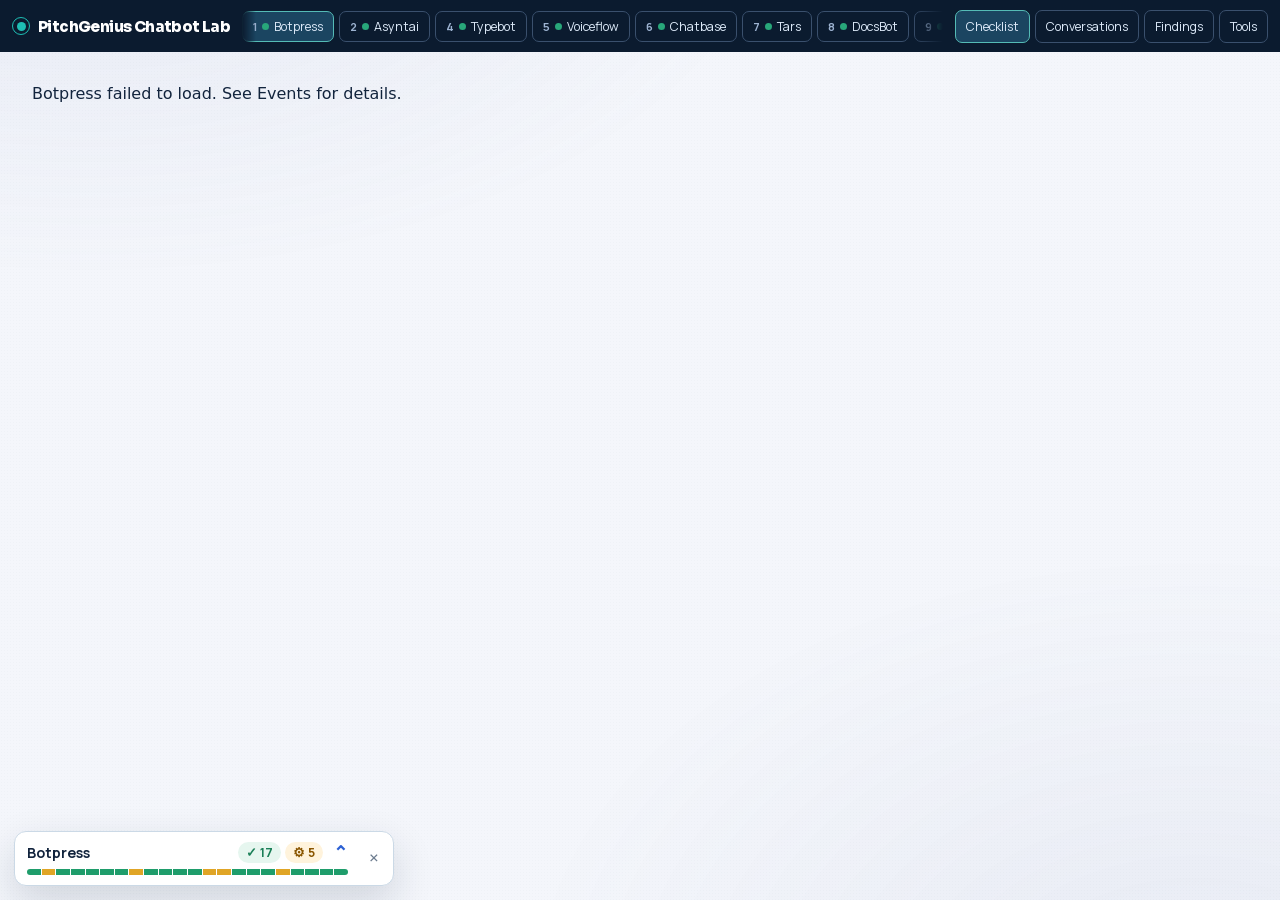
<file: index.html>
<!doctype html>
<html lang="en">
  <head>
    <meta charset="utf-8" />
    <meta name="viewport" content="width=device-width, initial-scale=1" />
    <meta name="theme-color" content="#12243d" />
    <meta name="robots" content="noindex,nofollow" />
    <title>PitchGenius Chatbot Lab</title>
    <link rel="preconnect" href="https://fonts.googleapis.com" />
    <link rel="preconnect" href="https://fonts.gstatic.com" crossorigin />
    <link
      href="https://fonts.googleapis.com/css2?family=DM+Mono:wght@400;500&display=swap"
      rel="stylesheet"
    />
    <link
      href="https://fonts.googleapis.com/css2?family=Manrope:wght@400;500;600;700;800&display=swap"
      rel="stylesheet"
    />
    <link rel="stylesheet" href="lab/shell/style.css" />
    <link rel="stylesheet" href="lab/shell/stage.css" />
    <link rel="stylesheet" href="lab/shell/drawer.css" />
    <link rel="stylesheet" href="lab/shell/overlay.css" />
    <link rel="stylesheet" href="lab/shell/panels.css" />
    <link rel="stylesheet" href="lab/shell/score.css" />
    <link rel="stylesheet" href="lab/shell/checklist.css" />
    <link rel="stylesheet" href="lab/shell/checklist-status.css" />
    <link rel="stylesheet" href="lab/shell/chipbar.css" />
    <link rel="stylesheet" href="lab/shell/responsive.css" />
  </head>
  <body>
    <div id="app" aria-live="polite"></div>
    <script type="module" src="lab/shell/app.js"></script>
  </body>
</html>
</file>
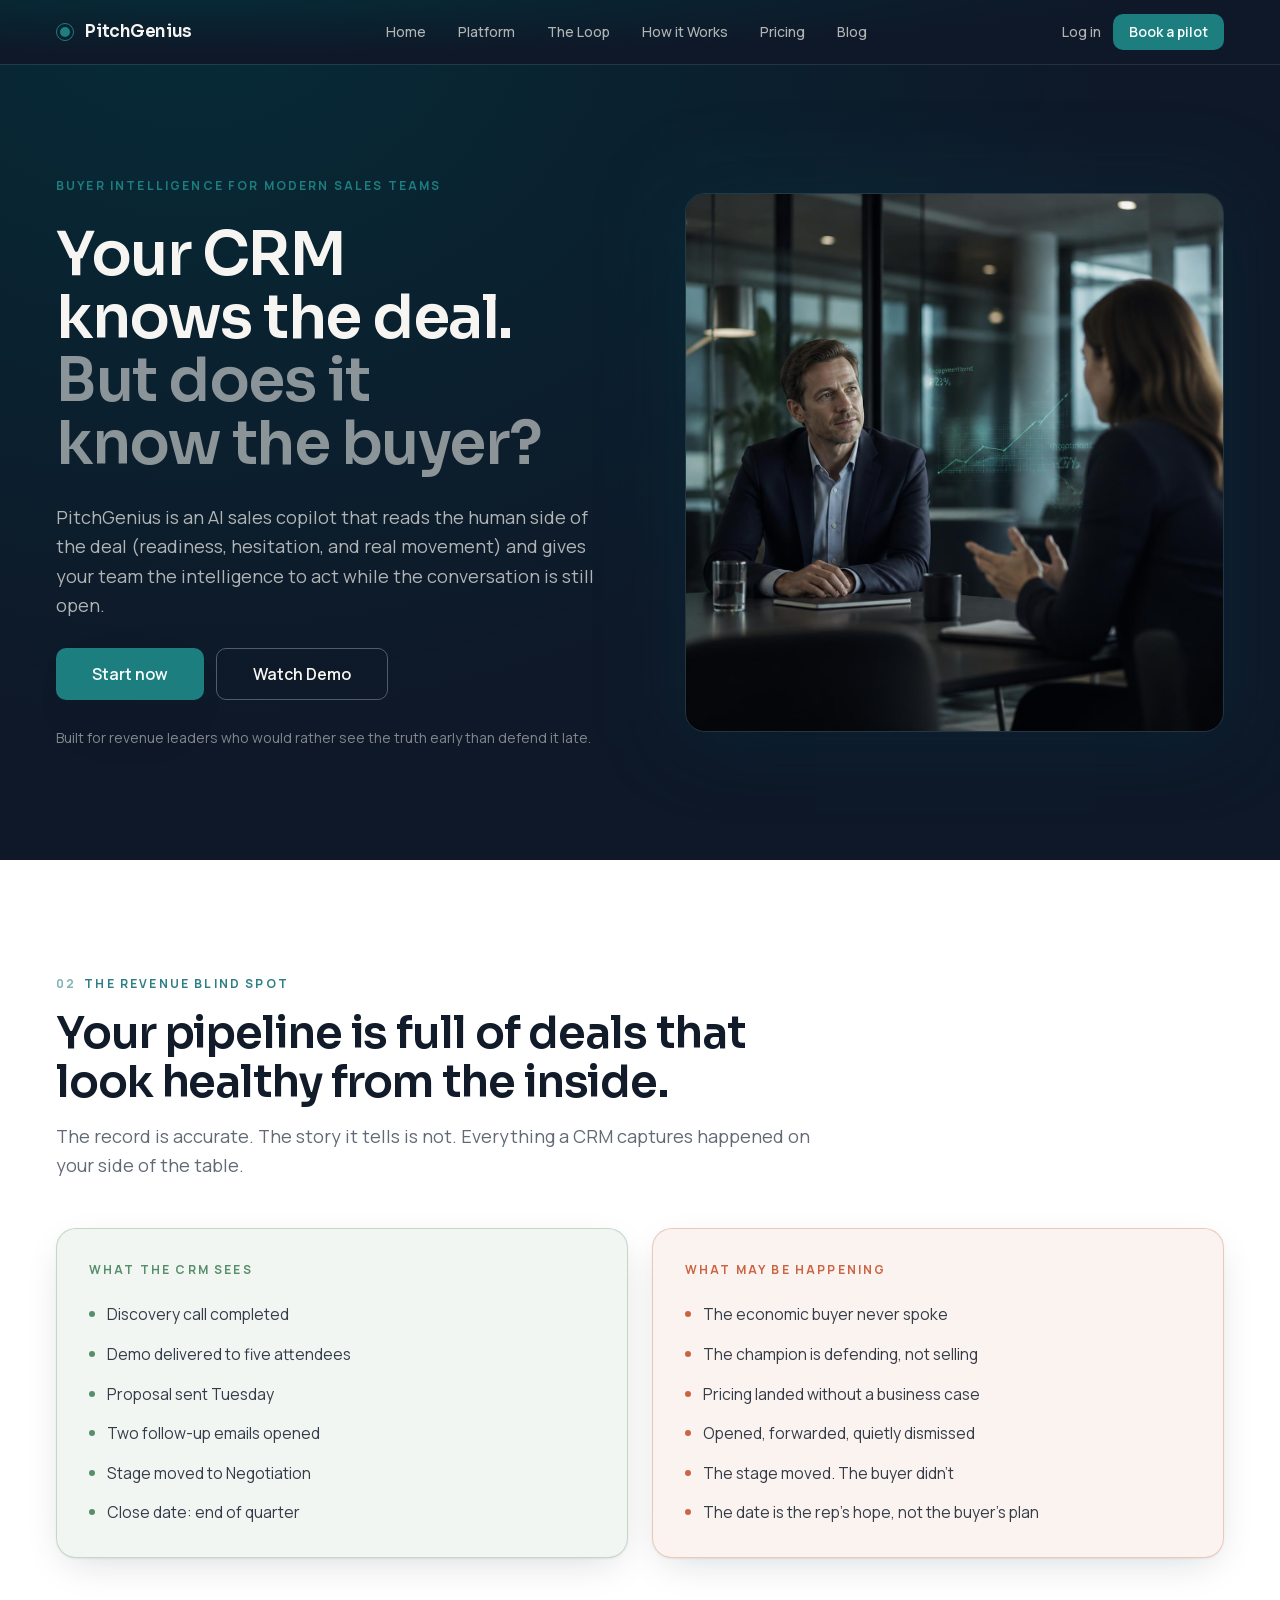
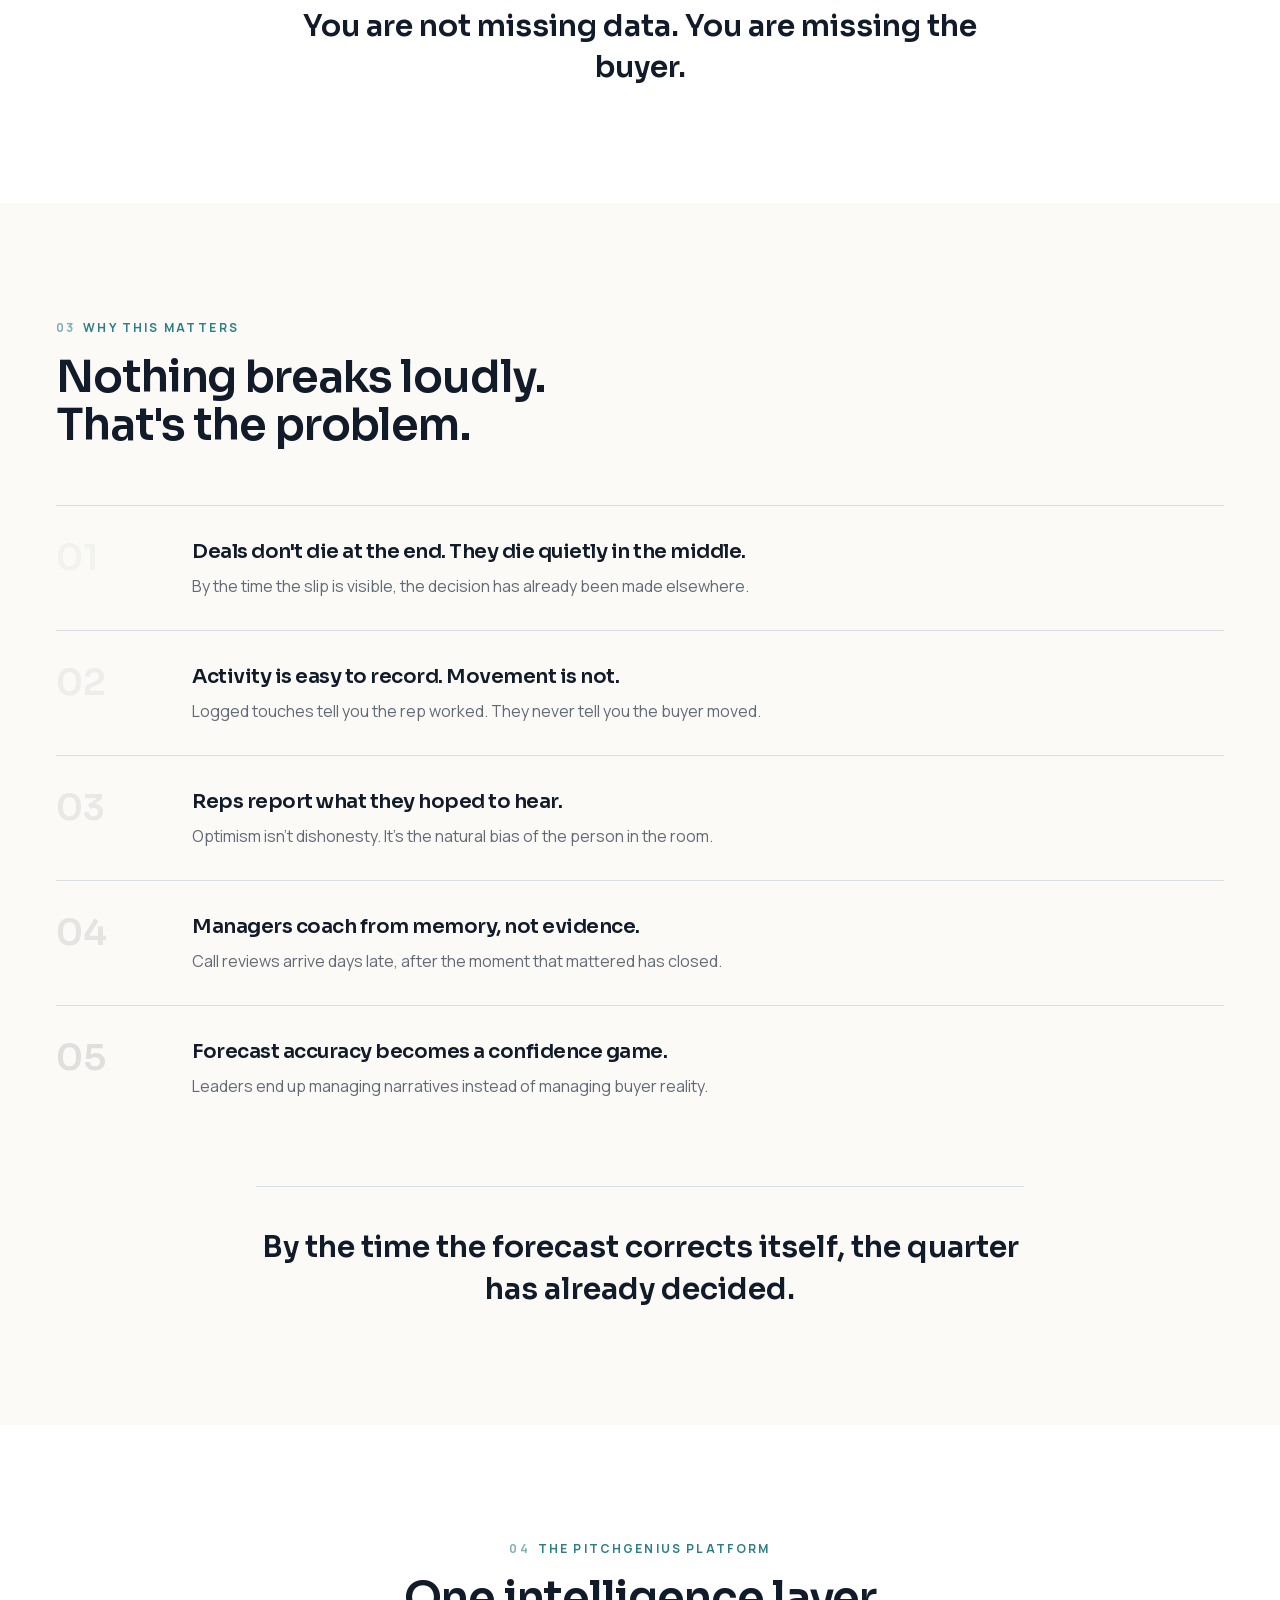
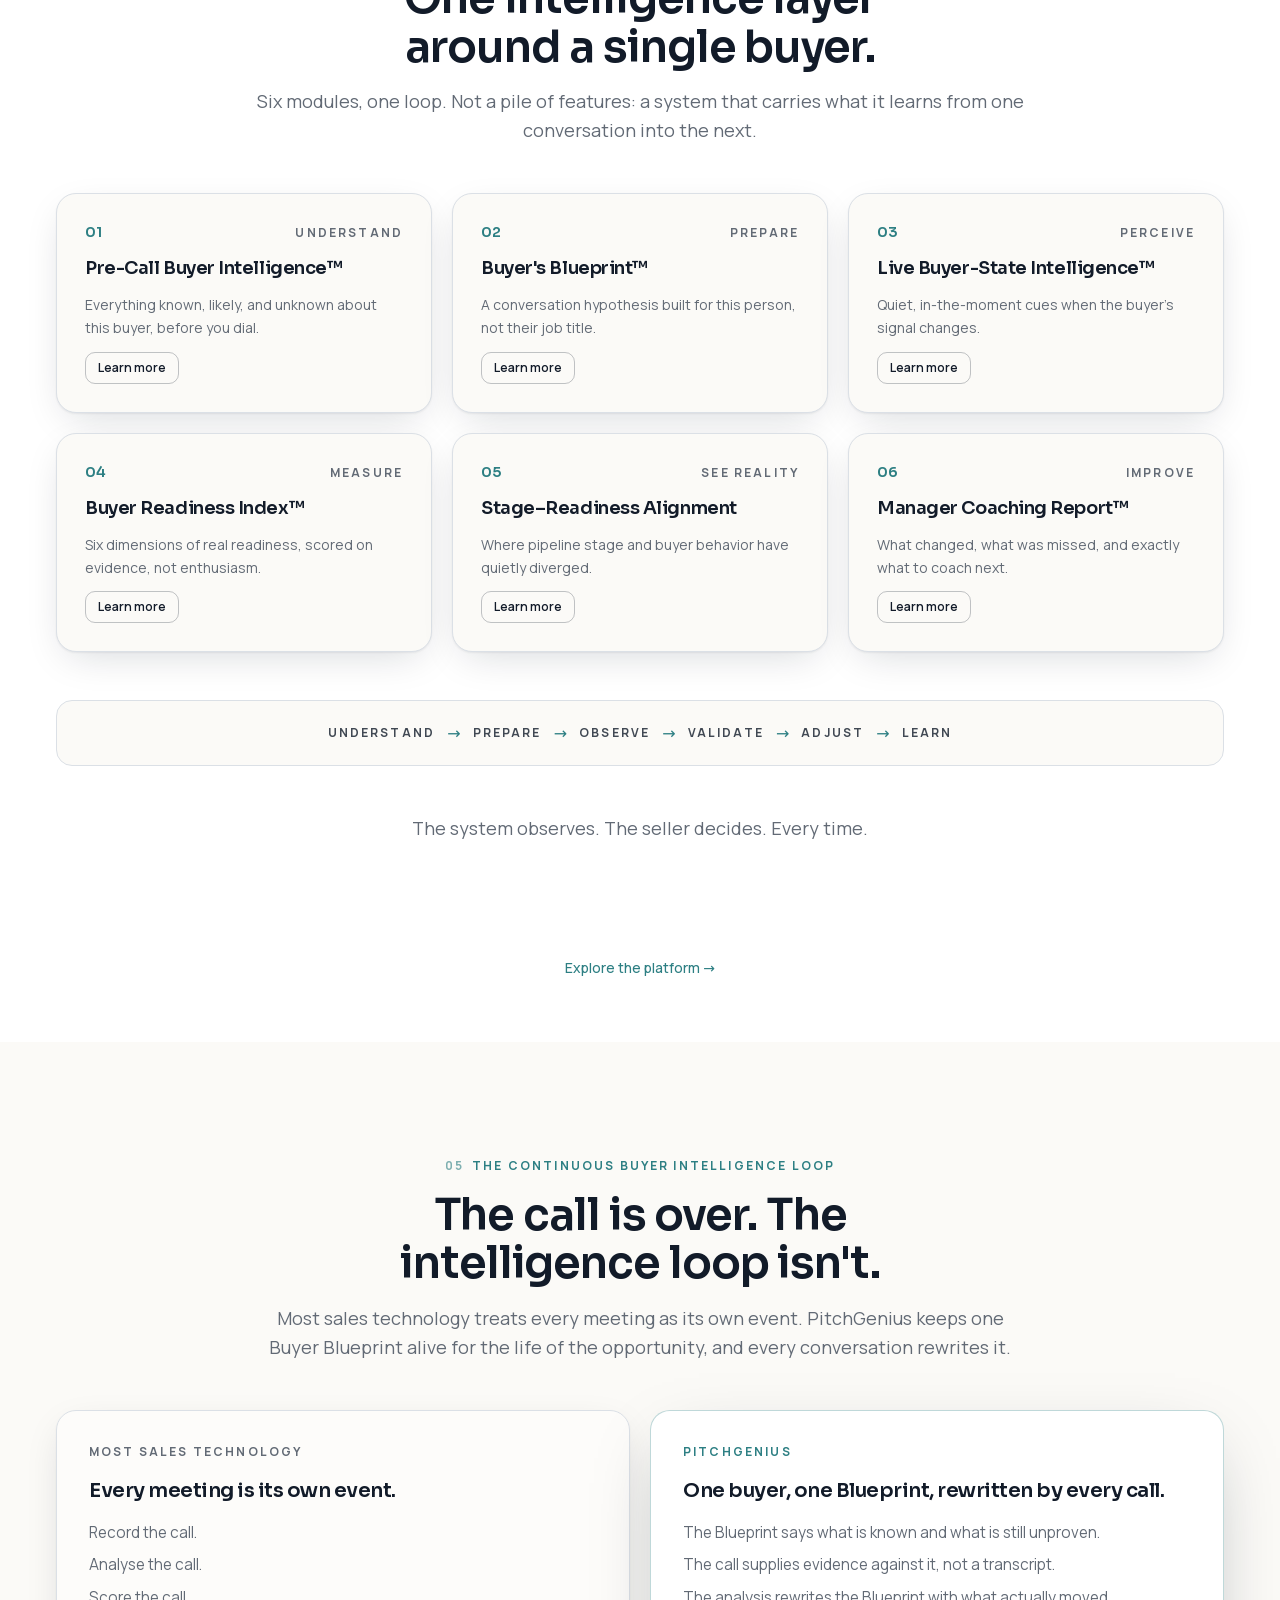
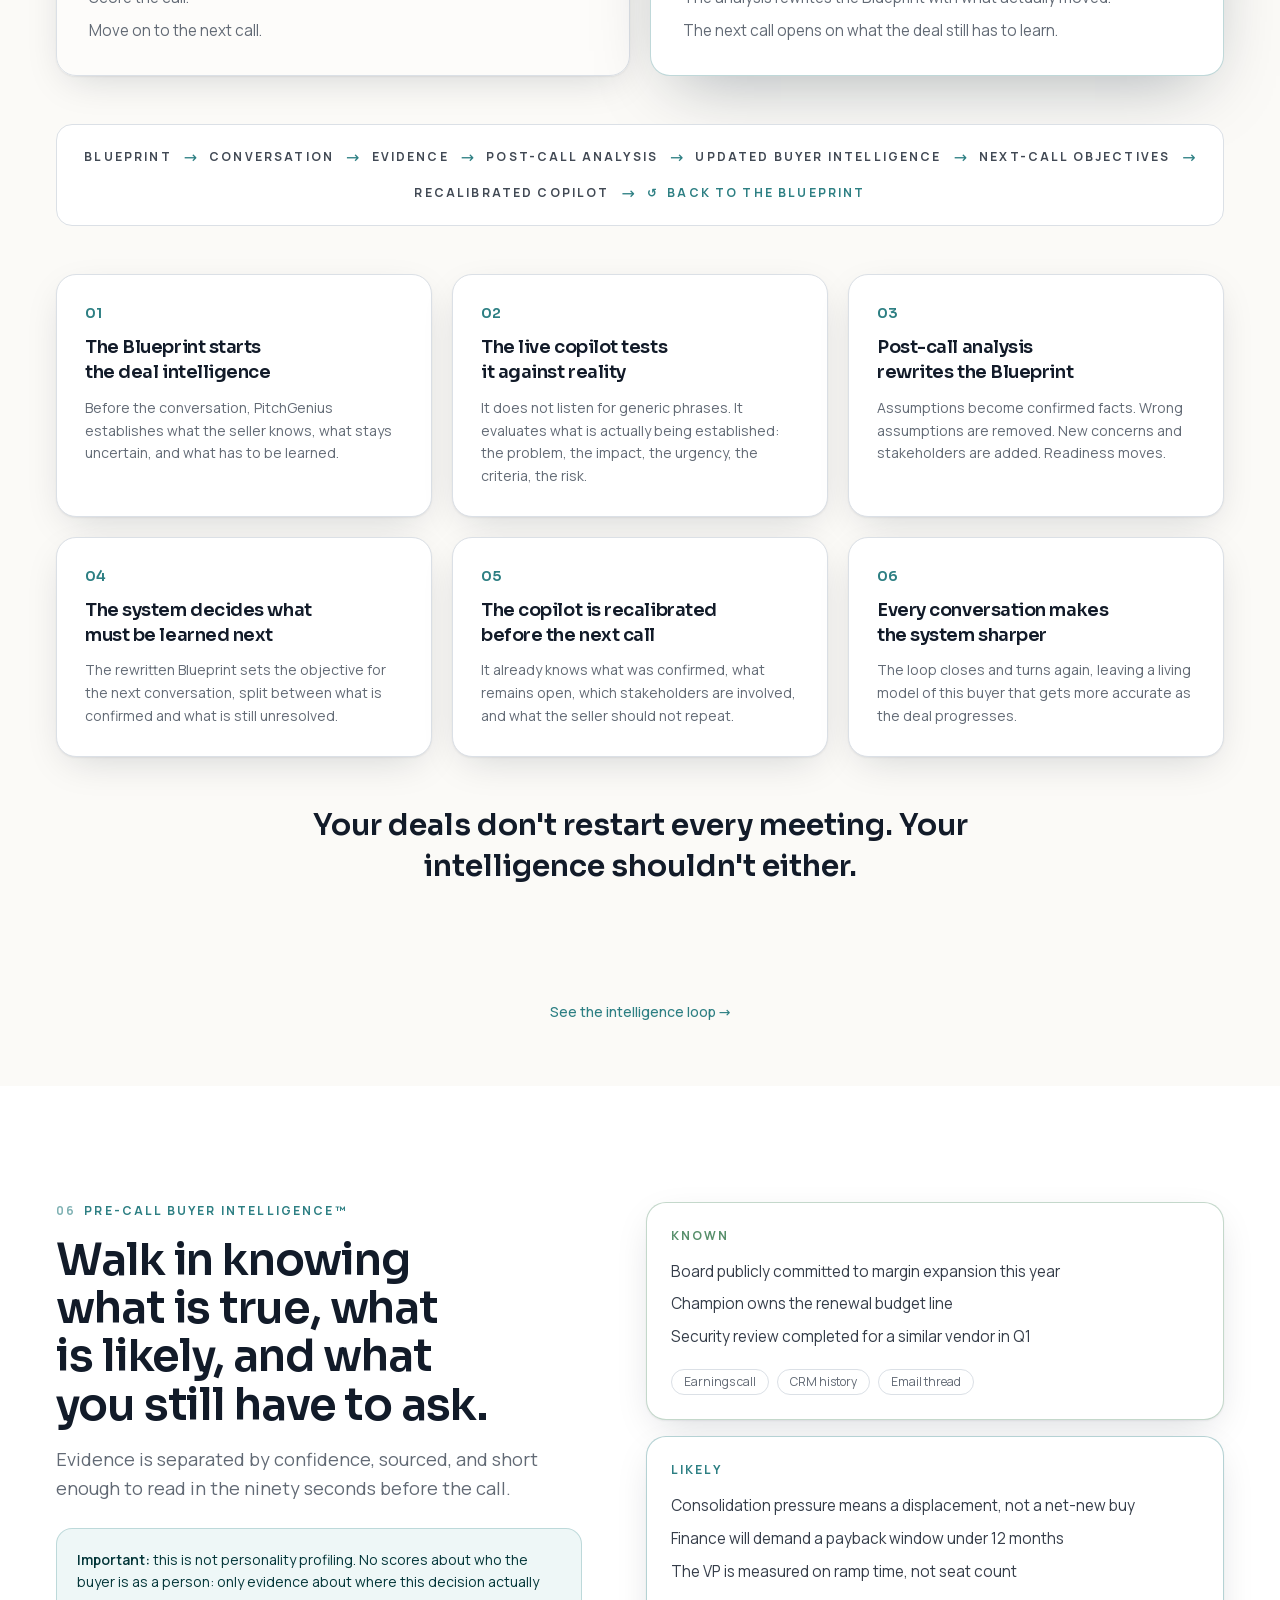
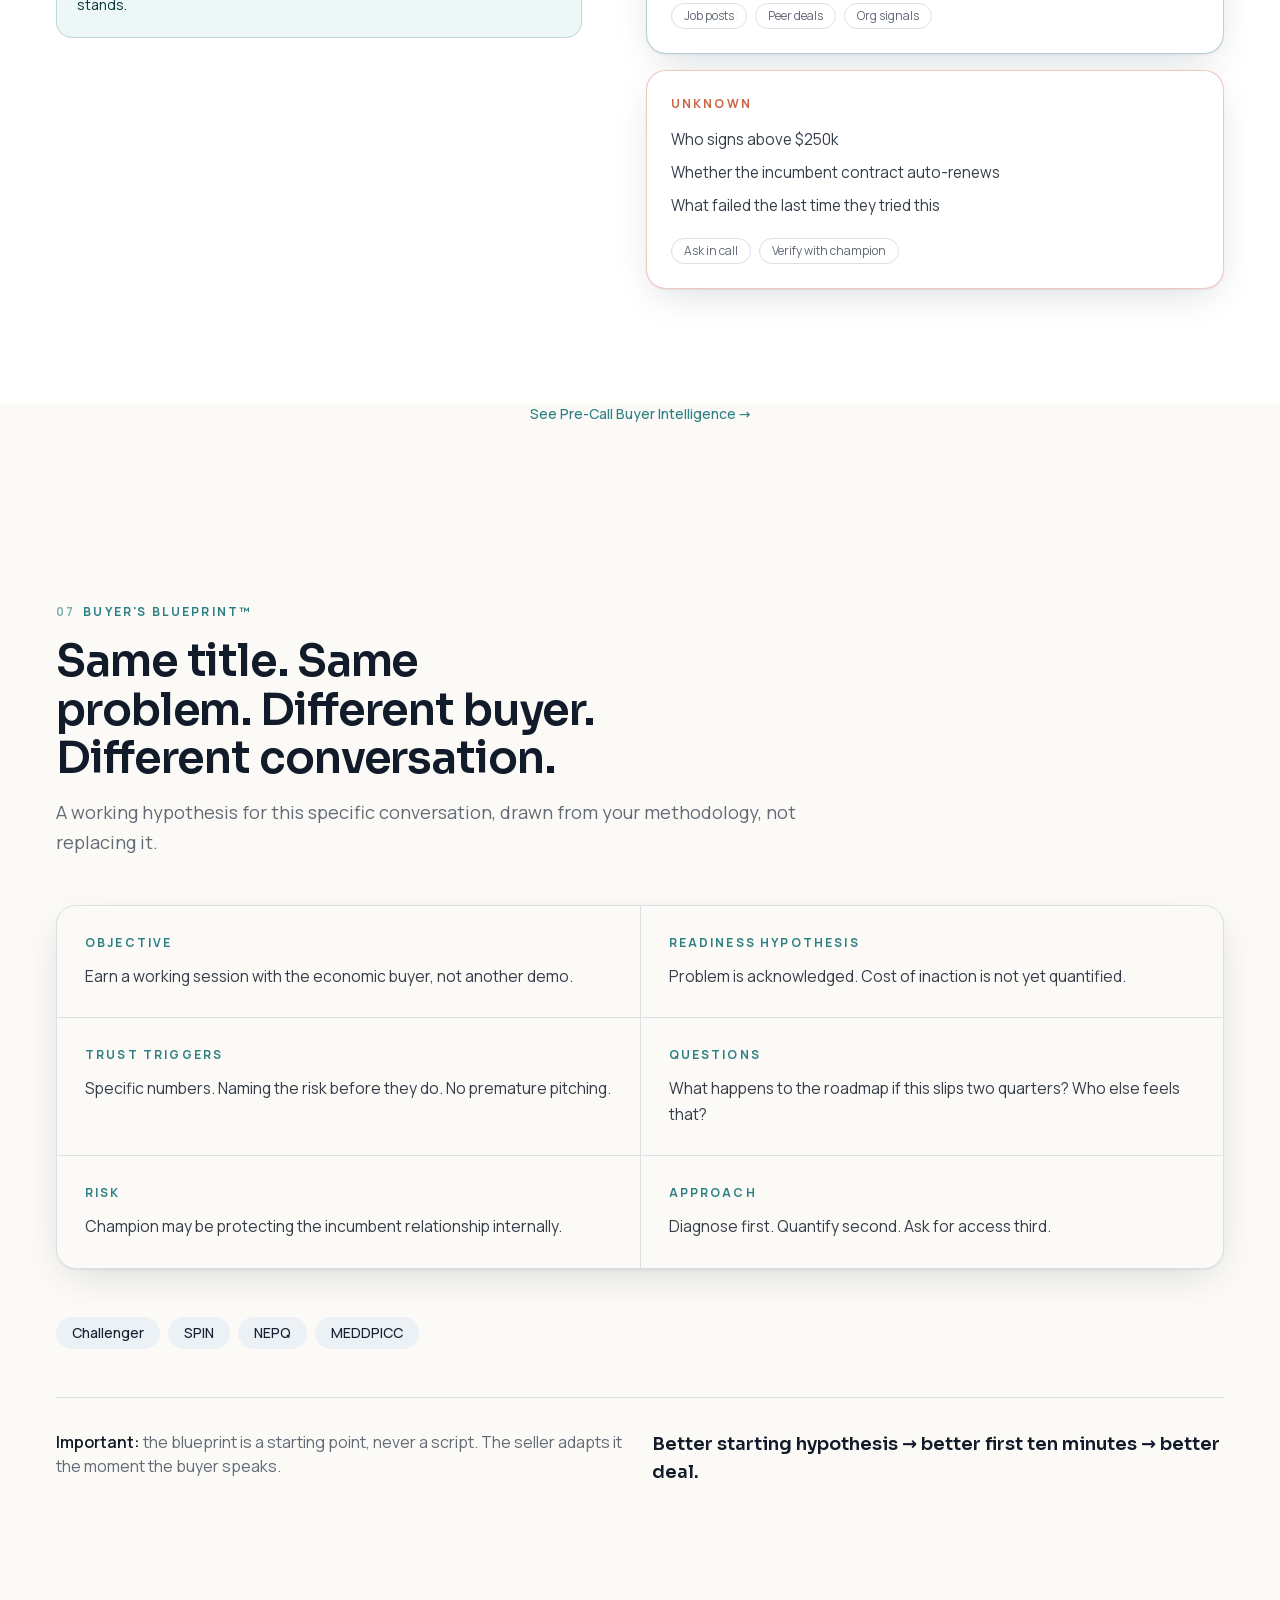
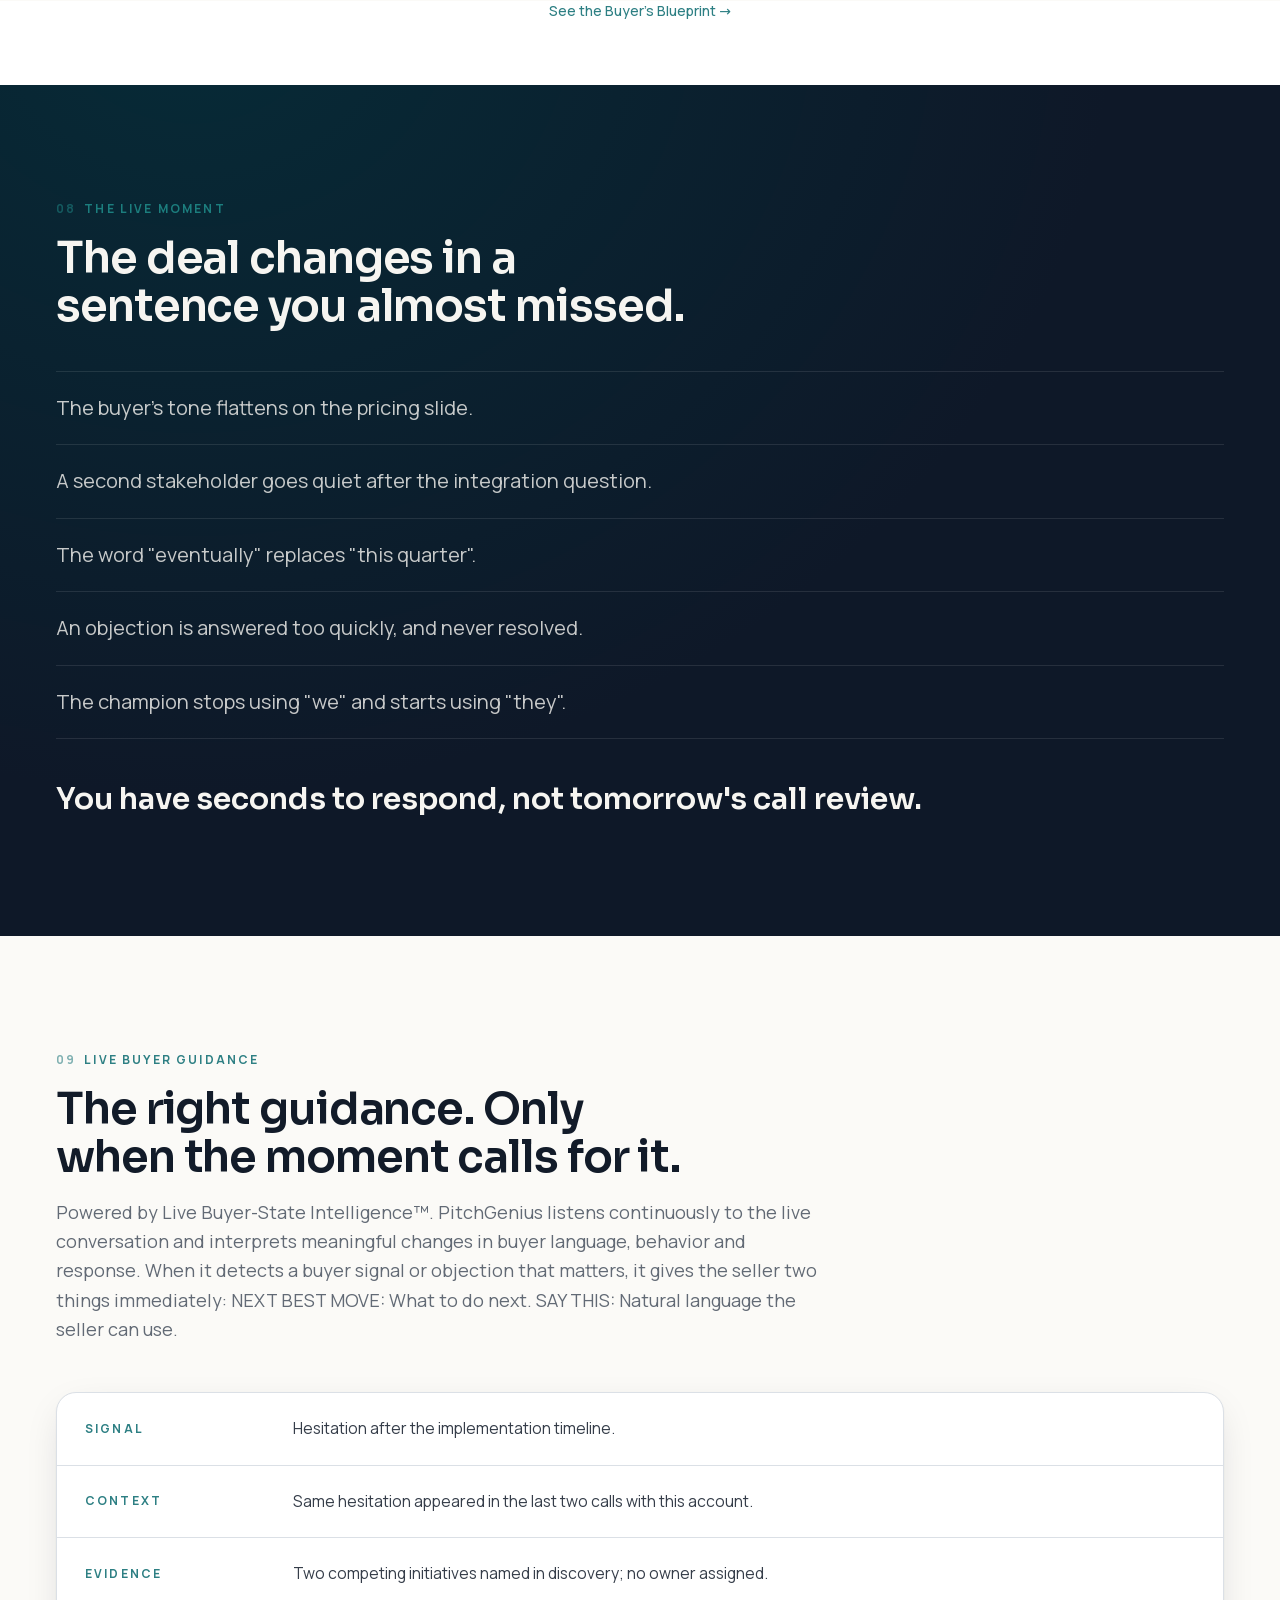
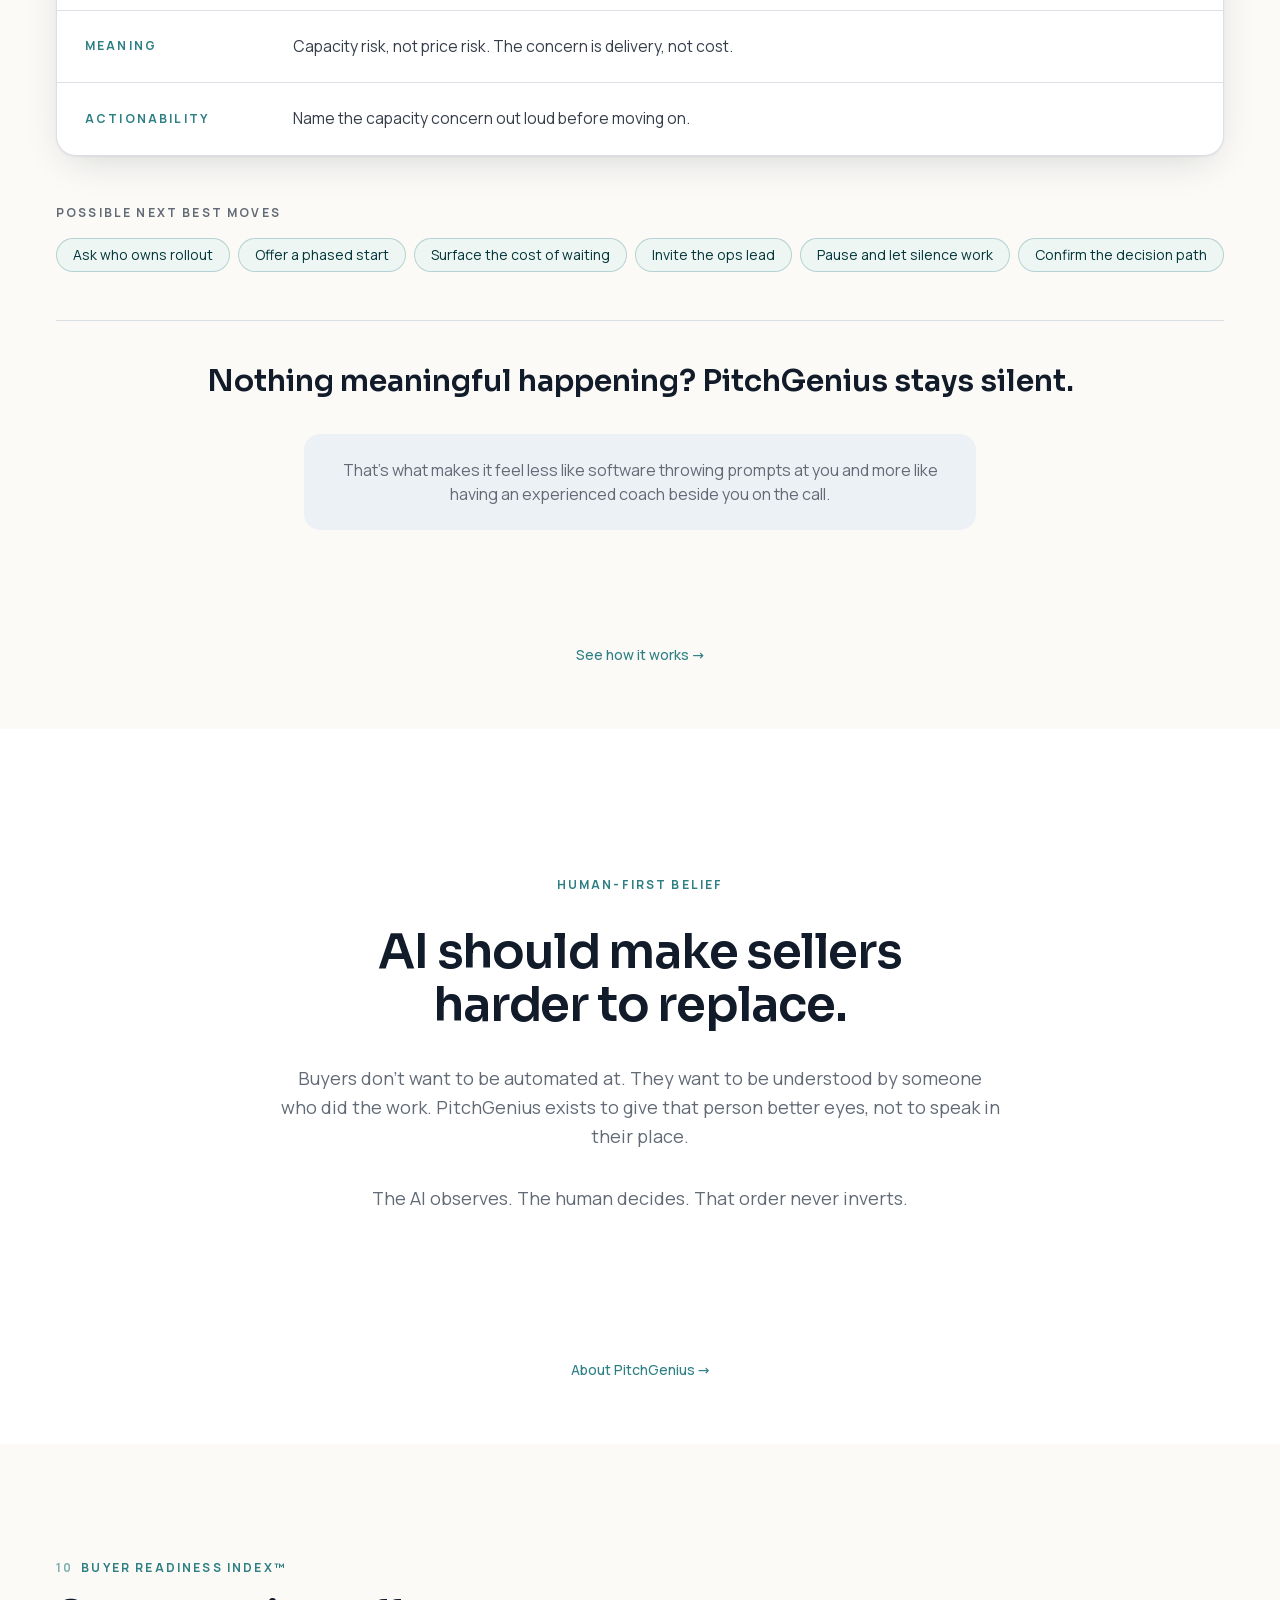
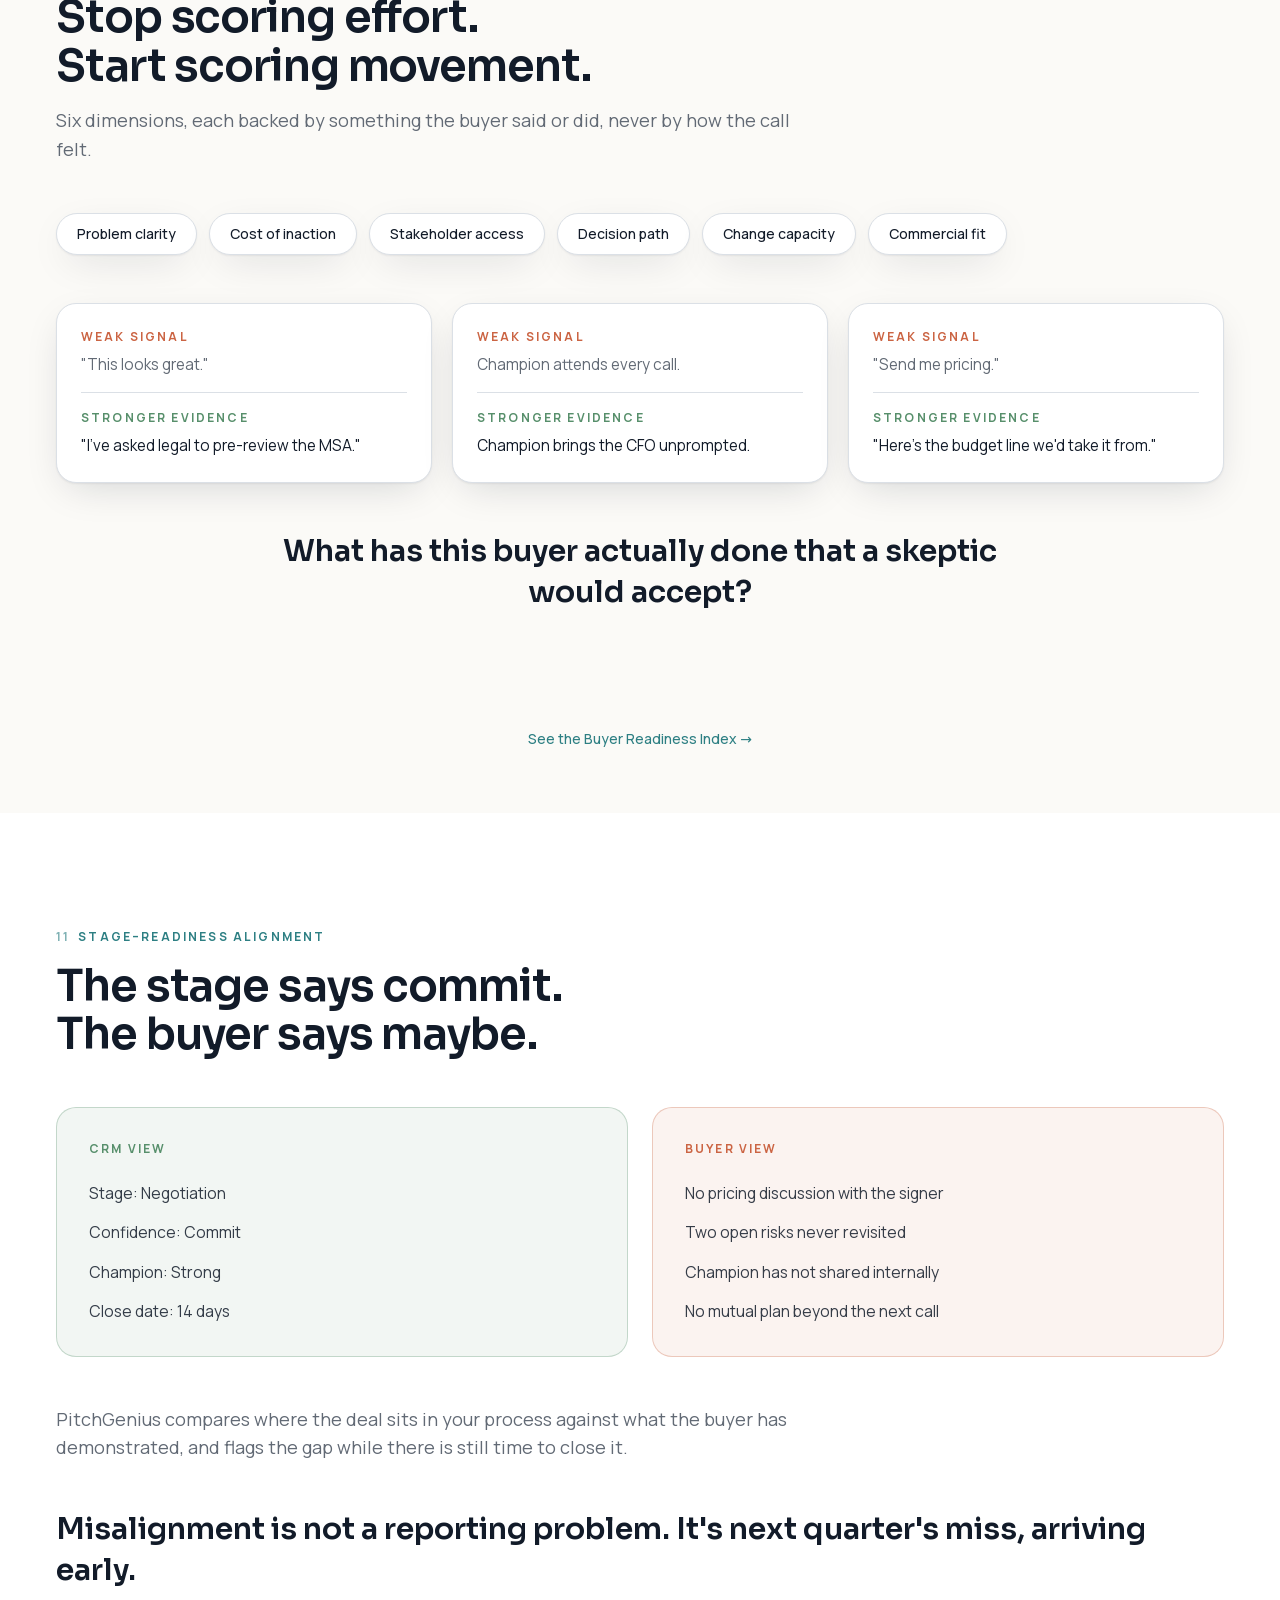
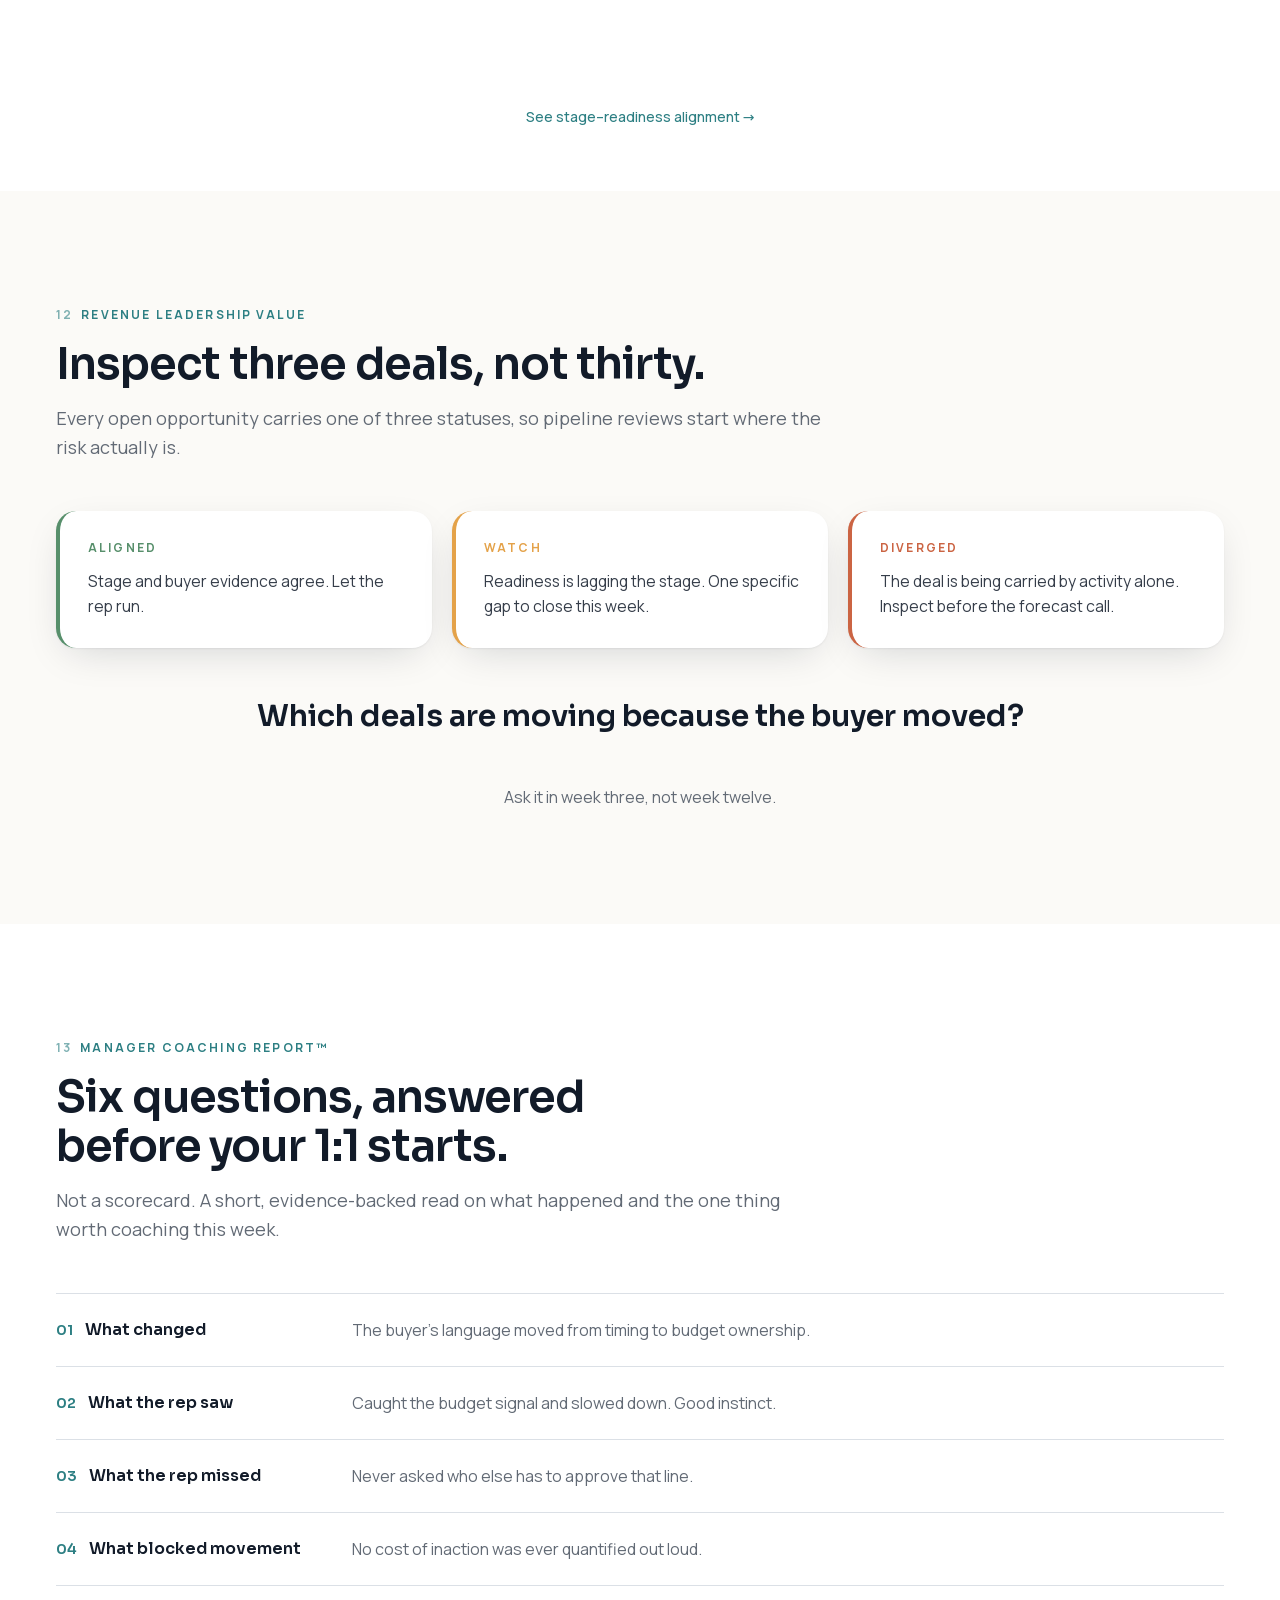
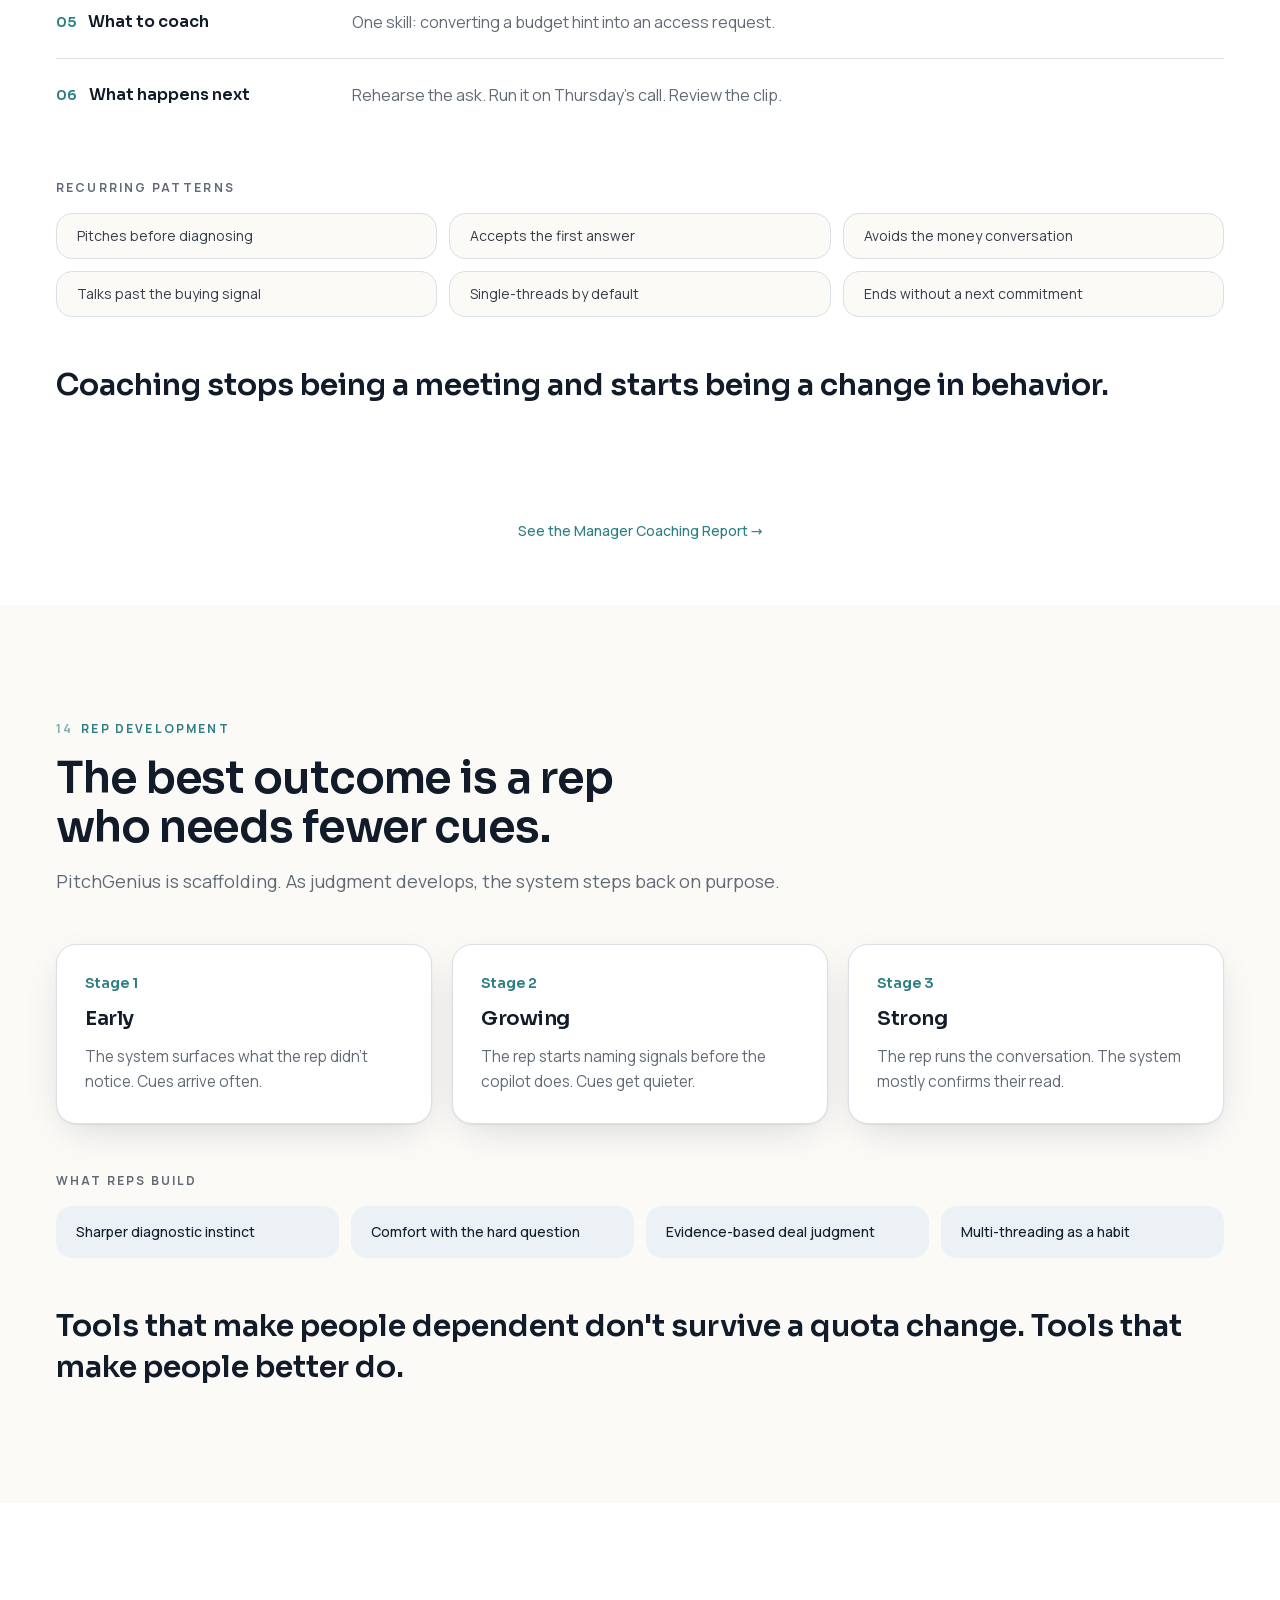
<file: home.html>
<!DOCTYPE html><html lang="en" class="pg-light" style="scroll-behavior: auto;"><head>
    <meta charset="UTF-8">
    <meta name="viewport" content="width=device-width, initial-scale=1.0">
    
    <link rel="icon" href="home-assets/images/favicon-27ed7d8f11.ico" sizes="any">
    <link rel="icon" type="image/png" href="home-assets/images/favicon-32-a921423c52.png" sizes="32x32">
    <link rel="icon" type="image/png" href="home-assets/images/favicon-64-e01717927c.png" sizes="64x64">
    <link rel="apple-touch-icon" href="home-assets/images/apple-touch-icon-a7a67fe84a.png">
    
    
    
    
    <link rel="stylesheet" href="home-assets/css/remote-208bd38d2d.css">
    
    <title>PitchGenius: Buyer Intelligence for Modern Sales Teams</title>
    <meta name="description" content="An AI sales copilot and buyer intelligence platform: PitchGenius reads the buyer, the deal and the live call, then tells your team the next question to ask.">
    <meta name="robots" content="noindex,nofollow">
    

    <meta property="og:type" content="website">
    <meta property="og:site_name" content="PitchGenius">
    <meta property="og:url" content="https://www.pitchgenius.ai/">
    <meta property="og:title" content="PitchGenius: Buyer Intelligence for Modern Sales Teams">
    <meta property="og:description" content="An AI sales copilot and buyer intelligence platform: PitchGenius reads the buyer, the deal and the live call, then tells your team the next question to ask.">
    <meta property="og:image" content="home-assets/images/og-cover-fafa2dced3.png">
    <meta property="og:image:width" content="1200">
    <meta property="og:image:height" content="630">
    <meta property="og:image:alt" content="PitchGenius — a live coach line surfacing mid-call">

    <meta name="twitter:card" content="summary_large_image">
    <meta name="twitter:title" content="PitchGenius: Buyer Intelligence for Modern Sales Teams">
    <meta name="twitter:description" content="An AI sales copilot and buyer intelligence platform: PitchGenius reads the buyer, the deal and the live call, then tells your team the next question to ask.">
    <meta name="twitter:image" content="home-assets/images/og-cover-fafa2dced3.png">
    <meta name="twitter:image:alt" content="PitchGenius — a live coach line surfacing mid-call">

    
    
    
    
    
    
    
    
    
    
    
    <link rel="stylesheet" crossorigin="" href="home-assets/css/index-C018Ds_a-fa6adbde13.css">
    <link rel="stylesheet" crossorigin="" href="home-assets/css/tailwind-C1nhOXuT-3434cb474e.css">
  </head>
  <body style="scroll-behavior: auto;">
    <div id="root"><div id="top" class="pg-site bg-background pb-20 md:pb-0"><header class="sticky top-0 z-50 border-b border-navy-foreground/10 surface-navy backdrop-blur"><div class="shell flex h-16 items-center justify-between gap-6"><a class="flex items-center gap-2.5" href="#" data-discover="true"><span class="inline-flex size-[1.15rem] items-center justify-center rounded-full border-[0.09rem] border-signal"><span class="size-[0.63rem] rounded-full bg-signal"></span></span><span class="font-display text-[1.05rem] font-semibold tracking-tight text-navy-foreground">PitchGenius</span></a><nav class="hidden items-center gap-8 md:flex" aria-label="Main"><a class="text-sm font-medium text-navy-foreground/70 transition-colors hover:text-navy-foreground" href="#" data-discover="true">Home</a><a class="text-sm font-medium text-navy-foreground/70 transition-colors hover:text-navy-foreground" href="#" data-discover="true">Platform</a><a class="text-sm font-medium text-navy-foreground/70 transition-colors hover:text-navy-foreground" href="#" data-discover="true">The Loop</a><a class="text-sm font-medium text-navy-foreground/70 transition-colors hover:text-navy-foreground" href="#" data-discover="true">How it Works</a><a class="text-sm font-medium text-navy-foreground/70 transition-colors hover:text-navy-foreground" href="#" data-discover="true">Pricing</a><a class="text-sm font-medium text-navy-foreground/70 transition-colors hover:text-navy-foreground" href="#" data-discover="true">Blog</a></nav><div class="hidden items-center gap-3 md:flex"><a class="text-sm font-medium text-navy-foreground/70 transition-colors hover:text-navy-foreground" href="#" data-discover="true">Log in</a><a class="inline-flex items-center justify-center gap-2 whitespace-nowrap rounded-md font-medium cursor-pointer transition-colors focus-visible:outline-none focus-visible:ring-1 focus-visible:ring-ring disabled:pointer-events-none disabled:opacity-50 disabled:cursor-not-allowed bg-signal text-signal-foreground font-semibold shadow-lift hover:bg-signal/90 h-9 px-4 py-2 text-sm" href="#" data-discover="true">Book a pilot</a></div><button type="button" aria-label="Open menu" aria-expanded="false" class="flex h-9 w-9 flex-col items-center justify-center gap-1.5 md:hidden"><span class="h-px w-5 bg-navy-foreground/70 transition-transform "></span><span class="h-px w-5 bg-navy-foreground/70 transition-transform "></span></button></div></header><section class="surface-navy"><div class="shell grid items-center gap-12 py-20 md:py-28 lg:grid-cols-[1.05fr_1fr] lg:gap-16" style="opacity: 1; filter: blur(0px);"><div class="flex flex-col gap-7"><p class="eyebrow text-signal">Buyer intelligence for modern sales teams</p><h1 class="text-4xl leading-[1.05] font-semibold text-navy-foreground sm:text-5xl lg:text-6xl">Your CRM knows the deal.<span class="block text-navy-foreground/55">But does it know the buyer?</span></h1><p class="max-w-xl text-lg leading-relaxed text-navy-foreground/70">PitchGenius is an AI sales copilot that reads the human side of the deal (readiness, hesitation, and real movement) and gives your team the intelligence to act while the conversation is still open.</p><div class="flex flex-col gap-3 sm:flex-row"><a class="inline-flex items-center justify-center gap-2 whitespace-nowrap rounded-md font-medium cursor-pointer transition-colors focus-visible:outline-none focus-visible:ring-1 focus-visible:ring-ring disabled:pointer-events-none disabled:opacity-50 disabled:cursor-not-allowed bg-signal text-signal-foreground font-semibold shadow-lift hover:bg-signal/90 h-13 rounded-md px-9 text-base" href="#" data-discover="true">Start now</a><a class="inline-flex items-center justify-center gap-2 whitespace-nowrap rounded-md font-medium cursor-pointer transition-colors focus-visible:outline-none focus-visible:ring-1 focus-visible:ring-ring disabled:pointer-events-none disabled:opacity-50 disabled:cursor-not-allowed border border-navy-foreground/30 bg-transparent text-navy-foreground font-semibold hover:bg-navy-foreground/10 h-13 rounded-md px-9 text-base" href="#" data-discover="true">Watch Demo</a></div><p class="text-sm text-navy-foreground/50">Built for revenue leaders who would rather see the truth early than defend it late.</p></div><div class="relative"><div class="absolute -inset-4 rounded-3xl bg-signal/10 blur-2xl" aria-hidden="true"></div><img alt="Two sales professionals in conversation with subtle buyer signal overlays" width="1280" height="1280" class="relative w-full rounded-2xl border border-navy-foreground/10 object-cover shadow-lift" src="home-assets/images/hero-conversation-6be9f10ae2.jpg"></div></div></section><section class="section-pad bg-card"><div class="shell flex flex-col gap-12"><div class="max-w-3xl flex flex-col gap-4"><p class="eyebrow text-primary"><span class="mr-2 opacity-60">02</span>The revenue blind spot</p><h2 class="text-3xl leading-[1.1] font-semibold sm:text-4xl md:text-[2.75rem] text-foreground">Your pipeline is full of deals that look healthy from the inside.</h2><p class="text-lg leading-relaxed text-muted-foreground">The record is accurate. The story it tells is not. Everything a CRM captures happened on your side of the table.</p></div><div class="grid gap-6 lg:grid-cols-2"><div class="rounded-2xl border border-steady/30 bg-steady/8 p-8 shadow-card"><p class="eyebrow text-steady">What the CRM sees</p><ul class="mt-6 flex flex-col gap-4"><li class="flex gap-3 text-[0.98rem] text-foreground/85"><span class="mt-2 size-1.5 shrink-0 rounded-full bg-steady"></span>Discovery call completed</li><li class="flex gap-3 text-[0.98rem] text-foreground/85"><span class="mt-2 size-1.5 shrink-0 rounded-full bg-steady"></span>Demo delivered to five attendees</li><li class="flex gap-3 text-[0.98rem] text-foreground/85"><span class="mt-2 size-1.5 shrink-0 rounded-full bg-steady"></span>Proposal sent Tuesday</li><li class="flex gap-3 text-[0.98rem] text-foreground/85"><span class="mt-2 size-1.5 shrink-0 rounded-full bg-steady"></span>Two follow-up emails opened</li><li class="flex gap-3 text-[0.98rem] text-foreground/85"><span class="mt-2 size-1.5 shrink-0 rounded-full bg-steady"></span>Stage moved to Negotiation</li><li class="flex gap-3 text-[0.98rem] text-foreground/85"><span class="mt-2 size-1.5 shrink-0 rounded-full bg-steady"></span>Close date: end of quarter</li></ul></div><div class="rounded-2xl border border-risk/30 bg-risk/8 p-8 shadow-card"><p class="eyebrow text-risk">What may be happening</p><ul class="mt-6 flex flex-col gap-4"><li class="flex gap-3 text-[0.98rem] text-foreground/85"><span class="mt-2 size-1.5 shrink-0 rounded-full bg-risk"></span>The economic buyer never spoke</li><li class="flex gap-3 text-[0.98rem] text-foreground/85"><span class="mt-2 size-1.5 shrink-0 rounded-full bg-risk"></span>The champion is defending, not selling</li><li class="flex gap-3 text-[0.98rem] text-foreground/85"><span class="mt-2 size-1.5 shrink-0 rounded-full bg-risk"></span>Pricing landed without a business case</li><li class="flex gap-3 text-[0.98rem] text-foreground/85"><span class="mt-2 size-1.5 shrink-0 rounded-full bg-risk"></span>Opened, forwarded, quietly dismissed</li><li class="flex gap-3 text-[0.98rem] text-foreground/85"><span class="mt-2 size-1.5 shrink-0 rounded-full bg-risk"></span>The stage moved. The buyer didn't</li><li class="flex gap-3 text-[0.98rem] text-foreground/85"><span class="mt-2 size-1.5 shrink-0 rounded-full bg-risk"></span>The date is the rep's hope, not the buyer's plan</li></ul></div></div><p class="mx-auto max-w-3xl text-center font-display text-2xl leading-snug font-semibold text-foreground sm:text-3xl">You are not missing data. You are missing the buyer.</p></div></section><section class="section-pad bg-background"><div class="shell flex flex-col gap-14"><div class="max-w-3xl flex flex-col gap-4"><p class="eyebrow text-primary"><span class="mr-2 opacity-60">03</span>Why this matters</p><h2 class="text-3xl leading-[1.1] font-semibold sm:text-4xl md:text-[2.75rem] text-foreground">Nothing breaks loudly. That's the problem.</h2></div><ol class="flex flex-col"><li class="grid gap-4 border-t border-border py-8 sm:grid-cols-[6rem_1fr] sm:gap-10"><span class="font-display text-4xl font-semibold text-foreground/15" style="opacity: 0.25;">01</span><div class="flex flex-col gap-2"><h3 class="text-xl font-semibold text-foreground">Deals don't die at the end. They die quietly in the middle.</h3><p class="text-muted-foreground">By the time the slip is visible, the decision has already been made elsewhere.</p></div></li><li class="grid gap-4 border-t border-border py-8 sm:grid-cols-[6rem_1fr] sm:gap-10"><span class="font-display text-4xl font-semibold text-foreground/15" style="opacity: 0.39;">02</span><div class="flex flex-col gap-2"><h3 class="text-xl font-semibold text-foreground">Activity is easy to record. Movement is not.</h3><p class="text-muted-foreground">Logged touches tell you the rep worked. They never tell you the buyer moved.</p></div></li><li class="grid gap-4 border-t border-border py-8 sm:grid-cols-[6rem_1fr] sm:gap-10"><span class="font-display text-4xl font-semibold text-foreground/15" style="opacity: 0.53;">03</span><div class="flex flex-col gap-2"><h3 class="text-xl font-semibold text-foreground">Reps report what they hoped to hear.</h3><p class="text-muted-foreground">Optimism isn't dishonesty. It's the natural bias of the person in the room.</p></div></li><li class="grid gap-4 border-t border-border py-8 sm:grid-cols-[6rem_1fr] sm:gap-10"><span class="font-display text-4xl font-semibold text-foreground/15" style="opacity: 0.67;">04</span><div class="flex flex-col gap-2"><h3 class="text-xl font-semibold text-foreground">Managers coach from memory, not evidence.</h3><p class="text-muted-foreground">Call reviews arrive days late, after the moment that mattered has closed.</p></div></li><li class="grid gap-4 border-t border-border py-8 sm:grid-cols-[6rem_1fr] sm:gap-10"><span class="font-display text-4xl font-semibold text-foreground/15" style="opacity: 0.81;">05</span><div class="flex flex-col gap-2"><h3 class="text-xl font-semibold text-foreground">Forecast accuracy becomes a confidence game.</h3><p class="text-muted-foreground">Leaders end up managing narratives instead of managing buyer reality.</p></div></li></ol><blockquote class="mx-auto max-w-3xl border-t border-border pt-10 text-center font-display text-2xl leading-snug font-semibold text-foreground sm:text-3xl">By the time the forecast corrects itself, the quarter has already decided.</blockquote></div></section><section id="platform" class="section-pad bg-card"><div class="shell flex flex-col gap-12"><div class="mx-auto max-w-3xl text-center flex flex-col gap-4"><p class="eyebrow text-primary"><span class="mr-2 opacity-60">04</span>The PitchGenius platform</p><h2 class="text-3xl leading-[1.1] font-semibold sm:text-4xl md:text-[2.75rem] text-foreground">One intelligence layer around a single buyer.</h2><p class="text-lg leading-relaxed text-muted-foreground">Six modules, one loop. Not a pile of features: a system that carries what it learns from one conversation into the next.</p></div><div class="grid gap-5 md:grid-cols-2 lg:grid-cols-3"><article class="flex flex-col gap-3 rounded-2xl border border-border bg-background p-7 shadow-card transition-shadow hover:shadow-lift"><div class="flex items-baseline justify-between"><span class="font-display text-sm font-semibold text-primary">01</span><span class="eyebrow text-muted-foreground">Understand</span></div><h3 class="text-lg font-semibold text-foreground"><a class="underline-offset-4 hover:text-primary hover:underline" href="#" data-discover="true">Pre-Call Buyer Intelligence™</a></h3><p class="text-sm leading-relaxed text-muted-foreground">Everything known, likely, and unknown about this buyer, before you dial.</p><a aria-label="Learn more: Pre-Call Buyer Intelligence™" class="inline-flex items-center justify-center gap-2 whitespace-nowrap rounded-md font-medium cursor-pointer transition-colors focus-visible:outline-none focus-visible:ring-1 focus-visible:ring-ring disabled:pointer-events-none disabled:opacity-50 disabled:cursor-not-allowed border border-navy/25 bg-transparent text-foreground font-semibold hover:bg-navy/5 h-8 rounded-md px-3 text-xs mt-auto self-start" href="#" data-discover="true">Learn more</a></article><article class="flex flex-col gap-3 rounded-2xl border border-border bg-background p-7 shadow-card transition-shadow hover:shadow-lift"><div class="flex items-baseline justify-between"><span class="font-display text-sm font-semibold text-primary">02</span><span class="eyebrow text-muted-foreground">Prepare</span></div><h3 class="text-lg font-semibold text-foreground"><a class="underline-offset-4 hover:text-primary hover:underline" href="#" data-discover="true">Buyer's Blueprint™</a></h3><p class="text-sm leading-relaxed text-muted-foreground">A conversation hypothesis built for this person, not their job title.</p><a aria-label="Learn more: Buyer's Blueprint™" class="inline-flex items-center justify-center gap-2 whitespace-nowrap rounded-md font-medium cursor-pointer transition-colors focus-visible:outline-none focus-visible:ring-1 focus-visible:ring-ring disabled:pointer-events-none disabled:opacity-50 disabled:cursor-not-allowed border border-navy/25 bg-transparent text-foreground font-semibold hover:bg-navy/5 h-8 rounded-md px-3 text-xs mt-auto self-start" href="#" data-discover="true">Learn more</a></article><article class="flex flex-col gap-3 rounded-2xl border border-border bg-background p-7 shadow-card transition-shadow hover:shadow-lift"><div class="flex items-baseline justify-between"><span class="font-display text-sm font-semibold text-primary">03</span><span class="eyebrow text-muted-foreground">Perceive</span></div><h3 class="text-lg font-semibold text-foreground"><a class="underline-offset-4 hover:text-primary hover:underline" href="#" data-discover="true">Live Buyer-State Intelligence™</a></h3><p class="text-sm leading-relaxed text-muted-foreground">Quiet, in-the-moment cues when the buyer's signal changes.</p><a aria-label="Learn more: Live Buyer-State Intelligence™" class="inline-flex items-center justify-center gap-2 whitespace-nowrap rounded-md font-medium cursor-pointer transition-colors focus-visible:outline-none focus-visible:ring-1 focus-visible:ring-ring disabled:pointer-events-none disabled:opacity-50 disabled:cursor-not-allowed border border-navy/25 bg-transparent text-foreground font-semibold hover:bg-navy/5 h-8 rounded-md px-3 text-xs mt-auto self-start" href="#" data-discover="true">Learn more</a></article><article class="flex flex-col gap-3 rounded-2xl border border-border bg-background p-7 shadow-card transition-shadow hover:shadow-lift"><div class="flex items-baseline justify-between"><span class="font-display text-sm font-semibold text-primary">04</span><span class="eyebrow text-muted-foreground">Measure</span></div><h3 class="text-lg font-semibold text-foreground"><a class="underline-offset-4 hover:text-primary hover:underline" href="#" data-discover="true">Buyer Readiness Index™</a></h3><p class="text-sm leading-relaxed text-muted-foreground">Six dimensions of real readiness, scored on evidence, not enthusiasm.</p><a aria-label="Learn more: Buyer Readiness Index™" class="inline-flex items-center justify-center gap-2 whitespace-nowrap rounded-md font-medium cursor-pointer transition-colors focus-visible:outline-none focus-visible:ring-1 focus-visible:ring-ring disabled:pointer-events-none disabled:opacity-50 disabled:cursor-not-allowed border border-navy/25 bg-transparent text-foreground font-semibold hover:bg-navy/5 h-8 rounded-md px-3 text-xs mt-auto self-start" href="#" data-discover="true">Learn more</a></article><article class="flex flex-col gap-3 rounded-2xl border border-border bg-background p-7 shadow-card transition-shadow hover:shadow-lift"><div class="flex items-baseline justify-between"><span class="font-display text-sm font-semibold text-primary">05</span><span class="eyebrow text-muted-foreground">See reality</span></div><h3 class="text-lg font-semibold text-foreground"><a class="underline-offset-4 hover:text-primary hover:underline" href="#" data-discover="true">Stage–Readiness Alignment</a></h3><p class="text-sm leading-relaxed text-muted-foreground">Where pipeline stage and buyer behavior have quietly diverged.</p><a aria-label="Learn more: Stage–Readiness Alignment" class="inline-flex items-center justify-center gap-2 whitespace-nowrap rounded-md font-medium cursor-pointer transition-colors focus-visible:outline-none focus-visible:ring-1 focus-visible:ring-ring disabled:pointer-events-none disabled:opacity-50 disabled:cursor-not-allowed border border-navy/25 bg-transparent text-foreground font-semibold hover:bg-navy/5 h-8 rounded-md px-3 text-xs mt-auto self-start" href="#" data-discover="true">Learn more</a></article><article class="flex flex-col gap-3 rounded-2xl border border-border bg-background p-7 shadow-card transition-shadow hover:shadow-lift"><div class="flex items-baseline justify-between"><span class="font-display text-sm font-semibold text-primary">06</span><span class="eyebrow text-muted-foreground">Improve</span></div><h3 class="text-lg font-semibold text-foreground"><a class="underline-offset-4 hover:text-primary hover:underline" href="#" data-discover="true">Manager Coaching Report™</a></h3><p class="text-sm leading-relaxed text-muted-foreground">What changed, what was missed, and exactly what to coach next.</p><a aria-label="Learn more: Manager Coaching Report™" class="inline-flex items-center justify-center gap-2 whitespace-nowrap rounded-md font-medium cursor-pointer transition-colors focus-visible:outline-none focus-visible:ring-1 focus-visible:ring-ring disabled:pointer-events-none disabled:opacity-50 disabled:cursor-not-allowed border border-navy/25 bg-transparent text-foreground font-semibold hover:bg-navy/5 h-8 rounded-md px-3 text-xs mt-auto self-start" href="#" data-discover="true">Learn more</a></article></div><div class="flex flex-wrap items-center justify-center gap-x-3 gap-y-2 rounded-xl border border-border bg-background px-6 py-5"><span class="flex items-center gap-3"><span class="eyebrow text-foreground/80">Understand</span><span class="text-primary">→</span></span><span class="flex items-center gap-3"><span class="eyebrow text-foreground/80">Prepare</span><span class="text-primary">→</span></span><span class="flex items-center gap-3"><span class="eyebrow text-foreground/80">Observe</span><span class="text-primary">→</span></span><span class="flex items-center gap-3"><span class="eyebrow text-foreground/80">Validate</span><span class="text-primary">→</span></span><span class="flex items-center gap-3"><span class="eyebrow text-foreground/80">Adjust</span><span class="text-primary">→</span></span><span class="flex items-center gap-3"><span class="eyebrow text-foreground/80">Learn</span></span></div><p class="mx-auto max-w-2xl text-center text-lg text-muted-foreground">The system observes. The seller decides. Every time.</p></div></section><div class="bg-card pb-16"><div class="shell"><div class="flex justify-center"><a class="text-sm font-medium text-primary underline-offset-4 hover:underline" href="#" data-discover="true">Explore the platform →</a></div></div></div><section id="intelligence-loop" class="section-pad scroll-mt-24 bg-background"><div class="shell flex flex-col gap-12"><div class="mx-auto max-w-3xl text-center flex flex-col gap-4"><p class="eyebrow text-primary"><span class="mr-2 opacity-60">05</span>The continuous buyer intelligence loop</p><h2 class="text-3xl leading-[1.1] font-semibold sm:text-4xl md:text-[2.75rem] text-foreground">The call is over. The intelligence loop isn't.</h2><p class="text-lg leading-relaxed text-muted-foreground">Most sales technology treats every meeting as its own event. PitchGenius keeps one Buyer Blueprint alive for the life of the opportunity, and every conversation rewrites it.</p></div><div class="grid gap-5 lg:grid-cols-2"><article class="flex flex-col gap-4 rounded-2xl border p-8 border-border bg-card/40 shadow-card"><p class="eyebrow text-muted-foreground">Most sales technology</p><h3 class="font-display text-xl leading-snug font-semibold text-foreground">Every meeting is its own event.</h3><ul class="flex flex-col gap-2"><li class="text-[0.95rem] leading-relaxed text-muted-foreground">Record the call.</li><li class="text-[0.95rem] leading-relaxed text-muted-foreground">Analyse the call.</li><li class="text-[0.95rem] leading-relaxed text-muted-foreground">Score the call.</li><li class="text-[0.95rem] leading-relaxed text-muted-foreground">Move on to the next call.</li></ul></article><article class="flex flex-col gap-4 rounded-2xl border p-8 border-primary/30 bg-card shadow-lift"><p class="eyebrow text-primary">PitchGenius</p><h3 class="font-display text-xl leading-snug font-semibold text-foreground">One buyer, one Blueprint, rewritten by every call.</h3><ul class="flex flex-col gap-2"><li class="text-[0.95rem] leading-relaxed text-muted-foreground">The Blueprint says what is known and what is still unproven.</li><li class="text-[0.95rem] leading-relaxed text-muted-foreground">The call supplies evidence against it, not a transcript.</li><li class="text-[0.95rem] leading-relaxed text-muted-foreground">The analysis rewrites the Blueprint with what actually moved.</li><li class="text-[0.95rem] leading-relaxed text-muted-foreground">The next call opens on what the deal still has to learn.</li></ul></article></div><ol class="flex flex-wrap items-center justify-center gap-x-3 gap-y-3 rounded-xl border border-border bg-card px-6 py-5" aria-label="How the loop turns"><li class="flex items-center gap-3"><span class="eyebrow text-foreground/80">Blueprint</span><span aria-hidden="true" class="text-primary">→</span></li><li class="flex items-center gap-3"><span class="eyebrow text-foreground/80">Conversation</span><span aria-hidden="true" class="text-primary">→</span></li><li class="flex items-center gap-3"><span class="eyebrow text-foreground/80">Evidence</span><span aria-hidden="true" class="text-primary">→</span></li><li class="flex items-center gap-3"><span class="eyebrow text-foreground/80">Post-call analysis</span><span aria-hidden="true" class="text-primary">→</span></li><li class="flex items-center gap-3"><span class="eyebrow text-foreground/80">Updated buyer intelligence</span><span aria-hidden="true" class="text-primary">→</span></li><li class="flex items-center gap-3"><span class="eyebrow text-foreground/80">Next-call objectives</span><span aria-hidden="true" class="text-primary">→</span></li><li class="flex items-center gap-3"><span class="eyebrow text-foreground/80">Recalibrated copilot</span><span aria-hidden="true" class="text-primary">→</span></li><li class="eyebrow flex items-center gap-2 text-primary"><span aria-hidden="true">↺</span> back to the Blueprint</li></ol><ol class="grid gap-5 md:grid-cols-2 lg:grid-cols-3"><li class="flex flex-col gap-3 rounded-2xl border border-border bg-card p-7 shadow-card transition-shadow hover:shadow-lift"><span class="font-display text-sm font-semibold text-primary">01</span><h3 class="text-lg leading-snug font-semibold text-foreground">The Blueprint starts the deal intelligence</h3><p class="text-sm leading-relaxed text-muted-foreground">Before the conversation, PitchGenius establishes what the seller knows, what stays uncertain, and what has to be learned.</p></li><li class="flex flex-col gap-3 rounded-2xl border border-border bg-card p-7 shadow-card transition-shadow hover:shadow-lift"><span class="font-display text-sm font-semibold text-primary">02</span><h3 class="text-lg leading-snug font-semibold text-foreground">The live copilot tests it against reality</h3><p class="text-sm leading-relaxed text-muted-foreground">It does not listen for generic phrases. It evaluates what is actually being established: the problem, the impact, the urgency, the criteria, the risk.</p></li><li class="flex flex-col gap-3 rounded-2xl border border-border bg-card p-7 shadow-card transition-shadow hover:shadow-lift"><span class="font-display text-sm font-semibold text-primary">03</span><h3 class="text-lg leading-snug font-semibold text-foreground">Post-call analysis rewrites the Blueprint</h3><p class="text-sm leading-relaxed text-muted-foreground">Assumptions become confirmed facts. Wrong assumptions are removed. New concerns and stakeholders are added. Readiness moves.</p></li><li class="flex flex-col gap-3 rounded-2xl border border-border bg-card p-7 shadow-card transition-shadow hover:shadow-lift"><span class="font-display text-sm font-semibold text-primary">04</span><h3 class="text-lg leading-snug font-semibold text-foreground">The system decides what must be learned next</h3><p class="text-sm leading-relaxed text-muted-foreground">The rewritten Blueprint sets the objective for the next conversation, split between what is confirmed and what is still unresolved.</p></li><li class="flex flex-col gap-3 rounded-2xl border border-border bg-card p-7 shadow-card transition-shadow hover:shadow-lift"><span class="font-display text-sm font-semibold text-primary">05</span><h3 class="text-lg leading-snug font-semibold text-foreground">The copilot is recalibrated before the next call</h3><p class="text-sm leading-relaxed text-muted-foreground">It already knows what was confirmed, what remains open, which stakeholders are involved, and what the seller should not repeat.</p></li><li class="flex flex-col gap-3 rounded-2xl border border-border bg-card p-7 shadow-card transition-shadow hover:shadow-lift"><span class="font-display text-sm font-semibold text-primary">06</span><h3 class="text-lg leading-snug font-semibold text-foreground">Every conversation makes the system sharper</h3><p class="text-sm leading-relaxed text-muted-foreground">The loop closes and turns again, leaving a living model of this buyer that gets more accurate as the deal progresses.</p></li></ol><p class="mx-auto max-w-3xl text-center font-display text-2xl leading-snug font-semibold text-foreground sm:text-3xl">Your deals don't restart every meeting. Your intelligence shouldn't either.</p></div></section><div class="bg-background pb-16"><div class="shell"><div class="flex justify-center"><a class="text-sm font-medium text-primary underline-offset-4 hover:underline" href="#" data-discover="true">See the intelligence loop →</a></div></div></div><section id="how-it-works" class="section-pad bg-card"><div class="shell grid gap-12 lg:grid-cols-[1fr_1.1fr] lg:gap-16"><div class="flex flex-col gap-6"><div class="max-w-3xl flex flex-col gap-4"><p class="eyebrow text-primary"><span class="mr-2 opacity-60">06</span><a class="underline-offset-4 transition-colors hover:underline" href="#" data-discover="true">Pre-call buyer intelligence™</a></p><h2 class="text-3xl leading-[1.1] font-semibold sm:text-4xl md:text-[2.75rem] text-foreground">Walk in knowing what is true, what is likely, and what you still have to ask.</h2><p class="text-lg leading-relaxed text-muted-foreground">Evidence is separated by confidence, sourced, and short enough to read in the ninety seconds before the call.</p></div><div class="rounded-xl border border-primary/25 bg-accent/50 p-5 text-sm leading-relaxed text-accent-foreground"><strong class="font-semibold">Important:</strong> this is not personality profiling. No scores about who the buyer is as a person: only evidence about where this decision actually stands.</div></div><div class="flex flex-col gap-4"><article class="rounded-2xl border bg-card p-6 shadow-card border-steady/35"><p class="eyebrow text-steady">KNOWN</p><ul class="mt-4 flex flex-col gap-2.5 text-[0.95rem] text-foreground/85"><li>Board publicly committed to margin expansion this year</li><li>Champion owns the renewal budget line</li><li>Security review completed for a similar vendor in Q1</li></ul><div class="mt-5 flex flex-wrap gap-2"><span class="rounded-full border border-border px-3 py-1 text-xs text-muted-foreground">Earnings call</span><span class="rounded-full border border-border px-3 py-1 text-xs text-muted-foreground">CRM history</span><span class="rounded-full border border-border px-3 py-1 text-xs text-muted-foreground">Email thread</span></div></article><article class="rounded-2xl border bg-card p-6 shadow-card border-primary/35"><p class="eyebrow text-primary">LIKELY</p><ul class="mt-4 flex flex-col gap-2.5 text-[0.95rem] text-foreground/85"><li>Consolidation pressure means a displacement, not a net-new buy</li><li>Finance will demand a payback window under 12 months</li><li>The VP is measured on ramp time, not seat count</li></ul><div class="mt-5 flex flex-wrap gap-2"><span class="rounded-full border border-border px-3 py-1 text-xs text-muted-foreground">Job posts</span><span class="rounded-full border border-border px-3 py-1 text-xs text-muted-foreground">Peer deals</span><span class="rounded-full border border-border px-3 py-1 text-xs text-muted-foreground">Org signals</span></div></article><article class="rounded-2xl border bg-card p-6 shadow-card border-risk/35"><p class="eyebrow text-risk">UNKNOWN</p><ul class="mt-4 flex flex-col gap-2.5 text-[0.95rem] text-foreground/85"><li>Who signs above $250k</li><li>Whether the incumbent contract auto-renews</li><li>What failed the last time they tried this</li></ul><div class="mt-5 flex flex-wrap gap-2"><span class="rounded-full border border-border px-3 py-1 text-xs text-muted-foreground">Ask in call</span><span class="rounded-full border border-border px-3 py-1 text-xs text-muted-foreground">Verify with champion</span></div></article></div></div></section><div class="bg-background pb-16"><div class="shell"><div class="flex justify-center"><a class="text-sm font-medium text-primary underline-offset-4 hover:underline" href="#" data-discover="true">See Pre-Call Buyer Intelligence →</a></div></div></div><section class="section-pad bg-background"><div class="shell flex flex-col gap-12"><div class="max-w-3xl flex flex-col gap-4"><p class="eyebrow text-primary"><span class="mr-2 opacity-60">07</span><a class="underline-offset-4 transition-colors hover:underline" href="#" data-discover="true">Buyer's Blueprint™</a></p><h2 class="text-3xl leading-[1.1] font-semibold sm:text-4xl md:text-[2.75rem] text-foreground">Same title. Same problem. Different buyer. Different conversation.</h2><p class="text-lg leading-relaxed text-muted-foreground">A working hypothesis for this specific conversation, drawn from your methodology, not replacing it.</p></div><div class="grid gap-px overflow-hidden rounded-2xl border border-border bg-border shadow-card sm:grid-cols-2"><div class="bg-background p-7"><p class="eyebrow text-primary">Objective</p><p class="mt-3 text-[0.98rem] leading-relaxed text-foreground/85">Earn a working session with the economic buyer, not another demo.</p></div><div class="bg-background p-7"><p class="eyebrow text-primary">Readiness hypothesis</p><p class="mt-3 text-[0.98rem] leading-relaxed text-foreground/85">Problem is acknowledged. Cost of inaction is not yet quantified.</p></div><div class="bg-background p-7"><p class="eyebrow text-primary">Trust triggers</p><p class="mt-3 text-[0.98rem] leading-relaxed text-foreground/85">Specific numbers. Naming the risk before they do. No premature pitching.</p></div><div class="bg-background p-7"><p class="eyebrow text-primary">Questions</p><p class="mt-3 text-[0.98rem] leading-relaxed text-foreground/85">What happens to the roadmap if this slips two quarters? Who else feels that?</p></div><div class="bg-background p-7"><p class="eyebrow text-primary">Risk</p><p class="mt-3 text-[0.98rem] leading-relaxed text-foreground/85">Champion may be protecting the incumbent relationship internally.</p></div><div class="bg-background p-7"><p class="eyebrow text-primary">Approach</p><p class="mt-3 text-[0.98rem] leading-relaxed text-foreground/85">Diagnose first. Quantify second. Ask for access third.</p></div></div><div class="flex flex-wrap items-center gap-2"><span class="rounded-full bg-secondary px-4 py-1.5 text-sm font-medium text-secondary-foreground">Challenger</span><span class="rounded-full bg-secondary px-4 py-1.5 text-sm font-medium text-secondary-foreground">SPIN</span><span class="rounded-full bg-secondary px-4 py-1.5 text-sm font-medium text-secondary-foreground">NEPQ</span><span class="rounded-full bg-secondary px-4 py-1.5 text-sm font-medium text-secondary-foreground">MEDDPICC</span></div><div class="grid gap-6 border-t border-border pt-8 md:grid-cols-2"><p class="text-muted-foreground"><strong class="font-semibold text-foreground">Important:</strong> the blueprint is a starting point, never a script. The seller adapts it the moment the buyer speaks.</p><p class="font-display text-lg font-semibold text-foreground">Better starting hypothesis → better first ten minutes → better deal.</p></div></div></section><div class="bg-card pb-16"><div class="shell"><div class="flex justify-center"><a class="text-sm font-medium text-primary underline-offset-4 hover:underline" href="#" data-discover="true">See the Buyer's Blueprint →</a></div></div></div><section class="section-pad surface-navy"><div class="shell flex flex-col gap-10"><div class="max-w-3xl flex flex-col gap-4"><p class="eyebrow text-signal"><span class="mr-2 opacity-60">08</span>The live moment</p><h2 class="text-3xl leading-[1.1] font-semibold sm:text-4xl md:text-[2.75rem] text-navy-foreground">The deal changes in a sentence you almost missed.</h2></div><ul class="flex flex-col divide-y divide-navy-foreground/10 border-y border-navy-foreground/10"><li class="py-5 text-lg leading-relaxed text-navy-foreground/80 sm:text-xl">The buyer's tone flattens on the pricing slide.</li><li class="py-5 text-lg leading-relaxed text-navy-foreground/80 sm:text-xl">A second stakeholder goes quiet after the integration question.</li><li class="py-5 text-lg leading-relaxed text-navy-foreground/80 sm:text-xl">The word "eventually" replaces "this quarter".</li><li class="py-5 text-lg leading-relaxed text-navy-foreground/80 sm:text-xl">An objection is answered too quickly, and never resolved.</li><li class="py-5 text-lg leading-relaxed text-navy-foreground/80 sm:text-xl">The champion stops using "we" and starts using "they".</li></ul><p class="font-display text-2xl leading-snug font-semibold text-navy-foreground sm:text-3xl">You have seconds to respond, not tomorrow's call review.</p></div></section><section id="live-panel" class="section-pad bg-background"><div class="shell flex flex-col gap-12"><div class="max-w-3xl flex flex-col gap-4"><p class="eyebrow text-primary"><span class="mr-2 opacity-60">09</span><a class="underline-offset-4 transition-colors hover:underline" href="#" data-discover="true">Live Buyer Guidance</a></p><h2 class="text-3xl leading-[1.1] font-semibold sm:text-4xl md:text-[2.75rem] text-foreground">The right guidance. Only when the moment calls for it.</h2><p class="text-lg leading-relaxed text-muted-foreground">Powered by Live Buyer-State Intelligence™. PitchGenius listens continuously to the live conversation and interprets meaningful changes in buyer language, behavior and response. When it detects a buyer signal or objection that matters, it gives the seller two things immediately: NEXT BEST MOVE: What to do next. SAY THIS: Natural language the seller can use.</p></div><div class="overflow-hidden rounded-2xl border border-border bg-card shadow-card"><div class="grid gap-2 border-b border-border px-7 py-6 last:border-b-0 sm:grid-cols-[11rem_1fr] sm:items-center sm:gap-8"><p class="eyebrow text-primary">SIGNAL</p><p class="text-[0.98rem] text-foreground/85">Hesitation after the implementation timeline.</p></div><div class="grid gap-2 border-b border-border px-7 py-6 last:border-b-0 sm:grid-cols-[11rem_1fr] sm:items-center sm:gap-8"><p class="eyebrow text-primary">CONTEXT</p><p class="text-[0.98rem] text-foreground/85">Same hesitation appeared in the last two calls with this account.</p></div><div class="grid gap-2 border-b border-border px-7 py-6 last:border-b-0 sm:grid-cols-[11rem_1fr] sm:items-center sm:gap-8"><p class="eyebrow text-primary">EVIDENCE</p><p class="text-[0.98rem] text-foreground/85">Two competing initiatives named in discovery; no owner assigned.</p></div><div class="grid gap-2 border-b border-border px-7 py-6 last:border-b-0 sm:grid-cols-[11rem_1fr] sm:items-center sm:gap-8"><p class="eyebrow text-primary">MEANING</p><p class="text-[0.98rem] text-foreground/85">Capacity risk, not price risk. The concern is delivery, not cost.</p></div><div class="grid gap-2 border-b border-border px-7 py-6 last:border-b-0 sm:grid-cols-[11rem_1fr] sm:items-center sm:gap-8"><p class="eyebrow text-primary">ACTIONABILITY</p><p class="text-[0.98rem] text-foreground/85">Name the capacity concern out loud before moving on.</p></div></div><div class="flex flex-col gap-4"><p class="eyebrow text-muted-foreground">Possible next best moves</p><div class="flex flex-wrap gap-2"><span class="rounded-full border border-primary/30 bg-accent/40 px-4 py-1.5 text-sm text-accent-foreground">Ask who owns rollout</span><span class="rounded-full border border-primary/30 bg-accent/40 px-4 py-1.5 text-sm text-accent-foreground">Offer a phased start</span><span class="rounded-full border border-primary/30 bg-accent/40 px-4 py-1.5 text-sm text-accent-foreground">Surface the cost of waiting</span><span class="rounded-full border border-primary/30 bg-accent/40 px-4 py-1.5 text-sm text-accent-foreground">Invite the ops lead</span><span class="rounded-full border border-primary/30 bg-accent/40 px-4 py-1.5 text-sm text-accent-foreground">Pause and let silence work</span><span class="rounded-full border border-primary/30 bg-accent/40 px-4 py-1.5 text-sm text-accent-foreground">Confirm the decision path</span></div></div><div class="grid gap-8 border-t border-border pt-10 text-center"><p class="font-display text-2xl leading-snug font-semibold text-foreground sm:text-3xl">Nothing meaningful happening? PitchGenius stays silent.</p><p class="mx-auto max-w-2xl rounded-xl bg-secondary p-6 text-muted-foreground">That's what makes it feel less like software throwing prompts at you and more like having an experienced coach beside you on the call.</p></div></div></section><div class="bg-background pb-16"><div class="shell"><div class="flex justify-center"><a class="text-sm font-medium text-primary underline-offset-4 hover:underline" href="#" data-discover="true">See how it works →</a></div></div></div><section class="section-pad bg-card"><div class="shell mx-auto flex max-w-3xl flex-col items-center gap-8 py-8 text-center"><p class="eyebrow text-primary">Human-first belief</p><h2 class="text-3xl leading-[1.1] font-semibold text-foreground sm:text-5xl">AI should make sellers harder to replace.</h2><p class="text-lg leading-relaxed text-muted-foreground">Buyers don't want to be automated at. They want to be understood by someone who did the work. PitchGenius exists to give that person better eyes, not to speak in their place.</p><p class="text-lg leading-relaxed text-muted-foreground">The AI observes. The human decides. That order never inverts.</p></div></section><div class="bg-card pb-16"><div class="shell"><div class="flex justify-center"><a class="text-sm font-medium text-primary underline-offset-4 hover:underline" href="#" data-discover="true">About PitchGenius →</a></div></div></div><section class="section-pad bg-background"><div class="shell flex flex-col gap-12"><div class="max-w-3xl flex flex-col gap-4"><p class="eyebrow text-primary"><span class="mr-2 opacity-60">10</span><a class="underline-offset-4 transition-colors hover:underline" href="#" data-discover="true">Buyer Readiness Index™</a></p><h2 class="text-3xl leading-[1.1] font-semibold sm:text-4xl md:text-[2.75rem] text-foreground">Stop scoring effort. Start scoring movement.</h2><p class="text-lg leading-relaxed text-muted-foreground">Six dimensions, each backed by something the buyer said or did, never by how the call felt.</p></div><div class="flex flex-wrap gap-3"><span class="rounded-full border border-border bg-card px-5 py-2.5 text-sm font-medium text-foreground shadow-card">Problem clarity</span><span class="rounded-full border border-border bg-card px-5 py-2.5 text-sm font-medium text-foreground shadow-card">Cost of inaction</span><span class="rounded-full border border-border bg-card px-5 py-2.5 text-sm font-medium text-foreground shadow-card">Stakeholder access</span><span class="rounded-full border border-border bg-card px-5 py-2.5 text-sm font-medium text-foreground shadow-card">Decision path</span><span class="rounded-full border border-border bg-card px-5 py-2.5 text-sm font-medium text-foreground shadow-card">Change capacity</span><span class="rounded-full border border-border bg-card px-5 py-2.5 text-sm font-medium text-foreground shadow-card">Commercial fit</span></div><div class="grid gap-5 md:grid-cols-3"><div class="flex flex-col gap-4 rounded-2xl border border-border bg-card p-6 shadow-card"><div><p class="eyebrow text-risk">Weak signal</p><p class="mt-2 text-[0.95rem] text-muted-foreground">"This looks great."</p></div><div class="hairline pt-4"><p class="eyebrow text-steady">Stronger evidence</p><p class="mt-2 text-[0.95rem] text-foreground">"I've asked legal to pre-review the MSA."</p></div></div><div class="flex flex-col gap-4 rounded-2xl border border-border bg-card p-6 shadow-card"><div><p class="eyebrow text-risk">Weak signal</p><p class="mt-2 text-[0.95rem] text-muted-foreground">Champion attends every call.</p></div><div class="hairline pt-4"><p class="eyebrow text-steady">Stronger evidence</p><p class="mt-2 text-[0.95rem] text-foreground">Champion brings the CFO unprompted.</p></div></div><div class="flex flex-col gap-4 rounded-2xl border border-border bg-card p-6 shadow-card"><div><p class="eyebrow text-risk">Weak signal</p><p class="mt-2 text-[0.95rem] text-muted-foreground">"Send me pricing."</p></div><div class="hairline pt-4"><p class="eyebrow text-steady">Stronger evidence</p><p class="mt-2 text-[0.95rem] text-foreground">"Here's the budget line we'd take it from."</p></div></div></div><p class="mx-auto max-w-3xl text-center font-display text-2xl leading-snug font-semibold text-foreground sm:text-3xl">What has this buyer actually done that a skeptic would accept?</p></div></section><div class="bg-background pb-16"><div class="shell"><div class="flex justify-center"><a class="text-sm font-medium text-primary underline-offset-4 hover:underline" href="#" data-discover="true">See the Buyer Readiness Index →</a></div></div></div><section class="section-pad bg-card"><div class="shell flex flex-col gap-12"><div class="max-w-3xl flex flex-col gap-4"><p class="eyebrow text-primary"><span class="mr-2 opacity-60">11</span><a class="underline-offset-4 transition-colors hover:underline" href="#" data-discover="true">Stage–readiness alignment</a></p><h2 class="text-3xl leading-[1.1] font-semibold sm:text-4xl md:text-[2.75rem] text-foreground">The stage says commit. The buyer says maybe.</h2></div><div class="grid gap-6 lg:grid-cols-2"><div class="rounded-2xl border border-steady/30 bg-steady/8 p-8"><p class="eyebrow text-steady">CRM view</p><ul class="mt-6 flex flex-col gap-4 text-[0.98rem] text-foreground/85"><li>Stage: Negotiation</li><li>Confidence: Commit</li><li>Champion: Strong</li><li>Close date: 14 days</li></ul></div><div class="rounded-2xl border border-risk/30 bg-risk/8 p-8"><p class="eyebrow text-risk">Buyer view</p><ul class="mt-6 flex flex-col gap-4 text-[0.98rem] text-foreground/85"><li>No pricing discussion with the signer</li><li>Two open risks never revisited</li><li>Champion has not shared internally</li><li>No mutual plan beyond the next call</li></ul></div></div><p class="max-w-3xl text-lg text-muted-foreground">PitchGenius compares where the deal sits in your process against what the buyer has demonstrated, and flags the gap while there is still time to close it.</p><p class="font-display text-2xl leading-snug font-semibold text-foreground sm:text-3xl">Misalignment is not a reporting problem. It's next quarter's miss, arriving early.</p></div></section><div class="bg-card pb-16"><div class="shell"><div class="flex justify-center"><a class="text-sm font-medium text-primary underline-offset-4 hover:underline" href="#" data-discover="true">See stage–readiness alignment →</a></div></div></div><section class="section-pad bg-background"><div class="shell flex flex-col gap-12"><div class="max-w-3xl flex flex-col gap-4"><p class="eyebrow text-primary"><span class="mr-2 opacity-60">12</span>Revenue leadership value</p><h2 class="text-3xl leading-[1.1] font-semibold sm:text-4xl md:text-[2.75rem] text-foreground">Inspect three deals, not thirty.</h2><p class="text-lg leading-relaxed text-muted-foreground">Every open opportunity carries one of three statuses, so pipeline reviews start where the risk actually is.</p></div><div class="grid gap-5 md:grid-cols-3"><article class="flex flex-col gap-3 rounded-2xl border-l-4 bg-card p-7 shadow-card border-l-steady"><p class="eyebrow text-steady">ALIGNED</p><p class="text-[0.98rem] leading-relaxed text-foreground/85">Stage and buyer evidence agree. Let the rep run.</p></article><article class="flex flex-col gap-3 rounded-2xl border-l-4 bg-card p-7 shadow-card border-l-amber"><p class="eyebrow text-amber">WATCH</p><p class="text-[0.98rem] leading-relaxed text-foreground/85">Readiness is lagging the stage. One specific gap to close this week.</p></article><article class="flex flex-col gap-3 rounded-2xl border-l-4 bg-card p-7 shadow-card border-l-risk"><p class="eyebrow text-risk">DIVERGED</p><p class="text-[0.98rem] leading-relaxed text-foreground/85">The deal is being carried by activity alone. Inspect before the forecast call.</p></article></div><p class="mx-auto max-w-3xl text-center font-display text-2xl leading-snug font-semibold text-foreground sm:text-3xl">Which deals are moving because the buyer moved?</p><p class="mx-auto max-w-2xl text-center text-muted-foreground">Ask it in week three, not week twelve.</p></div></section><section class="section-pad bg-card"><div class="shell flex flex-col gap-12"><div class="max-w-3xl flex flex-col gap-4"><p class="eyebrow text-primary"><span class="mr-2 opacity-60">13</span><a class="underline-offset-4 transition-colors hover:underline" href="#" data-discover="true">Manager Coaching Report™</a></p><h2 class="text-3xl leading-[1.1] font-semibold sm:text-4xl md:text-[2.75rem] text-foreground">Six questions, answered before your 1:1 starts.</h2><p class="text-lg leading-relaxed text-muted-foreground">Not a scorecard. A short, evidence-backed read on what happened and the one thing worth coaching this week.</p></div><div class="flex flex-col"><div class="grid gap-2 border-t border-border py-6 sm:grid-cols-[16rem_1fr] sm:gap-10"><p class="flex items-baseline gap-3 font-display font-semibold text-foreground"><span class="text-sm text-primary">01</span>What changed</p><p class="text-muted-foreground">The buyer's language moved from timing to budget ownership.</p></div><div class="grid gap-2 border-t border-border py-6 sm:grid-cols-[16rem_1fr] sm:gap-10"><p class="flex items-baseline gap-3 font-display font-semibold text-foreground"><span class="text-sm text-primary">02</span>What the rep saw</p><p class="text-muted-foreground">Caught the budget signal and slowed down. Good instinct.</p></div><div class="grid gap-2 border-t border-border py-6 sm:grid-cols-[16rem_1fr] sm:gap-10"><p class="flex items-baseline gap-3 font-display font-semibold text-foreground"><span class="text-sm text-primary">03</span>What the rep missed</p><p class="text-muted-foreground">Never asked who else has to approve that line.</p></div><div class="grid gap-2 border-t border-border py-6 sm:grid-cols-[16rem_1fr] sm:gap-10"><p class="flex items-baseline gap-3 font-display font-semibold text-foreground"><span class="text-sm text-primary">04</span>What blocked movement</p><p class="text-muted-foreground">No cost of inaction was ever quantified out loud.</p></div><div class="grid gap-2 border-t border-border py-6 sm:grid-cols-[16rem_1fr] sm:gap-10"><p class="flex items-baseline gap-3 font-display font-semibold text-foreground"><span class="text-sm text-primary">05</span>What to coach</p><p class="text-muted-foreground">One skill: converting a budget hint into an access request.</p></div><div class="grid gap-2 border-t border-border py-6 sm:grid-cols-[16rem_1fr] sm:gap-10"><p class="flex items-baseline gap-3 font-display font-semibold text-foreground"><span class="text-sm text-primary">06</span>What happens next</p><p class="text-muted-foreground">Rehearse the ask. Run it on Thursday's call. Review the clip.</p></div></div><div class="flex flex-col gap-4"><p class="eyebrow text-muted-foreground">Recurring patterns</p><div class="grid gap-3 sm:grid-cols-2 lg:grid-cols-3"><span class="rounded-xl border border-border bg-background px-5 py-3 text-sm text-foreground/85">Pitches before diagnosing</span><span class="rounded-xl border border-border bg-background px-5 py-3 text-sm text-foreground/85">Accepts the first answer</span><span class="rounded-xl border border-border bg-background px-5 py-3 text-sm text-foreground/85">Avoids the money conversation</span><span class="rounded-xl border border-border bg-background px-5 py-3 text-sm text-foreground/85">Talks past the buying signal</span><span class="rounded-xl border border-border bg-background px-5 py-3 text-sm text-foreground/85">Single-threads by default</span><span class="rounded-xl border border-border bg-background px-5 py-3 text-sm text-foreground/85">Ends without a next commitment</span></div></div><p class="font-display text-2xl leading-snug font-semibold text-foreground sm:text-3xl">Coaching stops being a meeting and starts being a change in behavior.</p></div></section><div class="bg-card pb-16"><div class="shell"><div class="flex justify-center"><a class="text-sm font-medium text-primary underline-offset-4 hover:underline" href="#" data-discover="true">See the Manager Coaching Report →</a></div></div></div><section class="section-pad bg-background"><div class="shell flex flex-col gap-12"><div class="max-w-3xl flex flex-col gap-4"><p class="eyebrow text-primary"><span class="mr-2 opacity-60">14</span>Rep development</p><h2 class="text-3xl leading-[1.1] font-semibold sm:text-4xl md:text-[2.75rem] text-foreground">The best outcome is a rep who needs fewer cues.</h2><p class="text-lg leading-relaxed text-muted-foreground">PitchGenius is scaffolding. As judgment develops, the system steps back on purpose.</p></div><div class="grid gap-5 md:grid-cols-3"><article class="flex flex-col gap-3 rounded-2xl border border-border bg-card p-7 shadow-card"><span class="font-display text-sm font-semibold text-primary">Stage 1</span><h3 class="text-xl font-semibold text-foreground">Early</h3><p class="text-[0.95rem] leading-relaxed text-muted-foreground">The system surfaces what the rep didn't notice. Cues arrive often.</p></article><article class="flex flex-col gap-3 rounded-2xl border border-border bg-card p-7 shadow-card"><span class="font-display text-sm font-semibold text-primary">Stage 2</span><h3 class="text-xl font-semibold text-foreground">Growing</h3><p class="text-[0.95rem] leading-relaxed text-muted-foreground">The rep starts naming signals before the copilot does. Cues get quieter.</p></article><article class="flex flex-col gap-3 rounded-2xl border border-border bg-card p-7 shadow-card"><span class="font-display text-sm font-semibold text-primary">Stage 3</span><h3 class="text-xl font-semibold text-foreground">Strong</h3><p class="text-[0.95rem] leading-relaxed text-muted-foreground">The rep runs the conversation. The system mostly confirms their read.</p></article></div><div class="flex flex-col gap-4"><p class="eyebrow text-muted-foreground">What reps build</p><div class="grid gap-3 sm:grid-cols-2 lg:grid-cols-4"><span class="rounded-xl bg-secondary px-5 py-4 text-sm font-medium text-secondary-foreground">Sharper diagnostic instinct</span><span class="rounded-xl bg-secondary px-5 py-4 text-sm font-medium text-secondary-foreground">Comfort with the hard question</span><span class="rounded-xl bg-secondary px-5 py-4 text-sm font-medium text-secondary-foreground">Evidence-based deal judgment</span><span class="rounded-xl bg-secondary px-5 py-4 text-sm font-medium text-secondary-foreground">Multi-threading as a habit</span></div></div><p class="font-display text-2xl leading-snug font-semibold text-foreground sm:text-3xl">Tools that make people dependent don't survive a quota change. Tools that make people better do.</p></div></section><section class="section-pad bg-card"><div class="shell flex flex-col gap-12"><div class="max-w-3xl flex flex-col gap-4"><p class="eyebrow text-primary"><span class="mr-2 opacity-60">15</span>The compounding intelligence system</p><h2 class="text-3xl leading-[1.1] font-semibold sm:text-4xl md:text-[2.75rem] text-foreground">Every conversation makes the next one sharper.</h2><p class="text-lg leading-relaxed text-muted-foreground">The loop closes. What the team learns on Tuesday shows up in Thursday's preparation.</p></div><ol class="grid gap-5 md:grid-cols-2 lg:grid-cols-3"><li class="flex flex-col gap-3 rounded-2xl border border-border bg-background p-7 shadow-card"><span class="font-display text-2xl font-semibold text-primary/70">01</span><p class="text-[0.95rem] leading-relaxed text-foreground/85">Every call adds verified evidence to the account's buyer model.</p></li><li class="flex flex-col gap-3 rounded-2xl border border-border bg-background p-7 shadow-card"><span class="font-display text-2xl font-semibold text-primary/70">02</span><p class="text-[0.95rem] leading-relaxed text-foreground/85">Each blueprint starts from a better hypothesis than the last.</p></li><li class="flex flex-col gap-3 rounded-2xl border border-border bg-background p-7 shadow-card"><span class="font-display text-2xl font-semibold text-primary/70">03</span><p class="text-[0.95rem] leading-relaxed text-foreground/85">Live cues sharpen as the system learns this buyer's tells.</p></li><li class="flex flex-col gap-3 rounded-2xl border border-border bg-background p-7 shadow-card"><span class="font-display text-2xl font-semibold text-primary/70">04</span><p class="text-[0.95rem] leading-relaxed text-foreground/85">Readiness scoring calibrates against your closed-won reality.</p></li><li class="flex flex-col gap-3 rounded-2xl border border-border bg-background p-7 shadow-card"><span class="font-display text-2xl font-semibold text-primary/70">05</span><p class="text-[0.95rem] leading-relaxed text-foreground/85">Coaching targets the pattern, not the anecdote.</p></li><li class="flex flex-col gap-3 rounded-2xl border border-border bg-background p-7 shadow-card"><span class="font-display text-2xl font-semibold text-primary/70">06</span><p class="text-[0.95rem] leading-relaxed text-foreground/85">Forecast confidence stops being a feeling and becomes a measurement.</p></li></ol><p class="mx-auto max-w-3xl text-center font-display text-2xl leading-snug font-semibold text-foreground sm:text-3xl">Most tools depreciate after rollout. This one appreciates with every call.</p></div></section><section id="book-a-pilot" class="section-pad surface-navy"><div class="shell mx-auto flex max-w-3xl flex-col items-center gap-8 text-center"><p class="eyebrow text-signal">Book a pilot</p><h2 class="text-3xl leading-[1.1] font-semibold text-navy-foreground sm:text-5xl">See what your pipeline looks like with the buyer in it.</h2><ul class="flex flex-col gap-3 text-lg text-navy-foreground/75"><li>Readiness evidence on every open deal.</li><li>Live cues that respect the seller's attention.</li><li>Coaching your managers will actually use.</li><li>A forecast you can defend with something other than confidence.</li></ul><div class="flex justify-center"><div class="flex flex-col gap-3 sm:flex-row"><a class="inline-flex items-center justify-center gap-2 whitespace-nowrap rounded-md font-medium cursor-pointer transition-colors focus-visible:outline-none focus-visible:ring-1 focus-visible:ring-ring disabled:pointer-events-none disabled:opacity-50 disabled:cursor-not-allowed bg-signal text-signal-foreground font-semibold shadow-lift hover:bg-signal/90 h-13 rounded-md px-9 text-base" href="#" data-discover="true">Start now</a><a class="inline-flex items-center justify-center gap-2 whitespace-nowrap rounded-md font-medium cursor-pointer transition-colors focus-visible:outline-none focus-visible:ring-1 focus-visible:ring-ring disabled:pointer-events-none disabled:opacity-50 disabled:cursor-not-allowed border border-navy-foreground/30 bg-transparent text-navy-foreground font-semibold hover:bg-navy-foreground/10 h-13 rounded-md px-9 text-base" href="#" data-discover="true">Watch Demo</a></div></div><p class="max-w-2xl font-display text-2xl leading-snug font-semibold text-navy-foreground sm:text-3xl">AI guides. The human decides.</p><p class="text-navy-foreground/60">Your CRM will still know the deal. Now you'll know the buyer.</p></div></section><footer class="surface-navy"><div class="shell flex flex-col gap-6 border-t border-navy-foreground/10 py-10"><div class="flex flex-col gap-4 text-sm text-navy-foreground/60 sm:flex-row sm:items-center sm:justify-between"><div class="flex items-center gap-2.5"><span class="inline-block size-2 rounded-full bg-signal"></span><span class="font-display font-semibold text-navy-foreground">PitchGenius</span></div><div class="flex flex-col items-center gap-6 sm:flex-row"><div class="flex items-center gap-6"><a class="transition-colors hover:text-navy-foreground" href="#" data-discover="true">About</a><a class="transition-colors hover:text-navy-foreground" href="#" data-discover="true">Learn</a><a class="transition-colors hover:text-navy-foreground" href="#" data-discover="true">Terms</a><a class="transition-colors hover:text-navy-foreground" href="#" data-discover="true">Privacy</a></div><p>Buyer intelligence for modern sales teams. AI guides. The human decides.</p></div></div><p class="text-xs text-navy-foreground/40">© 2026 R T Pontone Investments LLC. All rights reserved.</p></div></footer><div class="fixed inset-x-0 bottom-0 z-50 border-t border-border bg-card/95 p-3 backdrop-blur md:hidden"><button type="button" class="inline-flex items-center justify-center gap-2 whitespace-nowrap rounded-md font-medium cursor-pointer transition-colors focus-visible:outline-none focus-visible:ring-1 focus-visible:ring-ring disabled:pointer-events-none disabled:opacity-50 disabled:cursor-not-allowed bg-signal text-signal-foreground font-semibold shadow-lift hover:bg-signal/90 h-11 rounded-md px-7 text-[0.95rem] w-full">Book a pilot</button></div></div></div>
  

</body></html>
</file>
<file: lab/shell/style.css>
@font-face {
  font-family: "Pitch Manrope";
  src: url("../../home-assets/fonts/4c9affa5bc8f420e-s.p-3bf987f1fc.woff2") format("woff2");
  font-weight: 200 800;
}

@font-face {
  font-family: "Pitch Sora";
  src: url("../../home-assets/fonts/3dc379dc9b5dec12-s.p-cad4651bfd.woff2") format("woff2");
  font-weight: 400 800;
}

:root {
  --ink: #12243d;
  --ink-deep: #0b1b2f;
  --muted: #718095;
  --line: #dce4ec;
  --canvas: #f3f6f8;
  --paper: #fff;
  --blue: #2d61d4;
  --blue-soft: #e8efff;
  --orange: #f37351;
  --green: #28a77a;
  --shadow: 0 18px 45px rgba(18, 36, 61, 0.12);
  color: var(--ink);
  background: var(--canvas);
  font:
    14px "Pitch Manrope",
    system-ui,
    sans-serif;
}

* {
  box-sizing: border-box;
}

body {
  min-width: 320px;
  min-height: 100vh;
  margin: 0;
  overflow: hidden;
  background: var(--canvas);
}

#app {
  display: flex;
  min-height: 100vh;
  flex-direction: column;
}

button,
input,
textarea,
select {
  font: inherit;
}

button {
  cursor: pointer;
}

button:focus-visible,
input:focus-visible,
textarea:focus-visible,
select:focus-visible,
a:focus-visible {
  outline: 3px solid rgba(45, 97, 212, 0.34);
  outline-offset: 2px;
}

.topbar {
  position: relative;
  z-index: 20;
  display: flex;
  width: 100%;
  height: 52px;
  min-height: 52px;
  align-items: center;
  gap: 12px;
  padding: 7px 12px;
  overflow: hidden;
  background: var(--ink-deep);
  color: #fff;
}

.brand {
  display: flex;
  flex: 0 0 auto;
  align-items: center;
  gap: 8px;
  color: #fff;
  font-weight: 800;
  text-decoration: none;
}

.site-mark {
  display: inline-flex;
  width: 18px;
  height: 18px;
  align-items: center;
  justify-content: center;
  border: 1px solid #1ebeb4;
  border-radius: 50%;
}

.site-mark-dot {
  width: 9px;
  height: 9px;
  border-radius: 50%;
  background: #1ebeb4;
}

.brand-name {
  font-family: "Pitch Sora", sans-serif;
  font-size: 15px;
  letter-spacing: -0.04em;
  white-space: nowrap;
}

.vendor-nav {
  display: flex;
  min-width: 0;
  flex: 1 1 auto;
  align-items: center;
  overflow: hidden;
}

.chip-groups {
  display: flex;
  min-width: 0;
  flex: 1 1 auto;
  align-items: center;
  gap: 5px;
  overflow-x: auto;
  overflow-y: hidden;
  scrollbar-width: thin;
  white-space: nowrap;
}

.chip-group {
  display: flex;
  flex: 0 0 auto;
  align-items: center;
  gap: 5px;
}

.vendor-chip,
.top-link,
.top-button,
.overlay-switch {
  border: 1px solid #3a506d;
  border-radius: 7px;
  color: #dce9f8;
  background: transparent;
}

.vendor-chip {
  display: inline-flex;
  min-height: 30px;
  align-items: center;
  gap: 5px;
  padding: 6px 10px;
  font-size: 12.5px;
  white-space: nowrap;
}

.chip-rank {
  color: #9db3d1;
  font-size: 11px;
  font-weight: 700;
}

.vendor-chip:hover,
.vendor-chip.active,
.top-link:hover,
.top-button:hover,
.top-button.active,
.overlay-switch:hover,
.overlay-switch.active {
  border-color: #55bbb6;
  background: #1b4561;
}

.vendor-chip:disabled {
  cursor: not-allowed;
  opacity: 0.45;
}

.vendor-chip.dropped {
  border-color: #4a596b;
  color: #9ba7b5;
  background: #152437;
}

.vendor-chip.dropped:hover,
.vendor-chip.dropped.active {
  border-color: #718095;
  background: #1d3047;
}

.vendor-chip.dropped .status-dot {
  background: #7b8795;
}

.dropped-group {
  margin-left: 3px;
  padding-left: 6px;
  border-left: 1px solid #344962;
}

.status-dot {
  width: 7px;
  height: 7px;
  flex: 0 0 auto;
  border-radius: 50%;
  background: var(--green);
}

.status-dot.warn {
  background: var(--orange);
}

.more-wrap {
  position: relative;
  flex: 0 0 auto;
}

.more-menu {
  position: fixed;
  z-index: 30;
  top: 47px;
  right: 12px;
  display: grid;
  min-width: 220px;
  gap: 5px;
  padding: 8px;
  border: 1px solid #3a506d;
  border-radius: 9px;
  background: #17304f;
  box-shadow: 0 20px 35px rgba(0, 0, 0, 0.22);
}

.top-actions {
  display: flex;
  flex: 0 0 auto;
  align-items: center;
  gap: 5px;
}

.top-link,
.top-button {
  padding: 7px 10px;
  font-size: 12.5px;
  text-decoration: none;
  white-space: nowrap;
}

.layout {
  display: flex;
  min-height: 0;
  flex: 1 1 auto;
}

.stage-wrap {
  display: flex;
  width: 100%;
  min-width: 0;
  min-height: 0;
  padding: 0;
  overflow: hidden;
}

.fatal-error {
  width: min(640px, calc(100% - 40px));
  margin: 12vh auto;
  padding: 30px;
  border: 1px solid var(--line);
  border-radius: 12px;
  background: #fff;
}

.muted {
  color: #9aa7b7;
}
</file>
<file: lab/shell/stage.css>
.stage-shell {
  display: grid;
  width: 100%;
  height: 100%;
  min-height: 0;
  min-width: 0;
  place-items: stretch;
  background: #fff;
}

.stage-shell.mobile-stage {
  display: flex;
  align-items: flex-start;
  justify-content: center;
  padding: 22px;
  overflow: auto;
  background: #e7edf3;
}

.frame {
  width: 100%;
  height: 100%;
  min-width: 0;
  min-height: 0;
  border: 0;
  background: #fff;
}

.device-frame {
  position: relative;
  width: 420px;
  min-width: 420px;
  height: 900px;
  padding: 14px;
  border: 2px solid #203b5e;
  border-radius: 34px;
  background: #0a1d35;
  box-shadow: 0 24px 60px rgba(18, 36, 61, 0.2);
}

.device-speaker {
  position: absolute;
  z-index: 2;
  top: 8px;
  left: calc(50% - 30px);
  width: 60px;
  height: 5px;
  border-radius: 999px;
  background: #385273;
}

.device-screen {
  width: 390px;
  height: 844px;
  overflow: hidden;
  border-radius: 22px;
  background: #fff;
}

.frame.mobile {
  width: 390px;
  height: 844px;
  min-height: 0;
}

.empty-stage {
  display: grid;
  width: min(420px, 100%);
  align-content: center;
  justify-items: center;
  gap: 11px;
  padding: 42px;
  color: var(--muted);
  text-align: center;
}

.empty-stage strong {
  color: var(--ink);
  font-size: 19px;
}

.signup-card {
  display: grid;
  width: min(560px, calc(100% - 48px));
  align-content: center;
  gap: 13px;
  margin: auto;
  padding: 30px;
  border: 1px solid #b9cbe3;
  border-radius: 14px;
  background: #fff;
  box-shadow: var(--shadow);
}

.signup-card strong {
  font-family: "Pitch Sora", sans-serif;
  font-size: 26px;
  letter-spacing: -0.04em;
}

.signup-card p {
  max-width: 56ch;
  margin: 0;
  color: var(--muted);
  line-height: 1.6;
}

.signup-card .button {
  width: fit-content;
}

.platform-stage {
  margin: auto;
  opacity: 0.68;
}

.dropped-stage {
  width: min(500px, calc(100% - 48px));
  margin: auto;
  padding: 35px;
  border: 1px solid #cbd9e6;
  border-radius: 14px;
  background: #fff;
  box-shadow: var(--shadow);
}

.dropped-stage span:last-child {
  max-width: 42ch;
  line-height: 1.55;
}
</file>
<file: lab/shell/drawer.css>
.drawer {
  display: none;
}

.tools-sheet,
.conversations-sheet,
.findings-sheet {
  position: fixed;
  z-index: 12;
  top: 64px;
  right: 20px;
  bottom: 20px;
  display: flex;
  width: min(720px, calc(100% - 40px));
  flex-direction: column;
  overflow: hidden;
  border: 1px solid #cbd9e6;
  border-radius: 14px;
  background: #fff;
  box-shadow: 0 24px 70px rgba(18, 36, 61, 0.22);
}

.overlay-head {
  display: flex;
  align-items: flex-start;
  justify-content: space-between;
  gap: 18px;
  padding: 24px 25px 18px;
  border-bottom: 1px solid var(--line);
}

.overlay-head h2 {
  margin: 4px 0 0;
  color: var(--ink);
  font-family: "Pitch Sora", sans-serif;
  font-size: 24px;
  letter-spacing: -0.05em;
}

.overlay-head p {
  max-width: 48ch;
  margin: 7px 0 0;
  color: var(--muted);
  font-size: 12px;
  line-height: 1.45;
}

.overlay-scroll {
  min-height: 0;
  overflow: auto;
}

.tools-sheet {
  width: min(980px, calc(100% - 40px));
}

.tools-head {
  align-items: center;
}

.tools-tabs {
  display: flex;
  flex: 0 0 auto;
  gap: 2px;
  padding: 10px 15px 0;
  overflow-x: auto;
  border-bottom: 1px solid var(--line);
}

.tab {
  border: 0;
  border-bottom: 2px solid transparent;
  padding: 8px 9px 10px;
  color: var(--muted);
  background: transparent;
  font-size: 11px;
  white-space: nowrap;
}

.tab.active {
  border-color: var(--orange);
  color: var(--ink);
  font-weight: 800;
}

.tools-body {
  padding: 20px 22px 26px;
}

.viewport-switch,
.conversation-controls {
  display: flex;
  flex: 0 0 auto;
  align-items: center;
  gap: 6px;
}

.overlay-switch {
  padding: 7px 10px;
  color: var(--ink);
  border-color: var(--line);
  background: #fff;
  font-size: 10px;
  font-weight: 800;
  white-space: nowrap;
}

.overlay-switch:hover,
.overlay-switch.active {
  color: var(--blue);
  border-color: #9cb5ea;
  background: var(--blue-soft);
}

.conversation-select {
  display: grid;
  gap: 3px;
  color: var(--muted);
  font-size: 12px;
  font-weight: 600;
}

.conversation-select select {
  max-width: 210px;
  border: 1px solid var(--line);
  border-radius: 6px;
  padding: 7px 8px;
  color: var(--ink);
  background: #fff;
  font:
    11px "Pitch Manrope",
    sans-serif;
  text-transform: none;
}

.conversation-scope {
  color: var(--muted);
  font-size: 12px;
  font-weight: 600;
}
</file>
<file: lab/shell/overlay.css>
.conversation-list,
.findings-list {
  padding: 10px 18px 22px;
}

.conversation-row,
.finding-row {
  border-bottom: 1px solid #edf1f4;
}

.conversation-row summary,
.finding-row summary {
  display: grid;
  grid-template-columns: minmax(130px, 0.7fr) minmax(0, 1.6fr) auto;
  gap: 12px;
  align-items: center;
  padding: 14px 8px;
  cursor: pointer;
  list-style: none;
}

.conversation-row-name,
.finding-title {
  color: var(--ink);
  font-size: 14px;
  font-weight: 700;
}

.conversation-row-answer,
.finding-preview {
  overflow: hidden;
  color: #3d4a5c;
  font-size: 14px;
  text-overflow: ellipsis;
  white-space: nowrap;
}

.conversation-row-time {
  border-radius: 999px;
  padding: 3px 9px;
  color: #3d4a5c;
  background: #eef1f5;
  font-size: 12px;
  font-weight: 600;
  white-space: nowrap;
}

.conversation-detail {
  display: grid;
  grid-template-columns: minmax(0, 1fr) 150px;
  gap: 18px;
  padding: 2px 7px 16px 25px;
}

.conversation-turns {
  display: grid;
  gap: 10px;
}

.conversation-turn {
  display: grid;
  gap: 8px;
}

.conversation-turn-label,
.conversation-timing,
.conversation-meta {
  color: #5f6b7d;
  font-size: 12px;
}

.conversation-visitor,
.conversation-bot {
  margin: 0;
  border-radius: 10px;
  padding: 10px 12px;
  font-size: 14px;
  line-height: 1.5;
  white-space: pre-wrap;
}

.conversation-visitor {
  justify-self: end;
  max-width: 85%;
  color: #0b3b3c;
  background: #e3f5f5;
}

.conversation-bot {
  border: 1px solid #e2e7ee;
  color: var(--ink);
  background: #ffffff;
}

.conversation-meta {
  display: grid;
  align-content: start;
  gap: 6px;
  grid-column: 1 / 2;
  line-height: 1.4;
}

.conversation-errors {
  margin: 0;
  color: #cf4d43;
  font: inherit;
}

.conversation-thumb,
.recorded-run-thumb {
  display: grid;
  align-content: start;
  gap: 5px;
  color: var(--blue);
  font-size: 12px;
  text-decoration: none;
}

.conversation-thumb img {
  display: block;
  width: 150px;
  height: 94px;
  object-fit: cover;
  border: 1px solid var(--line);
  border-radius: 6px;
}

.conversation-thumb:hover,
.recorded-run-thumb:hover {
  text-decoration: underline;
}

.overlay-empty {
  margin: 15px 7px;
  color: var(--muted);
  font-size: 13px;
}

.finding-row summary {
  grid-template-columns: minmax(150px, 0.45fr) minmax(0, 1.55fr);
}

.finding-body {
  padding: 3px 20px 17px 25px;
  color: #53657c;
  font-size: 12px;
  line-height: 1.55;
}

.finding-body p {
  margin: 0 0 12px;
}

.finding-body ul {
  margin: 0 0 12px;
  padding-left: 18px;
}

.finding-body li {
  margin: 5px 0;
}

.recorded-run {
  display: grid;
  gap: 8px;
  padding: 10px 11px;
  border: 1px solid #b8d8d5;
  border-radius: 7px;
  background: #f4fbfa;
}

.recorded-run.empty {
  border-color: var(--line);
  color: #9aa7b7;
  background: #fbfcfd;
  font-size: 12px;
}

.recorded-run-head,
.recorded-run-foot {
  display: flex;
  align-items: center;
  justify-content: space-between;
  gap: 8px;
  color: #557977;
  font-size: 12px;
}

.recorded-run-answer p {
  margin: 0 0 5px;
  color: var(--ink);
  font-size: 13px;
  line-height: 1.45;
}

.recorded-run-answer p:last-child {
  margin-bottom: 0;
}

.recorded-run-thumb {
  display: inline-flex;
  align-items: center;
}

.recorded-run-thumb img {
  width: 42px;
  height: 27px;
  object-fit: cover;
  border: 1px solid #b8d8d5;
  border-radius: 3px;
}
</file>
<file: lab/shell/panels.css>
.panel-title {
  display: flex;
  align-items: start;
  justify-content: space-between;
  gap: 12px;
  margin-bottom: 18px;
}

.panel-title h2 {
  margin: 3px 0 0;
  font-size: 22px;
  letter-spacing: -0.04em;
}

.panel-title p {
  margin: 6px 0 0;
  color: var(--muted);
  font-size: 12px;
  line-height: 1.5;
}

.eyebrow {
  color: var(--blue);
  font-size: 12px;
  font-weight: 700;
  letter-spacing: 0.02em;
}

.card {
  margin-bottom: 11px;
  padding: 15px;
  border: 1px solid var(--line);
  border-radius: 9px;
  background: #fff;
}

.card.selected {
  border-color: #8ba8e9;
  box-shadow: 0 0 0 3px var(--blue-soft);
}

.card.dropped-card {
  border-color: #d4dce5;
  box-shadow: none;
}

.card-top,
.scenario-head {
  display: flex;
  align-items: start;
  justify-content: space-between;
  gap: 10px;
}

.card h3,
.scenario h3 {
  margin: 0;
  font-size: 14px;
}

.verdict {
  color: var(--ink);
  font-size: 12px;
  line-height: 1.5;
}

.tag,
.turn-count,
.scenario-chip {
  display: inline-flex;
  border-radius: 999px;
  padding: 4px 7px;
  color: var(--blue);
  background: var(--blue-soft);
  font-size: 12px;
  text-transform: uppercase;
}

.tag.orange {
  color: #b84d2d;
  background: var(--orange-soft);
}

.small {
  color: var(--muted);
  font-size: 12px;
  line-height: 1.45;
}

.button {
  border: 1px solid var(--line);
  border-radius: 6px;
  padding: 8px 10px;
  color: var(--ink);
  background: #fff;
  font-weight: 700;
}

.button.primary {
  border-color: var(--blue);
  color: #fff;
  background: var(--blue);
}

.button:disabled {
  cursor: not-allowed;
  opacity: 0.42;
}

.button-row {
  display: flex;
  flex-wrap: wrap;
  gap: 7px;
  margin-top: 12px;
}

.field {
  display: grid;
  gap: 6px;
  margin: 12px 0;
}

.field label {
  font-size: 13px;
  font-weight: 800;
}

.field input,
.field textarea,
.field select {
  width: 100%;
  border: 1px solid var(--line);
  border-radius: 6px;
  padding: 9px 10px;
  color: var(--ink);
  background: #fbfcfd;
}

.field textarea {
  min-height: 84px;
  resize: vertical;
}

.setup ol {
  margin: 7px 0 0;
  padding-left: 21px;
  color: var(--muted);
  font-size: 12px;
  line-height: 1.45;
}

.setup li {
  margin: 4px 0;
}

.docs-link {
  display: inline-block;
  margin-top: 7px;
  color: var(--blue);
  font-size: 12px;
  font-weight: 800;
}

.rejected ul {
  margin: 10px 0 0;
  padding-left: 18px;
  color: var(--muted);
  font-size: 12px;
  line-height: 1.45;
}

.scenario {
  display: grid;
  gap: 9px;
  padding-top: 13px;
  margin-top: 13px;
  border-top: 1px solid var(--line);
}

.scenario-turn,
.scenario-expect {
  margin: 0;
  color: var(--muted);
  font-size: 12px;
  line-height: 1.45;
}

.check-line {
  display: flex;
  align-items: center;
  gap: 7px;
  color: var(--muted);
  font-size: 12px;
}

.log {
  display: grid;
  gap: 8px;
}

.log-row {
  display: grid;
  grid-template-columns: 57px 1fr;
  gap: 8px;
  padding: 8px 0;
  border-bottom: 1px solid #edf1f4;
  white-space: pre-wrap;
  font-size: 13px;
}

.log-time,
.log-type {
  font-size: 12px;
}

.log-time {
  color: #9aa7b7;
}

.log-type {
  color: var(--blue);
  text-transform: uppercase;
}

pre {
  max-width: 100%;
  margin: 10px 0 0;
  overflow: auto;
  color: #53657c;
  font:
    12px/1.55 "DM Mono",
    monospace;
  white-space: pre-wrap;
}

.payload-card pre {
  color: var(--ink);
}

.turn-json {
  margin-top: 8px;
  border-top: 1px solid var(--line);
  padding-top: 8px;
}

.turn-json summary {
  cursor: pointer;
  color: var(--blue);
  font-size: 13px;
  font-weight: 800;
}

.inject-card textarea {
  min-height: 130px;
  font-family: "DM Mono", monospace;
  font-size: 13px;
}
</file>
<file: lab/shell/score.css>
.score-grid {
  width: 100%;
  overflow: auto;
}

.score-grid table {
  width: 100%;
  border-collapse: collapse;
  font-size: 10px;
}

.score-grid th,
.score-grid td {
  min-width: 92px;
  padding: 7px 4px;
  border-bottom: 1px solid var(--line);
  text-align: left;
  vertical-align: top;
}

.score-grid th:first-child,
.score-grid td:first-child {
  position: sticky;
  left: 0;
  z-index: 2;
  min-width: 220px;
  background: #fff;
}

.score-grid th {
  color: var(--ink);
}

.score-grid input {
  width: 40px;
  border: 1px solid var(--line);
  border-radius: 4px;
  padding: 4px;
}

.score-grid input.note {
  width: 76px;
  margin-top: 4px;
}

.criterion-title,
.criterion-test,
.scenario-links {
  display: block;
  margin-top: 4px;
  color: var(--muted);
  line-height: 1.35;
}

.criterion-test {
  font-size: 10px;
}

.scenario-links {
  display: flex;
  flex-wrap: wrap;
  gap: 3px;
}

.scenario-chip {
  padding: 3px 5px;
  font-size: 8px;
  text-transform: none;
}
</file>
<file: lab/shell/checklist.css>
.checklist-card {
  position: fixed;
  z-index: 14;
  left: 14px;
  bottom: 14px;
  width: min(380px, calc(100% - 28px));
  max-height: 60vh;
  overflow: hidden;
  border: 1px solid #cbd9e6;
  border-radius: 12px;
  background: #fff;
  box-shadow: 0 16px 40px rgba(18, 36, 61, 0.16);
  color: var(--ink);
  font-family: "Pitch Manrope", sans-serif;
}

.checklist-minimized {
  display: flex;
  min-height: 44px;
  align-items: stretch;
}

.checklist-pill {
  display: flex;
  min-width: 0;
  flex: 1 1 auto;
  align-items: center;
  justify-content: space-between;
  gap: 10px;
  border: 0;
  padding: 10px 12px;
  color: var(--ink);
  background: transparent;
  font-size: 13px;
  font-weight: 700;
  text-align: left;
}

.checklist-pill > span:first-child {
  overflow: hidden;
  text-overflow: ellipsis;
  white-space: nowrap;
}

.checklist-pill:hover,
.checklist-group-row:hover,
.checklist-back:hover {
  color: var(--blue);
  background: #f5f8fc;
}

.checklist-pill-arrow,
.checklist-group-arrow {
  color: var(--blue);
  font-size: 18px;
  line-height: 1;
}

.checklist-pill-close {
  align-self: center;
  margin-right: 5px;
}

.checklist-control {
  display: inline-flex;
  width: 28px;
  height: 28px;
  align-items: center;
  justify-content: center;
  border: 1px solid transparent;
  border-radius: 6px;
  color: #6b7b8e;
  background: transparent;
  font-size: 20px;
  line-height: 1;
}

.checklist-control:hover {
  border-color: var(--line);
  color: var(--ink);
  background: #f5f8fc;
}

.checklist-expanded {
  overflow: auto;
}

.checklist-header {
  display: flex;
  align-items: flex-start;
  justify-content: space-between;
  gap: 12px;
  padding: 16px 16px 8px;
}

.checklist-header h2 {
  margin: 3px 0 0;
  font-family: "Pitch Sora", sans-serif;
  font-size: 18px;
  letter-spacing: -0.04em;
}

.checklist-actions {
  display: flex;
  flex: 0 0 auto;
  gap: 3px;
}

.checklist-total {
  margin: 0;
  padding: 0 16px 12px;
  border-bottom: 1px solid var(--line);
  color: #5f7084;
  font-size: 12px;
  line-height: 1.4;
}

.checklist-groups,
.checklist-items {
  display: grid;
}

.checklist-groups {
  padding: 4px 10px 12px;
}

.checklist-group-row {
  display: grid;
  grid-template-columns: minmax(0, 1fr) auto 18px;
  gap: 8px;
  align-items: center;
  width: 100%;
  border: 0;
  border-bottom: 1px solid #edf1f4;
  padding: 13px 6px;
  color: var(--ink);
  background: transparent;
  font-size: 14px;
  text-align: left;
}

.checklist-group-name {
  line-height: 1.3;
}

.checklist-group-count {
  display: flex;
  justify-content: flex-end;
  gap: 4px;
}

.checklist-group-arrow {
  text-align: right;
}

.checklist-back {
  border: 0;
  border-radius: 5px;
  padding: 3px 5px;
  color: var(--blue);
  background: transparent;
  font-size: 12px;
}

.checklist-open-group .checklist-header h2 {
  margin-top: 5px;
  font-size: 17px;
}

.checklist-open-group > .checklist-items {
  padding: 7px 10px 13px;
}

.checklist-item {
  border-bottom: 1px solid #edf1f4;
}

.checklist-item[open] {
  border: 1px solid var(--line);
  border-radius: 8px;
  background: #fbfcfd;
}

.checklist-item summary {
  display: grid;
  grid-template-columns: minmax(0, 1fr) auto;
  gap: 12px;
  align-items: center;
  padding: 12px 7px;
  cursor: pointer;
  list-style: none;
}

.checklist-item summary::-webkit-details-marker {
  display: none;
}

.checklist-item-title {
  font-size: 14px;
  font-weight: 700;
  line-height: 1.35;
}

.checklist-status {
  display: inline-flex;
  align-items: center;
  gap: 6px;
  color: #718095;
  font-size: 12px;
  line-height: 1.3;
  white-space: nowrap;
}

.checklist-status-mark {
  display: inline-block;
  width: 8px;
  height: 8px;
  border-radius: 50%;
  background: currentColor;
}

.checklist-status-mark.native,
.checklist-status-word.native {
  color: #168562;
}

.checklist-status-mark.build,
.checklist-status-word.build {
  color: #b16a11;
}

.checklist-status-mark.no,
.checklist-status-word.no {
  color: #cf4d43;
}

.checklist-status-mark.unknown,
.checklist-status-word.unknown {
  color: #8a98a8;
}

.checklist-item-detail {
  padding: 0 12px 12px 19px;
  color: #5f7084;
  font-size: 12px;
  line-height: 1.5;
}

.checklist-item-detail strong {
  color: var(--ink);
  font-size: 13px;
  line-height: 1.4;
}

.checklist-item-detail p {
  margin: 5px 0 6px;
}

.checklist-item-detail a,
.checklist-item-detail .muted {
  color: var(--blue);
  font-size: 12px;
  text-decoration: none;
}

.checklist-item-detail a:hover {
  text-decoration: underline;
}
</file>
<file: lab/shell/checklist-status.css>
.count-pill {
  display: inline-flex;
  align-items: center;
  gap: 3px;
  border-radius: 999px;
  padding: 2px 8px;
  font-size: 12.5px;
  font-weight: 700;
  line-height: 1.4;
  white-space: nowrap;
}

.count-pill.native,
.legend-entry.native {
  color: #1a7f57;
  background: #e6f6ef;
}

.count-pill.build,
.legend-entry.build {
  color: #8a5600;
  background: #fff3dc;
}

.count-pill.no,
.legend-entry.no {
  color: #b02f2f;
  background: #fdeaea;
}

.count-pill.unknown,
.legend-entry.unknown {
  color: #515d6e;
  background: #eef1f5;
}

.status-bar {
  display: flex;
  width: 100%;
  height: 6px;
  gap: 1px;
  overflow: hidden;
  border-radius: 999px;
}

.status-seg {
  flex: 1;
  background: #c9d1dc;
}

.status-seg.native {
  background: #1f9d6b;
}

.status-seg.build {
  background: #e0a526;
}

.status-seg.no {
  background: #d64545;
}

.checklist-total {
  display: flex;
  flex-wrap: wrap;
  align-items: center;
  gap: 6px;
}

.checklist-total .status-bar {
  margin-top: 4px;
}

.checklist-legend {
  display: flex;
  flex-wrap: wrap;
  gap: 6px;
  margin: 8px 0 4px;
}

.legend-entry {
  border-radius: 999px;
  padding: 2px 8px;
  font-size: 12px;
  font-weight: 600;
}

.checklist-pill-main {
  display: flex;
  align-items: center;
  justify-content: space-between;
  gap: 10px;
  width: 100%;
}

.checklist-pill-name {
  font-size: 14px;
  font-weight: 700;
}

.checklist-pill-counts {
  display: flex;
  gap: 4px;
}

.checklist-pill .status-bar {
  margin-top: 6px;
}

.checklist-item-title {
  font-size: 14px;
}

.checklist-status-word {
  font-size: 12.5px;
  font-weight: 600;
}

.checklist-minimized .checklist-pill {
  display: grid;
  grid-template-columns: 1fr auto;
  row-gap: 6px;
}

.checklist-minimized .checklist-pill .status-bar {
  grid-column: 1 / -1;
  margin-top: 0;
}

.checklist-minimized .checklist-pill-arrow {
  grid-row: 1;
  grid-column: 2;
}

.checklist-legend {
  padding: 0 16px;
}
</file>
<file: lab/shell/chipbar.css>
.chip-groups {
  padding: 0 14px;
  scroll-behavior: smooth;
  scroll-snap-type: x proximity;
  scrollbar-width: none;
  -webkit-mask-image: linear-gradient(
    90deg,
    transparent 0,
    #000 14px,
    #000 calc(100% - 32px),
    transparent 100%
  );
  mask-image: linear-gradient(
    90deg,
    transparent 0,
    #000 14px,
    #000 calc(100% - 32px),
    transparent 100%
  );
}

.chip-groups::-webkit-scrollbar {
  display: none;
}

.vendor-chip {
  scroll-snap-align: start;
}
</file>
<file: lab/shell/responsive.css>
@media (max-width: 920px) {
  .brand-name {
    font-size: 13px;
  }

  .topbar {
    gap: 8px;
    padding-inline: 9px;
  }

  .tools-sheet,
  .conversations-sheet,
  .findings-sheet {
    top: 60px;
    right: 10px;
    bottom: 10px;
    width: calc(100% - 20px);
  }
}

@media (max-width: 620px) {
  body {
    overflow: hidden;
  }

  .topbar {
    gap: 6px;
  }

  .brand {
    max-width: 102px;
  }

  .brand-name {
    font-size: 11px;
    overflow: hidden;
    text-overflow: ellipsis;
    white-space: nowrap;
  }

  .top-actions {
    gap: 3px;
  }

  .top-button {
    padding: 6px 5px;
    font-size: 9px;
  }

  .vendor-nav {
    min-width: 40px;
  }

  .chip-groups {
    gap: 3px;
  }

  .vendor-chip {
    min-height: 28px;
    padding: 5px 6px;
    font-size: 9px;
  }

  .overlay-head {
    display: grid;
    gap: 13px;
    padding: 18px 16px 14px;
  }

  .tools-head {
    display: flex;
    align-items: center;
  }

  .overlay-head h2 {
    font-size: 21px;
  }

  .conversation-controls {
    justify-content: space-between;
  }

  .conversation-select {
    min-width: 0;
    flex: 1 1 auto;
  }

  .conversation-select select {
    max-width: 100%;
  }

  .conversation-list,
  .findings-list {
    padding-inline: 10px;
  }

  .conversation-row summary,
  .finding-row summary {
    grid-template-columns: minmax(0, 1fr) auto;
    gap: 5px 8px;
    padding: 11px 5px;
  }

  .conversation-row-name,
  .finding-title {
    grid-column: 1 / 2;
  }

  .conversation-row-time {
    grid-column: 2 / 3;
    grid-row: 1 / 3;
  }

  .conversation-row-answer,
  .finding-preview {
    grid-column: 1 / 2;
  }

  .conversation-detail {
    grid-template-columns: 1fr;
    gap: 10px;
    padding: 2px 5px 15px 15px;
  }

  .conversation-meta {
    grid-column: auto;
  }

  .conversation-thumb {
    grid-column: auto;
  }

  .checklist-card {
    left: 9px;
    bottom: 9px;
    right: 90px;
    width: auto;
  }

  .stage-shell.mobile-stage {
    padding: 12px;
  }
}
</file>
<file: home-assets/css/remote-208bd38d2d.css>
/* cyrillic-ext */
@font-face {
  font-family: 'JetBrains Mono';
  font-style: normal;
  font-weight: 400;
  font-display: swap;
  src: url('../fonts/tDbv2o-flEEny0FZhsfKu5WU4zr3E_BX0PnT8RD8yKwBNntkaToggR7BYRbKPx3cwhsk-d2761cb6ca.woff2') format('woff2');
  unicode-range: U+0460-052F, U+1C80-1C8A, U+20B4, U+2DE0-2DFF, U+A640-A69F, U+FE2E-FE2F;
}
/* cyrillic */
@font-face {
  font-family: 'JetBrains Mono';
  font-style: normal;
  font-weight: 400;
  font-display: swap;
  src: url('../fonts/tDbv2o-flEEny0FZhsfKu5WU4zr3E_BX0PnT8RD8yKwBNntkaToggR7BYRbKPxTcwhsk-028edbf560.woff2') format('woff2');
  unicode-range: U+0301, U+0400-045F, U+0490-0491, U+04B0-04B1, U+2116;
}
/* greek */
@font-face {
  font-family: 'JetBrains Mono';
  font-style: normal;
  font-weight: 400;
  font-display: swap;
  src: url('../fonts/tDbv2o-flEEny0FZhsfKu5WU4zr3E_BX0PnT8RD8yKwBNntkaToggR7BYRbKPxPcwhsk-db1e206703.woff2') format('woff2');
  unicode-range: U+0370-0377, U+037A-037F, U+0384-038A, U+038C, U+038E-03A1, U+03A3-03FF;
}
/* vietnamese */
@font-face {
  font-family: 'JetBrains Mono';
  font-style: normal;
  font-weight: 400;
  font-display: swap;
  src: url('../fonts/tDbv2o-flEEny0FZhsfKu5WU4zr3E_BX0PnT8RD8yKwBNntkaToggR7BYRbKPx_cwhsk-acf87d8659.woff2') format('woff2');
  unicode-range: U+0102-0103, U+0110-0111, U+0128-0129, U+0168-0169, U+01A0-01A1, U+01AF-01B0, U+0300-0301, U+0303-0304, U+0308-0309, U+0323, U+0329, U+1EA0-1EF9, U+20AB;
}
/* latin-ext */
@font-face {
  font-family: 'JetBrains Mono';
  font-style: normal;
  font-weight: 400;
  font-display: swap;
  src: url('../fonts/tDbv2o-flEEny0FZhsfKu5WU4zr3E_BX0PnT8RD8yKwBNntkaToggR7BYRbKPx7cwhsk-c8b23d7bdf.woff2') format('woff2');
  unicode-range: U+0100-02BA, U+02BD-02C5, U+02C7-02CC, U+02CE-02D7, U+02DD-02FF, U+0304, U+0308, U+0329, U+1D00-1DBF, U+1E00-1E9F, U+1EF2-1EFF, U+2020, U+20A0-20AB, U+20AD-20C0, U+2113, U+2C60-2C7F, U+A720-A7FF;
}
/* latin */
@font-face {
  font-family: 'JetBrains Mono';
  font-style: normal;
  font-weight: 400;
  font-display: swap;
  src: url('../fonts/tDbv2o-flEEny0FZhsfKu5WU4zr3E_BX0PnT8RD8yKwBNntkaToggR7BYRbKPxDcwg-0a7197f9e2.woff2') format('woff2');
  unicode-range: U+0000-00FF, U+0131, U+0152-0153, U+02BB-02BC, U+02C6, U+02DA, U+02DC, U+0304, U+0308, U+0329, U+2000-206F, U+20AC, U+2122, U+2191, U+2193, U+2212, U+2215, U+FEFF, U+FFFD;
}
/* cyrillic-ext */
@font-face {
  font-family: 'JetBrains Mono';
  font-style: normal;
  font-weight: 500;
  font-display: swap;
  src: url('../fonts/tDbv2o-flEEny0FZhsfKu5WU4zr3E_BX0PnT8RD8yKwBNntkaToggR7BYRbKPx3cwhsk-d2761cb6ca.woff2') format('woff2');
  unicode-range: U+0460-052F, U+1C80-1C8A, U+20B4, U+2DE0-2DFF, U+A640-A69F, U+FE2E-FE2F;
}
/* cyrillic */
@font-face {
  font-family: 'JetBrains Mono';
  font-style: normal;
  font-weight: 500;
  font-display: swap;
  src: url('../fonts/tDbv2o-flEEny0FZhsfKu5WU4zr3E_BX0PnT8RD8yKwBNntkaToggR7BYRbKPxTcwhsk-028edbf560.woff2') format('woff2');
  unicode-range: U+0301, U+0400-045F, U+0490-0491, U+04B0-04B1, U+2116;
}
/* greek */
@font-face {
  font-family: 'JetBrains Mono';
  font-style: normal;
  font-weight: 500;
  font-display: swap;
  src: url('../fonts/tDbv2o-flEEny0FZhsfKu5WU4zr3E_BX0PnT8RD8yKwBNntkaToggR7BYRbKPxPcwhsk-db1e206703.woff2') format('woff2');
  unicode-range: U+0370-0377, U+037A-037F, U+0384-038A, U+038C, U+038E-03A1, U+03A3-03FF;
}
/* vietnamese */
@font-face {
  font-family: 'JetBrains Mono';
  font-style: normal;
  font-weight: 500;
  font-display: swap;
  src: url('../fonts/tDbv2o-flEEny0FZhsfKu5WU4zr3E_BX0PnT8RD8yKwBNntkaToggR7BYRbKPx_cwhsk-acf87d8659.woff2') format('woff2');
  unicode-range: U+0102-0103, U+0110-0111, U+0128-0129, U+0168-0169, U+01A0-01A1, U+01AF-01B0, U+0300-0301, U+0303-0304, U+0308-0309, U+0323, U+0329, U+1EA0-1EF9, U+20AB;
}
/* latin-ext */
@font-face {
  font-family: 'JetBrains Mono';
  font-style: normal;
  font-weight: 500;
  font-display: swap;
  src: url('../fonts/tDbv2o-flEEny0FZhsfKu5WU4zr3E_BX0PnT8RD8yKwBNntkaToggR7BYRbKPx7cwhsk-c8b23d7bdf.woff2') format('woff2');
  unicode-range: U+0100-02BA, U+02BD-02C5, U+02C7-02CC, U+02CE-02D7, U+02DD-02FF, U+0304, U+0308, U+0329, U+1D00-1DBF, U+1E00-1E9F, U+1EF2-1EFF, U+2020, U+20A0-20AB, U+20AD-20C0, U+2113, U+2C60-2C7F, U+A720-A7FF;
}
/* latin */
@font-face {
  font-family: 'JetBrains Mono';
  font-style: normal;
  font-weight: 500;
  font-display: swap;
  src: url('../fonts/tDbv2o-flEEny0FZhsfKu5WU4zr3E_BX0PnT8RD8yKwBNntkaToggR7BYRbKPxDcwg-0a7197f9e2.woff2') format('woff2');
  unicode-range: U+0000-00FF, U+0131, U+0152-0153, U+02BB-02BC, U+02C6, U+02DA, U+02DC, U+0304, U+0308, U+0329, U+2000-206F, U+20AC, U+2122, U+2191, U+2193, U+2212, U+2215, U+FEFF, U+FFFD;
}
/* cyrillic-ext */
@font-face {
  font-family: 'Manrope';
  font-style: normal;
  font-weight: 400;
  font-display: swap;
  src: url('../fonts/xn7gYHE41ni1AdIRggqxSuXd-19d45c9a40.woff2') format('woff2');
  unicode-range: U+0460-052F, U+1C80-1C8A, U+20B4, U+2DE0-2DFF, U+A640-A69F, U+FE2E-FE2F;
}
/* cyrillic */
@font-face {
  font-family: 'Manrope';
  font-style: normal;
  font-weight: 400;
  font-display: swap;
  src: url('../fonts/xn7gYHE41ni1AdIRggOxSuXd-d0354d66ec.woff2') format('woff2');
  unicode-range: U+0301, U+0400-045F, U+0490-0491, U+04B0-04B1, U+2116;
}
/* greek */
@font-face {
  font-family: 'Manrope';
  font-style: normal;
  font-weight: 400;
  font-display: swap;
  src: url('../fonts/xn7gYHE41ni1AdIRggSxSuXd-22ce76595c.woff2') format('woff2');
  unicode-range: U+0370-0377, U+037A-037F, U+0384-038A, U+038C, U+038E-03A1, U+03A3-03FF;
}
/* vietnamese */
@font-face {
  font-family: 'Manrope';
  font-style: normal;
  font-weight: 400;
  font-display: swap;
  src: url('../fonts/xn7gYHE41ni1AdIRggixSuXd-ca6830bddf.woff2') format('woff2');
  unicode-range: U+0102-0103, U+0110-0111, U+0128-0129, U+0168-0169, U+01A0-01A1, U+01AF-01B0, U+0300-0301, U+0303-0304, U+0308-0309, U+0323, U+0329, U+1EA0-1EF9, U+20AB;
}
/* latin-ext */
@font-face {
  font-family: 'Manrope';
  font-style: normal;
  font-weight: 400;
  font-display: swap;
  src: url('../fonts/xn7gYHE41ni1AdIRggmxSuXd-7965cb05a0.woff2') format('woff2');
  unicode-range: U+0100-02BA, U+02BD-02C5, U+02C7-02CC, U+02CE-02D7, U+02DD-02FF, U+0304, U+0308, U+0329, U+1D00-1DBF, U+1E00-1E9F, U+1EF2-1EFF, U+2020, U+20A0-20AB, U+20AD-20C0, U+2113, U+2C60-2C7F, U+A720-A7FF;
}
/* latin */
@font-face {
  font-family: 'Manrope';
  font-style: normal;
  font-weight: 400;
  font-display: swap;
  src: url('../fonts/xn7gYHE41ni1AdIRggexSg-bcbadccca3.woff2') format('woff2');
  unicode-range: U+0000-00FF, U+0131, U+0152-0153, U+02BB-02BC, U+02C6, U+02DA, U+02DC, U+0304, U+0308, U+0329, U+2000-206F, U+20AC, U+2122, U+2191, U+2193, U+2212, U+2215, U+FEFF, U+FFFD;
}
/* cyrillic-ext */
@font-face {
  font-family: 'Manrope';
  font-style: normal;
  font-weight: 500;
  font-display: swap;
  src: url('../fonts/xn7gYHE41ni1AdIRggqxSuXd-19d45c9a40.woff2') format('woff2');
  unicode-range: U+0460-052F, U+1C80-1C8A, U+20B4, U+2DE0-2DFF, U+A640-A69F, U+FE2E-FE2F;
}
/* cyrillic */
@font-face {
  font-family: 'Manrope';
  font-style: normal;
  font-weight: 500;
  font-display: swap;
  src: url('../fonts/xn7gYHE41ni1AdIRggOxSuXd-d0354d66ec.woff2') format('woff2');
  unicode-range: U+0301, U+0400-045F, U+0490-0491, U+04B0-04B1, U+2116;
}
/* greek */
@font-face {
  font-family: 'Manrope';
  font-style: normal;
  font-weight: 500;
  font-display: swap;
  src: url('../fonts/xn7gYHE41ni1AdIRggSxSuXd-22ce76595c.woff2') format('woff2');
  unicode-range: U+0370-0377, U+037A-037F, U+0384-038A, U+038C, U+038E-03A1, U+03A3-03FF;
}
/* vietnamese */
@font-face {
  font-family: 'Manrope';
  font-style: normal;
  font-weight: 500;
  font-display: swap;
  src: url('../fonts/xn7gYHE41ni1AdIRggixSuXd-ca6830bddf.woff2') format('woff2');
  unicode-range: U+0102-0103, U+0110-0111, U+0128-0129, U+0168-0169, U+01A0-01A1, U+01AF-01B0, U+0300-0301, U+0303-0304, U+0308-0309, U+0323, U+0329, U+1EA0-1EF9, U+20AB;
}
/* latin-ext */
@font-face {
  font-family: 'Manrope';
  font-style: normal;
  font-weight: 500;
  font-display: swap;
  src: url('../fonts/xn7gYHE41ni1AdIRggmxSuXd-7965cb05a0.woff2') format('woff2');
  unicode-range: U+0100-02BA, U+02BD-02C5, U+02C7-02CC, U+02CE-02D7, U+02DD-02FF, U+0304, U+0308, U+0329, U+1D00-1DBF, U+1E00-1E9F, U+1EF2-1EFF, U+2020, U+20A0-20AB, U+20AD-20C0, U+2113, U+2C60-2C7F, U+A720-A7FF;
}
/* latin */
@font-face {
  font-family: 'Manrope';
  font-style: normal;
  font-weight: 500;
  font-display: swap;
  src: url('../fonts/xn7gYHE41ni1AdIRggexSg-bcbadccca3.woff2') format('woff2');
  unicode-range: U+0000-00FF, U+0131, U+0152-0153, U+02BB-02BC, U+02C6, U+02DA, U+02DC, U+0304, U+0308, U+0329, U+2000-206F, U+20AC, U+2122, U+2191, U+2193, U+2212, U+2215, U+FEFF, U+FFFD;
}
/* cyrillic-ext */
@font-face {
  font-family: 'Manrope';
  font-style: normal;
  font-weight: 600;
  font-display: swap;
  src: url('../fonts/xn7gYHE41ni1AdIRggqxSuXd-19d45c9a40.woff2') format('woff2');
  unicode-range: U+0460-052F, U+1C80-1C8A, U+20B4, U+2DE0-2DFF, U+A640-A69F, U+FE2E-FE2F;
}
/* cyrillic */
@font-face {
  font-family: 'Manrope';
  font-style: normal;
  font-weight: 600;
  font-display: swap;
  src: url('../fonts/xn7gYHE41ni1AdIRggOxSuXd-d0354d66ec.woff2') format('woff2');
  unicode-range: U+0301, U+0400-045F, U+0490-0491, U+04B0-04B1, U+2116;
}
/* greek */
@font-face {
  font-family: 'Manrope';
  font-style: normal;
  font-weight: 600;
  font-display: swap;
  src: url('../fonts/xn7gYHE41ni1AdIRggSxSuXd-22ce76595c.woff2') format('woff2');
  unicode-range: U+0370-0377, U+037A-037F, U+0384-038A, U+038C, U+038E-03A1, U+03A3-03FF;
}
/* vietnamese */
@font-face {
  font-family: 'Manrope';
  font-style: normal;
  font-weight: 600;
  font-display: swap;
  src: url('../fonts/xn7gYHE41ni1AdIRggixSuXd-ca6830bddf.woff2') format('woff2');
  unicode-range: U+0102-0103, U+0110-0111, U+0128-0129, U+0168-0169, U+01A0-01A1, U+01AF-01B0, U+0300-0301, U+0303-0304, U+0308-0309, U+0323, U+0329, U+1EA0-1EF9, U+20AB;
}
/* latin-ext */
@font-face {
  font-family: 'Manrope';
  font-style: normal;
  font-weight: 600;
  font-display: swap;
  src: url('../fonts/xn7gYHE41ni1AdIRggmxSuXd-7965cb05a0.woff2') format('woff2');
  unicode-range: U+0100-02BA, U+02BD-02C5, U+02C7-02CC, U+02CE-02D7, U+02DD-02FF, U+0304, U+0308, U+0329, U+1D00-1DBF, U+1E00-1E9F, U+1EF2-1EFF, U+2020, U+20A0-20AB, U+20AD-20C0, U+2113, U+2C60-2C7F, U+A720-A7FF;
}
/* latin */
@font-face {
  font-family: 'Manrope';
  font-style: normal;
  font-weight: 600;
  font-display: swap;
  src: url('../fonts/xn7gYHE41ni1AdIRggexSg-bcbadccca3.woff2') format('woff2');
  unicode-range: U+0000-00FF, U+0131, U+0152-0153, U+02BB-02BC, U+02C6, U+02DA, U+02DC, U+0304, U+0308, U+0329, U+2000-206F, U+20AC, U+2122, U+2191, U+2193, U+2212, U+2215, U+FEFF, U+FFFD;
}
/* cyrillic-ext */
@font-face {
  font-family: 'Manrope';
  font-style: normal;
  font-weight: 700;
  font-display: swap;
  src: url('../fonts/xn7gYHE41ni1AdIRggqxSuXd-19d45c9a40.woff2') format('woff2');
  unicode-range: U+0460-052F, U+1C80-1C8A, U+20B4, U+2DE0-2DFF, U+A640-A69F, U+FE2E-FE2F;
}
/* cyrillic */
@font-face {
  font-family: 'Manrope';
  font-style: normal;
  font-weight: 700;
  font-display: swap;
  src: url('../fonts/xn7gYHE41ni1AdIRggOxSuXd-d0354d66ec.woff2') format('woff2');
  unicode-range: U+0301, U+0400-045F, U+0490-0491, U+04B0-04B1, U+2116;
}
/* greek */
@font-face {
  font-family: 'Manrope';
  font-style: normal;
  font-weight: 700;
  font-display: swap;
  src: url('../fonts/xn7gYHE41ni1AdIRggSxSuXd-22ce76595c.woff2') format('woff2');
  unicode-range: U+0370-0377, U+037A-037F, U+0384-038A, U+038C, U+038E-03A1, U+03A3-03FF;
}
/* vietnamese */
@font-face {
  font-family: 'Manrope';
  font-style: normal;
  font-weight: 700;
  font-display: swap;
  src: url('../fonts/xn7gYHE41ni1AdIRggixSuXd-ca6830bddf.woff2') format('woff2');
  unicode-range: U+0102-0103, U+0110-0111, U+0128-0129, U+0168-0169, U+01A0-01A1, U+01AF-01B0, U+0300-0301, U+0303-0304, U+0308-0309, U+0323, U+0329, U+1EA0-1EF9, U+20AB;
}
/* latin-ext */
@font-face {
  font-family: 'Manrope';
  font-style: normal;
  font-weight: 700;
  font-display: swap;
  src: url('../fonts/xn7gYHE41ni1AdIRggmxSuXd-7965cb05a0.woff2') format('woff2');
  unicode-range: U+0100-02BA, U+02BD-02C5, U+02C7-02CC, U+02CE-02D7, U+02DD-02FF, U+0304, U+0308, U+0329, U+1D00-1DBF, U+1E00-1E9F, U+1EF2-1EFF, U+2020, U+20A0-20AB, U+20AD-20C0, U+2113, U+2C60-2C7F, U+A720-A7FF;
}
/* latin */
@font-face {
  font-family: 'Manrope';
  font-style: normal;
  font-weight: 700;
  font-display: swap;
  src: url('../fonts/xn7gYHE41ni1AdIRggexSg-bcbadccca3.woff2') format('woff2');
  unicode-range: U+0000-00FF, U+0131, U+0152-0153, U+02BB-02BC, U+02C6, U+02DA, U+02DC, U+0304, U+0308, U+0329, U+2000-206F, U+20AC, U+2122, U+2191, U+2193, U+2212, U+2215, U+FEFF, U+FFFD;
}
/* latin-ext */
@font-face {
  font-family: 'Sora';
  font-style: normal;
  font-weight: 300;
  font-display: swap;
  src: url('../fonts/xMQbuFFYT72XzQspDre2-c07681a2f1.woff2') format('woff2');
  unicode-range: U+0100-02BA, U+02BD-02C5, U+02C7-02CC, U+02CE-02D7, U+02DD-02FF, U+0304, U+0308, U+0329, U+1D00-1DBF, U+1E00-1E9F, U+1EF2-1EFF, U+2020, U+20A0-20AB, U+20AD-20C0, U+2113, U+2C60-2C7F, U+A720-A7FF;
}
/* latin */
@font-face {
  font-family: 'Sora';
  font-style: normal;
  font-weight: 300;
  font-display: swap;
  src: url('../fonts/xMQbuFFYT72XzQUpDg-c7aee659e9.woff2') format('woff2');
  unicode-range: U+0000-00FF, U+0131, U+0152-0153, U+02BB-02BC, U+02C6, U+02DA, U+02DC, U+0304, U+0308, U+0329, U+2000-206F, U+20AC, U+2122, U+2191, U+2193, U+2212, U+2215, U+FEFF, U+FFFD;
}
/* latin-ext */
@font-face {
  font-family: 'Sora';
  font-style: normal;
  font-weight: 400;
  font-display: swap;
  src: url('../fonts/xMQbuFFYT72XzQspDre2-c07681a2f1.woff2') format('woff2');
  unicode-range: U+0100-02BA, U+02BD-02C5, U+02C7-02CC, U+02CE-02D7, U+02DD-02FF, U+0304, U+0308, U+0329, U+1D00-1DBF, U+1E00-1E9F, U+1EF2-1EFF, U+2020, U+20A0-20AB, U+20AD-20C0, U+2113, U+2C60-2C7F, U+A720-A7FF;
}
/* latin */
@font-face {
  font-family: 'Sora';
  font-style: normal;
  font-weight: 400;
  font-display: swap;
  src: url('../fonts/xMQbuFFYT72XzQUpDg-c7aee659e9.woff2') format('woff2');
  unicode-range: U+0000-00FF, U+0131, U+0152-0153, U+02BB-02BC, U+02C6, U+02DA, U+02DC, U+0304, U+0308, U+0329, U+2000-206F, U+20AC, U+2122, U+2191, U+2193, U+2212, U+2215, U+FEFF, U+FFFD;
}
/* latin-ext */
@font-face {
  font-family: 'Sora';
  font-style: normal;
  font-weight: 500;
  font-display: swap;
  src: url('../fonts/xMQbuFFYT72XzQspDre2-c07681a2f1.woff2') format('woff2');
  unicode-range: U+0100-02BA, U+02BD-02C5, U+02C7-02CC, U+02CE-02D7, U+02DD-02FF, U+0304, U+0308, U+0329, U+1D00-1DBF, U+1E00-1E9F, U+1EF2-1EFF, U+2020, U+20A0-20AB, U+20AD-20C0, U+2113, U+2C60-2C7F, U+A720-A7FF;
}
/* latin */
@font-face {
  font-family: 'Sora';
  font-style: normal;
  font-weight: 500;
  font-display: swap;
  src: url('../fonts/xMQbuFFYT72XzQUpDg-c7aee659e9.woff2') format('woff2');
  unicode-range: U+0000-00FF, U+0131, U+0152-0153, U+02BB-02BC, U+02C6, U+02DA, U+02DC, U+0304, U+0308, U+0329, U+2000-206F, U+20AC, U+2122, U+2191, U+2193, U+2212, U+2215, U+FEFF, U+FFFD;
}
/* latin-ext */
@font-face {
  font-family: 'Sora';
  font-style: normal;
  font-weight: 600;
  font-display: swap;
  src: url('../fonts/xMQbuFFYT72XzQspDre2-c07681a2f1.woff2') format('woff2');
  unicode-range: U+0100-02BA, U+02BD-02C5, U+02C7-02CC, U+02CE-02D7, U+02DD-02FF, U+0304, U+0308, U+0329, U+1D00-1DBF, U+1E00-1E9F, U+1EF2-1EFF, U+2020, U+20A0-20AB, U+20AD-20C0, U+2113, U+2C60-2C7F, U+A720-A7FF;
}
/* latin */
@font-face {
  font-family: 'Sora';
  font-style: normal;
  font-weight: 600;
  font-display: swap;
  src: url('../fonts/xMQbuFFYT72XzQUpDg-c7aee659e9.woff2') format('woff2');
  unicode-range: U+0000-00FF, U+0131, U+0152-0153, U+02BB-02BC, U+02C6, U+02DA, U+02DC, U+0304, U+0308, U+0329, U+2000-206F, U+20AC, U+2122, U+2191, U+2193, U+2212, U+2215, U+FEFF, U+FFFD;
}
/* latin-ext */
@font-face {
  font-family: 'Sora';
  font-style: normal;
  font-weight: 700;
  font-display: swap;
  src: url('../fonts/xMQbuFFYT72XzQspDre2-c07681a2f1.woff2') format('woff2');
  unicode-range: U+0100-02BA, U+02BD-02C5, U+02C7-02CC, U+02CE-02D7, U+02DD-02FF, U+0304, U+0308, U+0329, U+1D00-1DBF, U+1E00-1E9F, U+1EF2-1EFF, U+2020, U+20A0-20AB, U+20AD-20C0, U+2113, U+2C60-2C7F, U+A720-A7FF;
}
/* latin */
@font-face {
  font-family: 'Sora';
  font-style: normal;
  font-weight: 700;
  font-display: swap;
  src: url('../fonts/xMQbuFFYT72XzQUpDg-c7aee659e9.woff2') format('woff2');
  unicode-range: U+0000-00FF, U+0131, U+0152-0153, U+02BB-02BC, U+02C6, U+02DA, U+02DC, U+0304, U+0308, U+0329, U+2000-206F, U+20AC, U+2122, U+2191, U+2193, U+2212, U+2215, U+FEFF, U+FFFD;
}
/* latin-ext */
@font-face {
  font-family: 'Sora';
  font-style: normal;
  font-weight: 800;
  font-display: swap;
  src: url('../fonts/xMQbuFFYT72XzQspDre2-c07681a2f1.woff2') format('woff2');
  unicode-range: U+0100-02BA, U+02BD-02C5, U+02C7-02CC, U+02CE-02D7, U+02DD-02FF, U+0304, U+0308, U+0329, U+1D00-1DBF, U+1E00-1E9F, U+1EF2-1EFF, U+2020, U+20A0-20AB, U+20AD-20C0, U+2113, U+2C60-2C7F, U+A720-A7FF;
}
/* latin */
@font-face {
  font-family: 'Sora';
  font-style: normal;
  font-weight: 800;
  font-display: swap;
  src: url('../fonts/xMQbuFFYT72XzQUpDg-c7aee659e9.woff2') format('woff2');
  unicode-range: U+0000-00FF, U+0131, U+0152-0153, U+02BB-02BC, U+02C6, U+02DA, U+02DC, U+0304, U+0308, U+0329, U+2000-206F, U+20AC, U+2122, U+2191, U+2193, U+2212, U+2215, U+FEFF, U+FFFD;
}
/* vietnamese */
@font-face {
  font-family: 'Space Grotesk';
  font-style: normal;
  font-weight: 400;
  font-display: swap;
  src: url('../fonts/V8mDoQDjQSkFtoMM3T6r8E7mPb54C-s0-01d4d51705.woff2') format('woff2');
  unicode-range: U+0102-0103, U+0110-0111, U+0128-0129, U+0168-0169, U+01A0-01A1, U+01AF-01B0, U+0300-0301, U+0303-0304, U+0308-0309, U+0323, U+0329, U+1EA0-1EF9, U+20AB;
}
/* latin-ext */
@font-face {
  font-family: 'Space Grotesk';
  font-style: normal;
  font-weight: 400;
  font-display: swap;
  src: url('../fonts/V8mDoQDjQSkFtoMM3T6r8E7mPb94C-s0-c0b2233dc1.woff2') format('woff2');
  unicode-range: U+0100-02BA, U+02BD-02C5, U+02C7-02CC, U+02CE-02D7, U+02DD-02FF, U+0304, U+0308, U+0329, U+1D00-1DBF, U+1E00-1E9F, U+1EF2-1EFF, U+2020, U+20A0-20AB, U+20AD-20C0, U+2113, U+2C60-2C7F, U+A720-A7FF;
}
/* latin */
@font-face {
  font-family: 'Space Grotesk';
  font-style: normal;
  font-weight: 400;
  font-display: swap;
  src: url('../fonts/V8mDoQDjQSkFtoMM3T6r8E7mPbF4Cw-4ecc7e89b7.woff2') format('woff2');
  unicode-range: U+0000-00FF, U+0131, U+0152-0153, U+02BB-02BC, U+02C6, U+02DA, U+02DC, U+0304, U+0308, U+0329, U+2000-206F, U+20AC, U+2122, U+2191, U+2193, U+2212, U+2215, U+FEFF, U+FFFD;
}
/* vietnamese */
@font-face {
  font-family: 'Space Grotesk';
  font-style: normal;
  font-weight: 500;
  font-display: swap;
  src: url('../fonts/V8mDoQDjQSkFtoMM3T6r8E7mPb54C-s0-01d4d51705.woff2') format('woff2');
  unicode-range: U+0102-0103, U+0110-0111, U+0128-0129, U+0168-0169, U+01A0-01A1, U+01AF-01B0, U+0300-0301, U+0303-0304, U+0308-0309, U+0323, U+0329, U+1EA0-1EF9, U+20AB;
}
/* latin-ext */
@font-face {
  font-family: 'Space Grotesk';
  font-style: normal;
  font-weight: 500;
  font-display: swap;
  src: url('../fonts/V8mDoQDjQSkFtoMM3T6r8E7mPb94C-s0-c0b2233dc1.woff2') format('woff2');
  unicode-range: U+0100-02BA, U+02BD-02C5, U+02C7-02CC, U+02CE-02D7, U+02DD-02FF, U+0304, U+0308, U+0329, U+1D00-1DBF, U+1E00-1E9F, U+1EF2-1EFF, U+2020, U+20A0-20AB, U+20AD-20C0, U+2113, U+2C60-2C7F, U+A720-A7FF;
}
/* latin */
@font-face {
  font-family: 'Space Grotesk';
  font-style: normal;
  font-weight: 500;
  font-display: swap;
  src: url('../fonts/V8mDoQDjQSkFtoMM3T6r8E7mPbF4Cw-4ecc7e89b7.woff2') format('woff2');
  unicode-range: U+0000-00FF, U+0131, U+0152-0153, U+02BB-02BC, U+02C6, U+02DA, U+02DC, U+0304, U+0308, U+0329, U+2000-206F, U+20AC, U+2122, U+2191, U+2193, U+2212, U+2215, U+FEFF, U+FFFD;
}
/* vietnamese */
@font-face {
  font-family: 'Space Grotesk';
  font-style: normal;
  font-weight: 600;
  font-display: swap;
  src: url('../fonts/V8mDoQDjQSkFtoMM3T6r8E7mPb54C-s0-01d4d51705.woff2') format('woff2');
  unicode-range: U+0102-0103, U+0110-0111, U+0128-0129, U+0168-0169, U+01A0-01A1, U+01AF-01B0, U+0300-0301, U+0303-0304, U+0308-0309, U+0323, U+0329, U+1EA0-1EF9, U+20AB;
}
/* latin-ext */
@font-face {
  font-family: 'Space Grotesk';
  font-style: normal;
  font-weight: 600;
  font-display: swap;
  src: url('../fonts/V8mDoQDjQSkFtoMM3T6r8E7mPb94C-s0-c0b2233dc1.woff2') format('woff2');
  unicode-range: U+0100-02BA, U+02BD-02C5, U+02C7-02CC, U+02CE-02D7, U+02DD-02FF, U+0304, U+0308, U+0329, U+1D00-1DBF, U+1E00-1E9F, U+1EF2-1EFF, U+2020, U+20A0-20AB, U+20AD-20C0, U+2113, U+2C60-2C7F, U+A720-A7FF;
}
/* latin */
@font-face {
  font-family: 'Space Grotesk';
  font-style: normal;
  font-weight: 600;
  font-display: swap;
  src: url('../fonts/V8mDoQDjQSkFtoMM3T6r8E7mPbF4Cw-4ecc7e89b7.woff2') format('woff2');
  unicode-range: U+0000-00FF, U+0131, U+0152-0153, U+02BB-02BC, U+02C6, U+02DA, U+02DC, U+0304, U+0308, U+0329, U+2000-206F, U+20AC, U+2122, U+2191, U+2193, U+2212, U+2215, U+FEFF, U+FFFD;
}
/* vietnamese */
@font-face {
  font-family: 'Space Grotesk';
  font-style: normal;
  font-weight: 700;
  font-display: swap;
  src: url('../fonts/V8mDoQDjQSkFtoMM3T6r8E7mPb54C-s0-01d4d51705.woff2') format('woff2');
  unicode-range: U+0102-0103, U+0110-0111, U+0128-0129, U+0168-0169, U+01A0-01A1, U+01AF-01B0, U+0300-0301, U+0303-0304, U+0308-0309, U+0323, U+0329, U+1EA0-1EF9, U+20AB;
}
/* latin-ext */
@font-face {
  font-family: 'Space Grotesk';
  font-style: normal;
  font-weight: 700;
  font-display: swap;
  src: url('../fonts/V8mDoQDjQSkFtoMM3T6r8E7mPb94C-s0-c0b2233dc1.woff2') format('woff2');
  unicode-range: U+0100-02BA, U+02BD-02C5, U+02C7-02CC, U+02CE-02D7, U+02DD-02FF, U+0304, U+0308, U+0329, U+1D00-1DBF, U+1E00-1E9F, U+1EF2-1EFF, U+2020, U+20A0-20AB, U+20AD-20C0, U+2113, U+2C60-2C7F, U+A720-A7FF;
}
/* latin */
@font-face {
  font-family: 'Space Grotesk';
  font-style: normal;
  font-weight: 700;
  font-display: swap;
  src: url('../fonts/V8mDoQDjQSkFtoMM3T6r8E7mPbF4Cw-4ecc7e89b7.woff2') format('woff2');
  unicode-range: U+0000-00FF, U+0131, U+0152-0153, U+02BB-02BC, U+02C6, U+02DA, U+02DC, U+0304, U+0308, U+0329, U+2000-206F, U+20AC, U+2122, U+2191, U+2193, U+2212, U+2215, U+FEFF, U+FFFD;
}
</file>
<file: home-assets/css/index-C018Ds_a-fa6adbde13.css>
:root{--teal:#2dd4bf;--indigo:#6366f1;--warn:#fbbf24;--bad:#fb7185;--good:#34d399;--spin:#60a5fa;--nepq:#34d399;--chal:#fb7185;--hyb:#a78bfa;--glow-teal:0 0 0 1px #2dd4bf40, 0 10px 34px -10px #2dd4bf73;--disp:"Space Grotesk", "Sora", sans-serif;--sans:"Sora", system-ui, sans-serif;--bg:#0b0f1f;--bg2:#0a0d1a;--panel:#141a2e8c;--panel2:#1c233c6b;--panel3:#222a4680;--stroke:#ffffff1a;--stroke2:#ffffff29;--strokesoft:#ffffff0f;--ink:#eef1fb;--ink2:#aab2cf;--ink3:#7c87a8;--amber:#fbbf24;--rose:#fb7185;--green:#34d399;--disc:#fb923c;--ok:#34d399;--magenta:#e451c9;--violet:#a78bfa;--sky:#60a5fa;--stage-opened:#94a3b8;--stage-filled:#38bdf8;--stage-watching:#22d3ee;--stage-watched:#2dd4bf;--stage-acted:#4ade80;--stage-converted:#34d399;--space-1:4px;--space-2:8px;--space-3:12px;--space-4:16px;--space-6:24px;--space-8:32px;--space-12:48px;--radius-sm:8px;--radius-md:12px;--radius-lg:16px;--r:var(--radius-lg);--shadow-1:0 1px 3px #04081452;--shadow-2:0 16px 40px -24px #0408148c;--shadow:var(--shadow-2);--text-caption:12px;--text-small:13px;--text-sub:13.5px;--text-body:15px;--text-title:17.5px;--text-head:26px;--mono:"JetBrains Mono", ui-monospace, monospace;--text-micro:11px;--text-tiny:12.5px;--text-label:14px;--text-score:40px}*{box-sizing:border-box}:root{--lightningcss-light: ;--lightningcss-dark:initial;color-scheme:dark}html,body{margin:0;padding:0}body{font-family:var(--sans);font-size:var(--text-body);color:var(--ink);background:var(--bg);-webkit-font-smoothing:antialiased;min-height:100vh;line-height:1.55;position:relative;overflow-x:hidden}body:before{content:"";z-index:-2;pointer-events:none;filter:saturate(1.1);background:radial-gradient(70% 55% at 18% 4%,#6374a829,#0000 62%),radial-gradient(65% 60% at 86% 100%,#50609021,#0000 64%);animation:24s ease-in-out forwards drift;position:fixed;inset:-20% -10% -10%}body:after{content:"";z-index:-1;pointer-events:none;opacity:.4;mix-blend-mode:overlay;background-image:radial-gradient(#ffffff0d 1px,#0000 1px);background-size:3px 3px;position:fixed;inset:0}@keyframes drift{0%{transform:translate(0,0)scale(1)}to{transform:translate(-2%,-1.5%)scale(1.06)}}a{color:var(--teal);text-decoration:none}a:hover{text-underline-offset:2px;text-decoration:underline}code{font-family:var(--mono);background:var(--panel2);border:1px solid var(--strokesoft);color:#cdd6ff;border-radius:6px;padding:1px 5px;font-size:.85em}small,.small{font-size:var(--text-small);color:var(--ink3)}.muted{color:var(--ink3)}h1,h2,h3,h4{font-family:var(--disp);letter-spacing:-.01em;margin:0;font-weight:600;line-height:1.18}.app{z-index:1;grid-template-columns:240px 1fr;min-height:100vh;display:grid;position:relative}.sidebar{background:var(--panel);-webkit-backdrop-filter:blur(18px)saturate(140%);border-right:1px solid var(--stroke);height:100vh;padding:18px 14px;position:sticky;top:0;overflow:auto}.logo{font-family:var(--disp);letter-spacing:.2px;color:inherit;align-items:center;gap:11px;padding:2px 6px 18px;font-size:18px;font-weight:700;text-decoration:none;display:flex}.logo:hover{opacity:.86}.logo img{border-radius:var(--radius-sm);flex:none}.logo .dot{background:conic-gradient(from 200deg, var(--teal), var(--indigo), var(--magenta), var(--teal));border-radius:9px;width:30px;height:30px;position:relative;box-shadow:0 0 18px -2px #6366f1b3,inset 0 0 12px #ffffff40}.logo .dot:after{content:"";background:radial-gradient(circle at 30% 25%,#ffffffe6,#0000 55%);border-radius:5px;position:absolute;inset:6px}.ws-switch{background:var(--panel2);border:1px solid var(--strokesoft);border-radius:var(--radius-md);font-weight:600;font-size:var(--text-small);cursor:pointer;color:var(--ink2);flex-direction:column;align-items:stretch;gap:6px;margin-bottom:14px;padding:10px 12px;display:flex}.ws-switch .role{letter-spacing:.06em;color:#0b0f1f;background:linear-gradient(135deg, var(--teal), var(--indigo));border-radius:999px;align-self:flex-start;width:fit-content;padding:2px 7px;font-size:10px;font-weight:700}.nav-group{font-size:var(--text-micro);text-transform:uppercase;letter-spacing:.16em;color:var(--ink3);padding:14px 8px 5px;font-weight:600}.nav-item{color:var(--ink2);font-weight:500;font-size:var(--text-small);cursor:pointer;border:1px solid #0000;border-radius:11px;align-items:center;gap:10px;padding:8px 10px;display:flex}.nav-item.settings{font-size:16px}.nav-item:hover{background:var(--panel2);color:var(--ink);text-decoration:none}.nav-item.active{border-color:var(--stroke2);color:#fff;background:linear-gradient(100deg,#2dd4bf2e,#6366f124);font-weight:600;box-shadow:inset 0 0 0 1px #2dd4bf26}.nav-item .ic{opacity:.75;justify-content:center;align-items:center;width:19px;line-height:1;display:inline-flex}.nav-item .tag{font-family:var(--mono);color:var(--ink3);border:1px solid var(--strokesoft);border-radius:999px;margin-left:auto;padding:1px 6px;font-size:9px}.topbar{padding:15px var(--space-6);border-bottom:1px solid var(--stroke);-webkit-backdrop-filter:blur(18px)saturate(140%);z-index:10;background:#0b0f1f8c;align-items:center;gap:14px;display:flex;position:sticky;top:0}.topbar h1{font-size:20px}.topbar .crumb{text-transform:uppercase;letter-spacing:.16em;color:var(--ink3);font-size:10px}.topbar .avatar{background:linear-gradient(135deg, var(--teal), var(--indigo));color:#0b0f1f;width:34px;height:34px;font-weight:700;font-size:var(--text-caption);font-family:var(--disp);border-radius:11px;justify-content:center;align-items:center;display:flex;box-shadow:0 0 0 1px #ffffff2e,0 8px 20px -8px #2dd4bf99}.content{z-index:1;min-width:0;padding:0;position:relative}.app--fixed{height:100dvh;min-height:0;overflow:hidden}.app--fixed .content{flex-direction:column;min-height:0;display:flex;overflow:hidden}.app--fixed .page-shell{flex-direction:column;flex:1;min-height:0;display:flex}.app--fixed .page{flex:1;min-height:0}.panel-scroll{scrollbar-width:none;min-height:0;overflow-y:auto}.panel-scroll::-webkit-scrollbar{width:0;height:0}.page{padding:var(--space-6) var(--space-12) var(--space-12)}.topbar+.topbar-banner{margin:var(--space-6) var(--space-12) 0}.import-background-toast{z-index:30;background:var(--panel);box-shadow:var(--shadow-2);color:var(--ink);-webkit-backdrop-filter:blur(18px);backdrop-filter:blur(18px);border:1px solid #2dd4bf59;border-radius:14px;align-items:center;gap:10px;padding:12px 14px;text-decoration:none;display:flex;position:fixed;bottom:22px;right:22px}.import-background-toast small{color:var(--ink2);font-size:var(--text-micro);margin-top:2px;display:block}.import-background-toast>span:last-child{color:var(--teal);margin-left:5px;font-size:18px}.queue-rows{flex-direction:column;margin-top:6px;display:flex}.queue-row{border-bottom:1px solid var(--strokesoft);font-size:var(--text-sub);align-items:center;gap:10px;padding:11px 2px;display:flex}.queue-row:last-child{border-bottom:none}.queue-row .badge{flex:none}.queue-row .queue-name{color:var(--ink);font-weight:600}.queue-row .queue-co{color:var(--ink3);font-size:var(--text-tiny);text-overflow:ellipsis;white-space:nowrap;min-width:0;overflow:hidden}.queue-row .queue-err{min-width:0;color:var(--rose);font-size:var(--text-caption);text-overflow:ellipsis;white-space:nowrap;text-align:right;flex:1;overflow:hidden}.crm-provider-grid{flex-direction:column;gap:9px;padding-top:17px;display:flex}.crm-provider-card{border-radius:var(--radius-md);color:#172033;background:#fff;border:1px solid #e1e6ee;align-items:center;gap:14px;min-height:78px;padding:13px 15px;text-decoration:none;display:flex;box-shadow:0 1px 1px #14203306}.crm-provider-card.connected{cursor:pointer;background:#f4fcf8;border-color:#99dfc6;box-shadow:0 4px 16px #15896014}.crm-provider-card.connected:hover{background:#effbf5;border-color:#48bb91;text-decoration:none}.crm-provider-mark{background:#fff;border:1px solid #e6ebf2;border-radius:10px;flex:none;place-items:center;width:42px;height:42px;display:grid}.crm-provider-copy{flex:1;min-width:0}.crm-provider-title{color:#172033;font-family:var(--disp);font-size:var(--text-body);font-weight:650}.crm-provider-detail{color:#68758a;font-size:var(--text-caption);white-space:nowrap;text-overflow:ellipsis;margin-top:3px;overflow:hidden}.crm-connection-state{color:#69758a;font:600 10px/1 var(--mono);white-space:nowrap;background:#fafbfd;border:1px solid #e1e6ee;border-radius:999px;align-items:center;gap:6px;padding:6px 8px;display:inline-flex}.crm-connection-state .crm-status-dot{background:#a4afbf;border-radius:50%;flex:none;width:6px;height:6px}.crm-connection-state.connected{color:#167a59;background:#effbf5;border-color:#b7e8d4}.crm-connection-state.connected .crm-status-dot{background:#25a879;box-shadow:0 0 0 3px #25a87921}.crm-connection-state.attention{color:#9d6500;background:#fff9e8;border-color:#f6dca0}.crm-connection-state.attention .crm-status-dot{background:#e9a716}.crm-connection-state.checking{color:#3975bd;background:#f3f8ff;border-color:#c5d9f7}.crm-connection-state.checking .crm-status-dot{background:#5b99e4}.crm-provider-action{color:#167a59;min-width:130px;font:700 10.5px/1 var(--mono);text-align:right;white-space:nowrap}.crm-provider-connect{flex:none}.crm-provider-connect .btn{color:#243149;background:#fff;border-color:#cad3e0}.crm-provider-connect .btn-primary{color:#fff;background:#0b958c;border-color:#0b958c}.opportunity-sync-status{color:var(--ink2);font-size:var(--text-caption);margin:0 0 12px}.crm-logo{flex:none;line-height:0;display:inline-block;position:relative;overflow:hidden}.crm-logo img{width:auto;max-width:none;height:100%;display:block}.crm-logo-hubspot img{transform-origin:0;height:100%;transform:scale(1.35)}.crm-logo-pipedrive img{transform-origin:0;height:100%;transform:scale(1.28)}.crm-logo-salesforce img,.crm-logo-automation img{object-fit:contain;width:100%;height:100%}@media (width<=680px){.crm-provider-card{gap:10px;min-height:76px;padding:12px}.crm-provider-detail{white-space:normal}.crm-connection-state{display:none}.crm-provider-action{min-width:auto}.crm-provider-connect .btn{padding-left:9px;padding-right:9px}}.page-h{border-bottom:1px solid var(--stroke);align-items:flex-start;gap:14px;margin-bottom:22px;padding-bottom:18px;display:flex}.page-h--standalone{padding-top:var(--space-6);padding-left:var(--space-12);padding-right:var(--space-12)}.page-h--standalone+.page{padding-top:0}.page-h h2{font-size:var(--text-head);font-weight:600}.page-h .sub{color:var(--ink2);font-size:var(--text-sub);max-width:70ch;margin-top:5px}@media (width<=860px){.app{grid-template-columns:1fr}.sidebar{display:none}}.nextflow{counter-reset:nf;gap:9px;margin:0;padding:0;list-style:none;display:grid}.nextflow li{font-size:var(--text-label);color:var(--ink2);counter-increment:nf;align-items:flex-start;gap:11px;line-height:1.4;display:flex}.nextflow li:before{content:counter(nf);color:#a5b4fc;width:20px;height:20px;font-size:var(--text-micro);font-weight:700;font-family:var(--mono);background:#6366f129;border:1px solid #6366f166;border-radius:6px;flex:none;justify-content:center;align-items:center;margin-top:1px;display:inline-flex}.getlist{gap:8px;margin:0 0 4px;padding:0;list-style:none;display:grid}.getlist li{font-size:var(--text-label);color:var(--ink2);align-items:flex-start;gap:10px;line-height:1.45;display:flex}.getlist li:before{content:"✓";width:20px;height:20px;color:var(--teal);font-size:var(--text-micro);background:#2dd4bf24;border:1px solid #2dd4bf66;border-radius:6px;flex:none;justify-content:center;align-items:center;margin-top:1px;font-weight:700;display:inline-flex}.sec{border-top:1px solid var(--strokesoft);margin-top:16px;padding-top:16px}.upload-guidance{font-size:var(--text-tiny);color:var(--ink3);align-items:flex-start;gap:8px;margin-top:10px;line-height:1.5;display:flex}.upload-guidance .ug-ic{flex:none;margin-top:1px}.fieldstate{font-size:var(--text-micro);letter-spacing:.02em;vertical-align:middle;border:1px solid var(--strokesoft);border-radius:999px;align-items:center;gap:5px;margin-left:8px;padding:2px 8px;font-weight:600;display:inline-flex}.fieldstate.filled{color:var(--teal);background:#2dd4bf14;border-color:#2dd4bf59}.fieldstate.needs{color:var(--ink3);border-style:dashed}.linklike{color:var(--teal);font-size:var(--text-sub);cursor:pointer;background:0 0;border:none;padding:6px 0;font-weight:600}.linklike:disabled{opacity:.6;cursor:default}.pair-result{width:100%;margin:10px 0 0}.codebox{border:1px solid var(--stroke2);background:var(--panel2);border-radius:10px;align-items:center;gap:8px;margin-top:8px;padding:8px 10px;display:flex}.codebox code{text-overflow:ellipsis;white-space:nowrap;min-width:0;font-family:var(--mono);font-size:var(--text-micro);color:var(--ink2);text-align:left;flex:1;overflow:hidden}.codebox .btn-sm{flex:none}.logto-foot{text-align:center;font-size:var(--text-micro);color:var(--ink3);margin-top:16px}.card{background:var(--panel);-webkit-backdrop-filter:blur(16px)saturate(140%);border:1px solid var(--stroke);border-radius:var(--radius-lg);margin-bottom:var(--space-4);box-shadow:var(--shadow-2)}.card-quiet{-webkit-backdrop-filter:none;box-shadow:none;background:0 0}.dev-tool-card{border-style:dashed}html.pg-light .card-spotlight{box-shadow:var(--shadow-2);background:#0b0f1f;border-color:#1c2540}html.pg-light .card-spotlight .card-h{color:#eef1fb;border-bottom-color:#ffffff1a}html.pg-light .card-spotlight .card-b,html.pg-light .card-spotlight .kv{color:#c7cde3}html.pg-light .card-spotlight .kv .v{color:#eef1fb}html.pg-light .card-spotlight .chip{color:#c7cde3;background:#ffffff0f;border-color:#ffffff1f}html.pg-light .card-spotlight .evcards.good .evcard{color:#6ee7b7;background:#34d39929;border-color:#34d39959}html.pg-light .card-spotlight .evcards.bad .evcard{color:#fda4af;background:#fb718529;border-color:#fb718559}html.pg-light .card-spotlight .evlist li{color:#c7cde3}html.pg-light .card-spotlight .evlist li:before,html.pg-light .card-spotlight .field label,html.pg-light .card-spotlight .hint{color:#8b93b0}html.pg-light .card-spotlight .btn{color:#0e1526;background:#fff;border-color:#ffffffe6}html.pg-light .card-spotlight .btn:hover{color:#0e1526;background:#eef1fb}html.pg-light .card-spotlight .btn-primary,html.pg-light .card-spotlight .btn-primary:hover{background:linear-gradient(135deg, var(--teal), var(--indigo));color:#fff;border-color:#0000}html.pg-light .card-spotlight .insight{color:#eef1fb}html.pg-light .card-spotlight .donut-label{color:#fff}html.pg-light .card-spotlight .donut-sublabel{color:#8b93b0}html.pg-light .card-spotlight .rstate{color:#eef1fb;background:#ffffff14;border-color:#ffffff29}html.pg-light .card-spotlight .exec-head{color:#fff}html.pg-light .card-spotlight .exec-blocked li,html.pg-light .card-spotlight .sub,html.pg-light .card-spotlight p,html.pg-light .card-spotlight summary{color:#c7cde3}html.pg-light .card-spotlight .drawer{background:#ffffff0a;border-color:#ffffff1f}html.pg-light .card-spotlight .badge{color:#c7cde3;border-color:#ffffff29}html.pg-light .card-spotlight .btn-primary{background:var(--fn-cta);color:var(--fn-cta-ink);border-color:#0000}.thin-empty{text-align:center;align-items:center;gap:var(--space-3);padding:var(--space-8) var(--space-4);flex-direction:column;display:flex}.thin-empty svg{color:var(--teal)}.thin-empty-title{color:var(--ink);margin:0;font-size:18px;font-weight:600}.thin-empty-copy{max-width:440px}html.pg-light .card-spotlight .thin-empty-title{color:#eef1fb}html.pg-light body:has(.opp-page){background:#f0f4f8}html.pg-light .card-spotlight:has(.exec-summary){border-color:var(--stroke);box-shadow:var(--shadow-2);background:#fff}html.pg-light .card-spotlight:has(.exec-summary) .exec-head{color:#0f172a;font-weight:700}html.pg-light .card-spotlight:has(.exec-summary) .rstate{background:var(--panel2);border-color:var(--stroke2);color:#1e293b;font-weight:700}html.pg-light .card-spotlight:has(.exec-summary) .insight{color:#1e293b;border-left-color:#c2410c}html.pg-light .card-spotlight:has(.exec-summary) .factstrip .badge{color:#1e293b;border-color:var(--stroke2)}html.pg-light .card-spotlight:has(.exec-summary) .factstrip .badge b{color:#000}html.pg-light .card-spotlight:has(.exec-summary) .exec-blocked{background:#fdf2f2;border-color:#f87171}html.pg-light .card-spotlight:has(.exec-summary) .exec-blocked-h{color:#e11d48}html.pg-light .card-spotlight:has(.exec-summary) .exec-blocked li{color:#881337}html.pg-light .card-spotlight:has(.exec-summary) details.drawer>summary{color:#0f172a}html.pg-light .card-spotlight:has(.exec-summary) details.drawer>summary:before{color:#0d9488}html.pg-light .card-spotlight:has(.exec-summary) .drawer{background:var(--panel2);border-color:var(--stroke)}html.pg-light .card-spotlight:has(.exec-summary) .donut-label{color:#000}html.pg-light .card-spotlight:has(.exec-summary) .exec-summary-conf .hint{color:#64748b}html.pg-light .card-spotlight:has(.profile-grid){--discw-label-primary:#83b4ff;--discw-label-rest:#091e42;--discw-dot:#091e42;--discw-fill-rest:#091e420d;--discw-stroke-rest:#091e424d;background:#ebf3fa;border-color:#0052cc}html:not(.pg-light) .card-spotlight:has(.profile-grid){--discw-label-primary:#fff;--discw-label-rest:#ffffff8c;--discw-dot:var(--ink);--discw-fill-rest:#ffffff0a;--discw-stroke-rest:#ffffff2e}html.pg-light .card-spotlight:has(.profile-grid) .card-h{color:#172b4d;border-bottom-color:#091e4224}html.pg-light .card-spotlight:has(.profile-grid) .card-b{color:#091e42}html.pg-light .card-spotlight:has(.profile-grid) .field label{color:#42526e}html.pg-light .card-spotlight:has(.profile-grid) .kv{color:#091e42}html.pg-light .card-spotlight:has(.profile-grid) .kv .k{color:#42526e}html.pg-light .card-spotlight:has(.profile-grid) .kv .v{color:#091e42}html.pg-light .card-spotlight:has(.profile-grid) .evcards.good .evcard{color:#14532d;background:#dcfce7;border-color:#22c55e}html.pg-light .card-spotlight:has(.profile-grid) .evcards.bad .evcard{color:#7f1d1d;background:#fee2e2;border-color:#ef4444}html.pg-light .card-spotlight:has(.profile-grid) .linklike{color:#008da6}html.pg-light .card-spotlight:has(.profile-grid) .evlist li{color:#334155}html.pg-light .card-spotlight:has(.profile-grid) .evlist li:before{color:#334155}html.pg-light .card-spotlight:has(.profile-grid) .btn{border-color:var(--stroke2);color:#0f172a;background:#fff}html.pg-light .card-spotlight:has(.profile-grid) .btn:hover{color:#0f172a;background:#fff}html.pg-light .card-spotlight:has(.profile-grid) .hint{color:#42526e}.meter.disc-d>i{background:#d32f2f}.meter.disc-i>i{background:#e65100}.meter.disc-s>i{background:#f57c00}.meter.disc-c>i{background:#e64a19}.card-h{padding:var(--space-3) var(--space-4);border-bottom:1px solid var(--stroke);font-family:var(--disp);font-weight:700;font-size:var(--text-title);letter-spacing:-.015em;align-items:center;gap:10px;display:flex}.card-h:before{content:"";background:var(--fn-cta);opacity:.85;border-radius:2px;flex:none;width:3px;height:1em}.card-b{padding:var(--space-4)}.card-h+.card-b{padding-top:var(--space-2)}.card-b:has(>.script-subtabs:first-child){padding-top:0}.grid2{grid-template-columns:1fr 1fr;gap:18px;margin-bottom:18px;display:grid}.grid2-top{align-items:start}.grid4{grid-template-columns:repeat(4,1fr);gap:16px;margin-bottom:18px;display:grid}@media (width<=840px){.grid2,.grid4{grid-template-columns:1fr 1fr}}@media (width<=560px){.grid2,.grid4{grid-template-columns:1fr}}.stat{background:var(--panel);-webkit-backdrop-filter:blur(16px)saturate(140%);border:1px solid var(--stroke);border-radius:var(--radius-lg);padding:var(--space-4);box-shadow:var(--shadow-2);position:relative;overflow:hidden}.card .stat,.mock-win .card,.desk-frame .card{box-shadow:var(--shadow-1)}.stat:after{content:"";pointer-events:none;background:radial-gradient(circle,#6366f138,#0000 70%);width:60%;height:120%;position:absolute;top:-30%;right:-20%}.stat .lbl{font-size:var(--text-caption);text-transform:uppercase;letter-spacing:.14em;color:var(--ink3);font-weight:600}.stat .num{font-family:var(--disp);letter-spacing:-.02em;margin-top:6px;font-size:38px;font-weight:600;line-height:1}.stat .delta{font-family:var(--mono);font-size:var(--text-small);margin-top:4px;font-weight:500}.stat .delta.up{color:var(--green)}.stat .delta.down{color:var(--rose)}.field{margin-bottom:16px}.field>label{font-size:var(--text-tiny);text-transform:uppercase;letter-spacing:.1em;color:var(--ink2);margin-bottom:6px;font-weight:600;display:block}.req{color:var(--rose);-webkit-text-fill-color:var(--rose)}.input,.select,.textarea{border:1px solid var(--stroke2);border-radius:var(--radius-md);width:100%;font-size:var(--text-label);background:var(--panel2);color:var(--ink);padding:11px 13px;font-family:inherit}.select{--lightningcss-light:initial;--lightningcss-dark: ;color-scheme:light}.select option{color:initial}.input::placeholder,.textarea::placeholder{color:var(--ink3)}.input:focus,.select:focus,.textarea:focus{border-color:var(--teal);box-shadow:var(--glow-teal);outline:none}.textarea{resize:vertical;min-height:80px}.input-file{border:1px dashed var(--stroke2);border-radius:var(--r);width:100%;font-size:var(--text-label);background:var(--panel2);color:var(--ink2);cursor:pointer;padding:11px 13px;font-family:inherit}.input-file::file-selector-button{border:1px solid var(--stroke2);background:var(--panel2);color:var(--ink);border-radius:var(--radius-md);font-weight:600;font-size:var(--text-sub);cursor:pointer;align-items:center;gap:8px;margin-right:12px;padding:10px 16px;font-family:inherit;transition:transform 80ms,box-shadow .15s,filter .15s;display:inline-flex}.input-file::file-selector-button:hover{background:var(--panel3)}.input-file:focus{border-color:var(--teal);box-shadow:var(--glow-teal);outline:none}.hint{font-size:var(--text-small);color:var(--ink3);overflow-wrap:anywhere;margin-top:5px;line-height:1.45}.coachline{font-size:var(--text-small);overflow-wrap:anywhere;color:var(--fn-coach);border-left:2px solid var(--fn-coach-line);padding-left:10px;line-height:1.45}.radio,.check{border:1px solid var(--stroke2);border-radius:var(--radius-md);cursor:pointer;font-size:var(--text-sub);background:var(--panel2);color:var(--ink);align-items:flex-start;gap:11px;margin-bottom:9px;padding:12px 14px;font-family:inherit;display:flex}.radio.sel,.check.sel{border-color:var(--teal);box-shadow:var(--glow-teal);background:linear-gradient(100deg,#2dd4bf24,#6366f11a)}.radio .dot{border:2px solid var(--stroke2);border-radius:50%;flex:none;width:16px;height:16px;margin-top:2px}.radio.sel .dot{border-color:var(--teal);background:radial-gradient(circle, var(--teal) 0 5px, transparent 6px)}.spacer{flex:1}.chiprow{margin-bottom:var(--space-4);flex-wrap:wrap;gap:7px;display:flex}.chiprow-inline{margin-bottom:0}.chip{background:var(--panel2);border:1px solid var(--strokesoft);font-size:var(--text-small);color:var(--ink2);border-radius:999px;align-items:center;gap:6px;padding:5px 12px;font-weight:500;display:inline-flex}.chip:disabled{opacity:.4;cursor:not-allowed}.btn{border:1px solid var(--stroke2);background:var(--panel2);color:var(--ink);border-radius:var(--radius-md);font-weight:600;font-size:var(--text-sub);cursor:pointer;align-items:center;gap:8px;padding:10px 16px;font-family:inherit;transition:transform 80ms,box-shadow .15s,filter .15s;display:inline-flex}.btn:hover{background:var(--panel3);text-decoration:none}.btn-primary{background:linear-gradient(135deg, var(--teal), var(--indigo));color:#06121a;border-color:#0000;box-shadow:0 8px 24px -8px #2dd4bf99}.btn-ghost{background:0 0}.btn-ghost:hover{background:var(--panel2)}.btn-danger{color:var(--rose);border-color:#fb718573}.btn-sm,.input-sm{font-size:var(--text-tiny);padding:7px 12px}.btn-block{justify-content:center;width:100%}.btn:disabled{opacity:.55;cursor:not-allowed;pointer-events:none;box-shadow:none}.btn-primary:disabled{background:var(--panel3);color:var(--ink3)}.tbl{border-collapse:collapse;width:100%;font-size:var(--text-label)}.tbl th{text-align:left;font-family:var(--mono);font-size:var(--text-caption);text-transform:uppercase;letter-spacing:.1em;color:var(--ink3);border-bottom:1px solid var(--stroke);padding:10px 12px;font-weight:500}.tbl td{border-bottom:1px solid var(--strokesoft);vertical-align:middle;padding:13px 12px}.tbl tr:last-child td{border-bottom:none}.tbl tr:hover td{background:var(--panel2)}.tbl-left th,.tbl-left td{text-align:left}.tbl tbody tr[data-low] td:first-child{box-shadow:inset 3px 0 0 var(--warn)}.tbl-actions{flex-wrap:wrap;align-items:center;gap:7px;min-height:36px;display:flex}.tbl .tbl-actions{justify-content:flex-end}.tbl .lead-name{color:var(--ink);font-weight:600;font-size:var(--text-label)}.tbl .email{color:var(--ink3);font-family:var(--mono);font-size:var(--text-micro)}.badge{font-size:var(--text-caption);white-space:nowrap;border:1px solid var(--strokesoft);border-radius:999px;align-items:center;gap:5px;padding:3px 9px;font-weight:600;display:inline-flex}.badge .d{background:currentColor;border-radius:50%;width:6px;height:6px;box-shadow:0 0 8px}.b-active{color:var(--green);background:#34d3991f;border-color:#34d3994d}.b-open{background:var(--panel2);color:var(--ink3);border-color:var(--strokesoft)}.b-trial{color:var(--teal);background:#2dd4bf1f;border-color:#2dd4bf4d}.b-ok{color:var(--green);background:#34d3991f;border-color:#34d3994d}.b-warn{color:var(--amber);background:#fbbf241f;border-color:#fbbf244d}.b-bad{color:var(--rose);background:#fb71851f;border-color:#fb71854d}.disc-read{align-items:baseline;gap:10px;display:inline-flex}.disc-k{font-variant-numeric:tabular-nums;font-weight:600;font-size:var(--text-small)}.disc-letter{color:var(--disc);margin-right:2px;font-weight:700}.disc-num{color:inherit}.disc-wheel-block{align-items:center;gap:var(--space-2);margin-bottom:var(--space-3);flex-direction:column;display:flex}.disc-subtype{font-size:var(--text-caption);letter-spacing:.04em;color:var(--disc);border:1px solid color-mix(in srgb, var(--disc) 50%, transparent);background:color-mix(in srgb, var(--disc) 12%, transparent);border-radius:999px;padding:2px 10px;font-weight:700}.tt{font-size:var(--text-caption);letter-spacing:.02em;border:1px solid;border-radius:999px;padding:3px 9px;font-weight:600;display:inline-block}.tt.chal{color:var(--chal);background:#fb71851f;border-color:#fb71854d}.tt.spin{color:var(--spin);background:#60a5fa1f;border-color:#60a5fa4d}.tt.nepq{color:var(--nepq);background:#34d3991f;border-color:#34d3994d}.tt.hyb{color:var(--hyb);background:#a78bfa1f;border-color:#a78bfa4d}.rstate{font-size:var(--text-caption);background:var(--panel2);color:var(--ink);border:1px solid var(--stroke2);border-radius:999px;align-items:center;gap:5px;padding:3px 11px;font-weight:600;display:inline-flex}.rstate.risk{color:var(--rose);background:#fb71851f;border-color:#fb718566}.tabs{border-bottom:1px solid var(--stroke);scrollbar-width:thin;flex-wrap:wrap;gap:0;margin-bottom:22px;display:flex;overflow:auto hidden}.tab{font-size:var(--text-tiny);color:var(--ink3);cursor:pointer;white-space:nowrap;background:0 0;border:0;border-bottom:2px solid #0000;margin-bottom:-1px;padding:11px 16px;font-family:inherit;font-weight:500;position:relative}.tab:hover{color:var(--ink)}.tab{transition:color .16s}.tab.active{color:var(--teal)}.tab-rule{background:var(--teal);border-radius:2px;height:2px;position:absolute;bottom:-2px;left:0;right:0}.tab.disabled,.tab:disabled{opacity:.45;cursor:not-allowed}.tab.disabled:hover,.tab:disabled:hover{color:var(--ink3)}.script-subtabs{margin-bottom:0}.script-subtabs .spacer~.btn,.script-subtabs .spacer~.precall-editor-status{margin-left:8px}.tab-dot{background:var(--teal);vertical-align:middle;border-radius:50%;width:5px;height:5px;margin-left:5px;display:inline-block}.tab-panel{padding-top:14px}.stepper{flex-wrap:wrap;align-items:center;gap:8px;margin-bottom:24px;display:flex}.step{font-size:var(--text-tiny);color:var(--ink3);align-items:center;gap:8px;font-weight:500;display:flex}.step .n{border:1px solid var(--stroke2);width:24px;height:24px;font-family:var(--mono);font-size:var(--text-micro);border-radius:50%;justify-content:center;align-items:center;display:flex}.step.now{color:var(--ink)}.step.now .n{border-color:var(--teal);background:linear-gradient(135deg, var(--teal), var(--indigo));color:#06121a}.step.done{color:var(--green)}.step.done .n{color:var(--green);background:#34d3991f;border-color:#34d39980}.step .arrow{color:var(--ink3)}.dots{gap:7px;display:flex}.dots i{background:var(--stroke2);border-radius:50%;width:9px;height:9px}.dots i.on{background:var(--teal);box-shadow:0 0 10px var(--teal)}.progress{background:var(--panel2);border:1px solid var(--strokesoft);border-radius:999px;height:8px;overflow:hidden}.progress>i{background:linear-gradient(90deg, var(--teal), var(--indigo));height:100%;display:block}.meter{background:var(--panel2);border:1px solid var(--strokesoft);border-radius:999px;height:8px;overflow:hidden}.meter>i{background:linear-gradient(90deg, var(--teal), var(--indigo), var(--magenta));height:100%;display:block}.meter.m-ok>i{background:var(--ok)}.meter.m-warn>i{background:var(--warn)}.meter.m-bad>i{background:var(--bad)}.banner{border:1px solid var(--stroke);background:var(--panel2);border-radius:14px;align-items:flex-start;gap:12px;margin-bottom:18px;padding:14px 16px;display:flex;position:relative}.banner .banner-close{flex:none;margin-left:auto;padding:4px 6px}.banner.good{background:linear-gradient(100deg,#34d3991f,#2dd4bf14);border-color:#34d3994d}.banner.warn{background:var(--fn-pending-bg);border-color:var(--fn-pending-line)}.banner .bi{flex:none;margin-top:1px;font-size:18px}.banner .bt{margin-bottom:1px;font-weight:700}.wizard{max-width:580px;padding:0 var(--space-4);z-index:1;margin:56px auto;position:relative}.mock-win{border:1px solid var(--stroke);border-radius:var(--radius-lg);background:var(--panel);-webkit-backdrop-filter:blur(18px)saturate(140%);box-shadow:var(--shadow-2);overflow:hidden}.win-bar{background:var(--panel2);border-bottom:1px solid var(--stroke);align-items:center;gap:8px;padding:11px 14px;display:flex}.win-bar i{background:var(--stroke2);border-radius:50%;width:11px;height:11px;display:inline-block}.win-bar .t{text-align:center;font-size:var(--text-micro);text-transform:uppercase;letter-spacing:.1em;color:var(--ink3);flex:1}.evidence-list{flex-direction:column;gap:10px;display:flex}.evidence-item{border-left:2px solid var(--strokesoft);padding:2px 0 2px 12px}.evidence-trait{font-size:var(--text-caption);letter-spacing:.06em;text-transform:uppercase;color:var(--ink3);margin-bottom:4px;font-weight:700}.evidence-quote{font-size:var(--text-label);color:var(--ink);margin:0;font-style:italic;line-height:1.6}.evidence-note{font-size:var(--text-label);color:var(--ink);margin:0;line-height:1.6}.technique-plan{flex-direction:column;gap:8px;display:flex}.technique-plan-card{background:#2dd4bf0f;border:1px solid #2dd4bf2e;border-radius:14px;align-items:flex-start;gap:12px;padding:12px 14px;display:flex}.technique-phase-badge{background:var(--fn-cta);width:30px;height:30px;color:var(--fn-cta-ink);border-radius:9px;flex:none;justify-content:center;align-items:center;display:flex;box-shadow:0 6px 14px -6px #2dd4bf80}.technique-phase-icon{width:16px;height:16px}.technique-plan-copy{min-width:0}.technique-phase-name{font-size:var(--text-tiny);letter-spacing:.03em;text-transform:uppercase;color:var(--ink);margin-bottom:3px;font-weight:700}.technique-phase-action{font-size:var(--text-label);color:var(--ink2);line-height:1.5}.callmove-plan .technique-phase-action{font-size:var(--text-body);color:var(--ink);font-weight:600;line-height:1.5}.milestone-list{flex-direction:column;gap:8px;display:flex}.milestone-item>summary{align-items:flex-start}.milestone-copy{flex-direction:column;gap:2px;min-width:0;padding-top:2px;display:flex}.milestone-name{font-size:var(--text-label);color:var(--ink);font-weight:700}.milestone-establish{font-size:var(--text-small);color:var(--ink2);line-height:1.5}.kv{border-bottom:1px solid var(--strokesoft);justify-content:space-between;align-items:baseline;gap:14px;padding:9px 0;display:flex}.kv:last-child{border-bottom:none}.kv-aligned .kv{justify-content:flex-start}.kv-aligned .kv .k{width:132px}.kv .k{font-size:var(--text-tiny);text-transform:uppercase;letter-spacing:.1em;color:var(--ink3);flex:none;font-weight:600}.kv .v{min-width:0;color:var(--ink);overflow-wrap:anywhere;font-weight:600}.deflist{grid-template-columns:1fr 1fr;gap:0 24px;display:grid}@media (width<=520px){.deflist{grid-template-columns:1fr}}.exq{border-left:2px solid var(--teal);background:var(--panel2);border-radius:0 12px 12px 0;margin:10px 0;padding:12px 16px}.exq .lbl{font-size:var(--text-caption);text-transform:uppercase;letter-spacing:.1em;color:var(--ink3);margin-bottom:4px;font-weight:600}.exq.spin{border-color:var(--spin)}.exq.chal{border-color:var(--chal)}.exq.nepq{border-color:var(--nepq)}.exq.hyb{border-color:var(--hyb)}.insight{border-left:3px solid var(--amber);font-size:var(--text-label);color:var(--ink);margin:12px 0 0;padding:11px 0 11px 14px;line-height:1.6}.email-subject{color:var(--ink);margin:2px 0 14px;font-size:15.5px;font-weight:700;line-height:1.4}.email-subject .lbl{font-size:var(--text-micro);text-transform:uppercase;letter-spacing:.1em;color:var(--ink3);margin-bottom:5px;font-weight:600;display:block}.email-body{font-size:var(--text-label);color:var(--ink2);line-height:1.65}.email-body p{margin:0 0 14px}.email-body p:last-child{margin-bottom:0}pre{font-family:var(--mono);font-size:var(--text-small);background:var(--bg2);color:#cdd6ff;border:1px solid var(--stroke);border-radius:var(--radius-md);padding:14px 16px;line-height:1.55;overflow:auto}.pane{background:var(--panel2);border:1px solid var(--strokesoft);border-radius:var(--radius-md);padding:14px 16px}.pane .pt{font-family:var(--mono);text-transform:uppercase;letter-spacing:.1em;color:var(--ink3);margin-bottom:7px;font-size:10px;font-weight:500}.sub{color:var(--ink2);font-size:var(--text-sub);line-height:1.5}.card-b>.sub{margin:2px 0 14px}.card-b>:first-child{margin-top:0}.card-b>:last-child{margin-bottom:0}.card-b>.kv:first-child{padding-top:0}.desk-frame{border:1px solid var(--stroke);border-radius:var(--r);max-width:1120px;box-shadow:var(--shadow-2);z-index:1;background:var(--panel);-webkit-backdrop-filter:blur(18px)saturate(140%);margin:30px auto;position:relative;overflow:hidden}.overlay{grid-template-columns:1fr 1.25fr 1fr;gap:14px;padding:18px;display:grid}@media (width<=780px){.overlay{grid-template-columns:1fr}}.tstate{font-size:var(--text-caption);letter-spacing:.02em;border:1px solid var(--stroke2);background:var(--panel2);color:var(--ink2);white-space:nowrap;border-radius:999px;align-items:center;gap:6px;padding:3px 10px;font-weight:600;display:inline-flex}.tstate .d{background:currentColor;border-radius:50%;width:6px;height:6px;box-shadow:0 0 8px}.tstate.locked{color:var(--green);background:#34d3991f;border-color:#34d39957}.tstate.recommended{color:var(--sky);background:#60a5fa1f;border-color:#60a5fa57}.tstate.suggested{color:var(--violet);opacity:.85;background:#a78bfa1a;border:1px dashed #a78bfa80}.tbl-wrap{overflow-x:auto}.stat .num.sm{font-size:20px}.deflist.stack{grid-template-columns:1fr;gap:0}.deflist.stack .kv{flex-direction:column;align-items:flex-start;gap:3px}.deflist.stack .k{text-align:left}.deflist.stack .v{overflow-wrap:break-word;text-align:left}.overlay.focus{grid-template-columns:1.7fr 1fr;align-items:start}@media (width<=780px){.overlay.focus{grid-template-columns:1fr}}details.drawer{border:1px solid var(--stroke);border-radius:var(--radius-md);background:var(--panel2);margin-bottom:12px;overflow:hidden}.card>details.drawer:last-child{margin-bottom:0}details.drawer>summary{cursor:pointer;font-family:var(--disp);font-weight:600;font-size:var(--text-small);color:var(--ink);-webkit-user-select:none;user-select:none;align-items:center;gap:9px;padding:12px 15px;list-style:none;display:flex}details.drawer>summary::-webkit-details-marker{display:none}details.drawer>summary:before{content:"▸";color:var(--teal);font-size:var(--text-micro);transition:transform .15s}details.drawer[open]>summary:before{transform:rotate(90deg)}details.drawer>summary:hover{background:var(--panel3)}details.drawer .drawer-b{border-top:1px solid var(--strokesoft);padding:14px 15px}.evidence-card{background:var(--panel2);border:1px dashed var(--stroke2);border-radius:14px;padding:15px}.evidence-card .ptype{font-family:var(--mono);color:var(--violet);text-transform:uppercase;letter-spacing:.1em;font-size:10px;font-weight:600}.evidence-card .line{font-family:var(--disp);font-size:var(--text-body);color:var(--ink);margin:8px 0;font-weight:500;line-height:1.35}.evidence-card .meta{font-family:var(--mono);color:var(--ink3);font-size:10px}.beats{margin-top:8px}.beat{margin-bottom:8px;line-height:1.4;display:block}.beat:last-child{margin-bottom:0}.beat strong,.beat b{font-weight:700}.beat.frame{font-size:var(--text-micro);text-transform:uppercase;letter-spacing:.07em;color:var(--ink3);margin-bottom:10px;font-weight:600}.evidence-card .line .beat{margin-bottom:6px}pre.wrap{white-space:pre-wrap}.btn-primary:hover{background:linear-gradient(135deg, var(--teal), var(--indigo));color:#06121a;filter:brightness(1.08);transform:translateY(-1px)}.btn-primary:active{background:linear-gradient(135deg, var(--teal), var(--indigo));color:#06121a;filter:brightness(.94);transform:translateY(1px)scale(.995)}.btn-danger:hover{color:var(--rose);background:#fb718524;border-color:#fb718599}.btn-danger:active{color:var(--rose);background:#fb718533;border-color:#fb7185b3;transform:translateY(1px)scale(.995)}.btn-ghost:active{background:var(--panel3);transform:translateY(1px)scale(.995)}.btn:active{filter:brightness(.96);transform:translateY(1px)scale(.995)}.ws-switch:hover{background:var(--panel3);border-color:var(--stroke2);color:var(--ink)}.ws-switch:active{filter:brightness(.97);transform:scale(.995)}.nav-item.active:hover{color:#fff;filter:brightness(1.08);background:linear-gradient(100deg,#2dd4bf2e,#6366f124)}.radio:hover,.check:hover{border-color:var(--stroke2);background:var(--panel3)}.radio.sel:hover,.check.sel:hover{border-color:var(--teal);filter:brightness(1.05);background:linear-gradient(100deg,#2dd4bf24,#6366f11a)}.chip:hover{border-color:var(--stroke2);color:var(--ink)}.btn:focus-visible,.btn-primary:focus-visible,.btn-danger:focus-visible,.btn-ghost:focus-visible,.ws-switch:focus-visible,.nav-item:focus-visible,.tab:focus-visible,.chip:focus-visible,.radio:focus-visible,.check:focus-visible,.pg-tour-btn:focus-visible,details.drawer>summary:focus-visible,a:focus-visible,.input:focus-visible,.select:focus-visible,.textarea:focus-visible{outline:2px solid var(--teal);outline-offset:2px}.input:focus-visible,.select:focus-visible,.textarea:focus-visible{border-color:var(--teal);box-shadow:var(--glow-teal)}.btn:focus:not(:focus-visible),.nav-item:focus:not(:focus-visible),.ws-switch:focus:not(:focus-visible),.tab:focus:not(:focus-visible),details.drawer>summary:focus:not(:focus-visible){outline:none}@media (prefers-reduced-motion:reduce){.btn,.btn-primary,.btn-danger,.btn-ghost,.ws-switch{transition:filter .15s,box-shadow .15s}.btn:active,.btn-primary:active,.btn-danger:active,.btn-ghost:active,.ws-switch:active,.btn-primary:hover{transform:none}.scrape-spinner{animation-duration:2.4s}}.app{grid-template-columns:200px 1fr}.sidebar{padding:16px 11px}@media (width<=1500px){.card-b,.card-h{padding:var(--space-3)}.tbl th{padding:9px 10px}.tbl td{padding:11px 10px}}@media (width<=1360px){.app{grid-template-columns:190px 1fr}.page{padding:var(--space-4) var(--space-8) var(--space-8)}.topbar+.topbar-banner{margin:var(--space-4) var(--space-8) 0}.topbar{padding:14px var(--space-8)}.page-h--standalone{padding:var(--space-4) var(--space-8) 0}.card-b{padding:var(--space-3)}.tbl th{padding:8px 9px}.tbl td{padding:10px 9px}.tbl{font-size:var(--text-tiny)}}.btn,.tt,.rstate{white-space:nowrap}.page-h,.topbar{flex-wrap:wrap}.card-h{flex-wrap:wrap;row-gap:8px}.tbl-wrap{max-width:100%;overflow-x:auto}td .rstate{white-space:nowrap}a.btn{color:var(--ink)}a.btn.btn-primary,a.btn.btn-primary:hover,a.btn.btn-primary:active{color:#06121a}a.btn.btn-danger{color:var(--rose)}.btn+.banner,.btn-block+.banner,.field+.banner,.chiprow+.banner,.meter+.banner,.kv+.banner{margin-top:14px}.btn-block+.btn-block{margin-top:10px}.nav-item .badge{margin-left:auto}.card-b>.nav-group{padding-left:8px;padding-right:8px}.tbl td{padding-top:10px;padding-bottom:10px}.tbl th,.tbl td{padding-left:9px;padding-right:9px}.nextcell{-webkit-line-clamp:2;-webkit-box-orient:vertical;line-height:1.35;display:-webkit-box;overflow:hidden}.tbl td .tt+.email,.tbl td .tstate+.email{white-space:nowrap}.rd-mis{margin-top:4px}.tbl td .rstate,.tbl td .badge,.tbl td .tt,.tbl td .tstate{line-height:1.2}.tbl td .lead-name+.email{white-space:nowrap}html{scroll-behavior:smooth}@media (prefers-reduced-motion:reduce){html{scroll-behavior:auto}}.pg-popup{z-index:120;justify-content:center;align-items:center;padding:24px;display:none;position:fixed;inset:0}.pg-popup:target{display:flex}.pg-popup .pg-backdrop{-webkit-backdrop-filter:blur(7px)saturate(120%);background:#050812b8;position:absolute;inset:0}.pg-popup .pg-card{z-index:1;background:var(--panel);border:1px solid var(--stroke2);border-radius:var(--r);width:100%;max-width:460px;box-shadow:var(--shadow-2);-webkit-backdrop-filter:blur(20px)saturate(140%);padding:24px 22px 20px;animation:.2s pgPopIn;position:relative}@keyframes pgPopIn{0%{opacity:0;filter:blur(6px);transform:translateY(10px)scale(.985)}to{opacity:1;filter:blur();transform:none}}.pg-popup .pg-close{z-index:2;border:1px solid var(--stroke2);background:var(--panel2);width:28px;height:28px;color:var(--ink2);border-radius:9px;justify-content:center;align-items:center;font-size:16px;line-height:1;display:inline-flex;position:absolute;top:12px;right:13px}.pg-popup .pg-close:hover{color:var(--ink);background:var(--panel3);text-decoration:none}@media (prefers-reduced-motion:reduce){.pg-popup .pg-card{animation:none}}.solo .solo-hide{display:none!important}.solo .solo-only{display:block}:root{--fn-confirm:var(--green);--fn-confirm-bg:#34d3991f;--fn-confirm-line:#34d39952;--fn-pending:var(--amber);--fn-pending-bg:#fbbf241f;--fn-pending-line:#fbbf2452;--fn-error:var(--rose);--fn-error-bg:#fb71851a;--fn-error-line:#fb718557;--fn-ai:var(--violet);--fn-ai-bg:#a78bfa1a;--fn-ai-line:#a78bfa57;--fn-coach:#f0885f;--fn-coach-bg:#f0885f1a;--fn-coach-line:#f0885f52;--fn-cta:linear-gradient(135deg, var(--teal), var(--indigo));--fn-cta-ink:#06121a;--text-hi:var(--ink);--text-mid:var(--ink2);--text-low:var(--ink3)}.b-confirmed{background:var(--fn-confirm-bg);color:var(--fn-confirm);border-color:var(--fn-confirm-line)}.b-pending{background:var(--fn-pending-bg);color:var(--fn-pending);border-color:var(--fn-pending-line)}.banner.error{background:var(--fn-error-bg);border-color:var(--fn-error-line)}.banner.ai{background:var(--fn-ai-bg);border-color:var(--fn-ai-line)}:root{--ink3:#8a95b3}.scale-axis{font-size:var(--text-micro);letter-spacing:.06em;text-transform:uppercase;color:var(--ink3);justify-content:space-between;align-items:center;margin-top:14px;padding:0 4px;font-weight:600;display:flex}.scale-axis .mid{color:var(--ink3);opacity:.65}.scale-row{gap:8px;width:100%;margin-top:10px;display:flex}.scale-row .radio-scale{border:1px solid var(--stroke2);border-radius:var(--radius-md);background:var(--panel2);cursor:pointer;min-width:0;height:56px;font-family:var(--disp);color:var(--ink);letter-spacing:.02em;-webkit-user-select:none;user-select:none;flex:1 1 0;justify-content:center;align-items:center;font-size:22px;font-weight:700;transition:border-color .18s,background .18s,box-shadow .18s,transform .12s;display:flex}.scale-row .radio-scale:hover{border-color:var(--stroke2);background:var(--panel3);transform:translateY(-1px)}.scale-row .radio-scale:focus-visible{border-color:var(--teal);box-shadow:var(--glow-teal);outline:none}.scale-row .radio-scale.sel{border-color:var(--teal);box-shadow:var(--glow-teal);background:linear-gradient(100deg,#2dd4bf2e,#6366f11f);transform:translateY(0)}.scale-row .radio-scale:disabled{cursor:not-allowed;opacity:.55;transform:none}.scale-foot{font-size:var(--text-caption);color:var(--ink3);letter-spacing:.01em;flex-wrap:wrap;justify-content:center;align-items:center;gap:4px;margin-top:14px;display:flex}.scale-foot kbd{font-family:var(--mono);font-size:var(--text-micro);background:var(--panel2);border:1px solid var(--stroke2);color:var(--ink2);border-bottom-width:2px;border-radius:5px;padding:1px 5px}.hint,.sub,.page-h .sub{font-size:var(--text-label)}.btn{font-size:var(--text-label);font-weight:700}.btn-sm,.tab,.step,.field>label,.kv .k{font-size:var(--text-small)}.field>label{text-transform:none;letter-spacing:.02em}.sc{text-transform:none!important;letter-spacing:.02em!important}.microcaps{font-size:var(--text-caption);text-transform:uppercase;letter-spacing:.12em;color:var(--ink3);font-weight:600}button:focus-visible,input:focus-visible,select:focus-visible,textarea:focus-visible,summary:focus-visible,[tabindex]:focus-visible{outline:2px solid var(--teal);outline-offset:2px}.icobtn{border-radius:var(--radius-sm);border:1px solid var(--stroke2);background:var(--panel2);width:26px;height:26px;color:var(--ink2);font-size:var(--text-small);cursor:pointer;justify-content:center;align-items:center;font-family:inherit;line-height:1;display:inline-flex}.icobtn:hover{background:var(--panel3);color:var(--ink);text-decoration:none}.icobtn:active{filter:brightness(.96);transform:translateY(1px)}.icobtn:focus-visible{outline:2px solid var(--teal);outline-offset:2px}.topbar a[href^=screens\.html]{display:none}@media (width<=1120px){.app{grid-template-columns:1fr}.sidebar{display:none}.page{padding:var(--space-4) var(--space-4) var(--space-8)}.topbar+.topbar-banner{margin:var(--space-4) var(--space-4) 0}.topbar{padding:12px var(--space-4);gap:10px}.page-h--standalone{padding:var(--space-4) var(--space-4) 0}.topbar h1{font-size:18px}.grid4{grid-template-columns:1fr 1fr}.stat .num{font-size:30px}.page-h{row-gap:10px}.page-h .btn{margin-top:2px}}@media (width<=640px){.grid2,.grid4{grid-template-columns:1fr}.stat .num{font-size:var(--text-head)}}.pg-cols{grid-template-columns:minmax(0,1fr) 330px;align-items:start;gap:18px;display:grid}@media (width<=1360px){.pg-cols{grid-template-columns:minmax(0,1fr) 300px}}.pg-rail{background:var(--panel);-webkit-backdrop-filter:blur(16px)saturate(140%);border:1px solid var(--stroke);border-radius:var(--r);box-shadow:var(--shadow-2);position:sticky;top:72px}.rail-spotlight{background:var(--panel);border-radius:var(--r) var(--r) 0 0}html.pg-light .rail-spotlight{background:#0b0f1f}.pg-rail .rail-h{border-bottom:1px solid var(--stroke);font-family:var(--disp);font-weight:600;font-size:var(--text-body);flex-wrap:wrap;align-items:center;gap:9px;padding:14px 16px;display:flex}.pg-rail .rail-b{padding:14px 16px}.pg-rail .rail-sec{border-top:1px solid var(--strokesoft);padding:12px 16px}.pg-rail .rail-sec .rt{font-size:var(--text-caption);text-transform:uppercase;letter-spacing:.12em;color:var(--ink3);margin-bottom:7px;font-weight:600}@media (width<=1120px){.pg-cols{grid-template-columns:1fr}.pg-rail{position:static}}.pg-confbadge{font-size:var(--text-caption);border:1px solid var(--stroke2);background:var(--panel2);color:var(--ink);white-space:nowrap;border-radius:999px;align-items:center;gap:5px;padding:2px 9px;font-weight:600;line-height:1.4;display:inline-flex}.pg-confbadge .lv{font-weight:700}.pg-confbadge.hi{border-color:var(--fn-confirm-line)}.pg-confbadge.hi .lv{color:var(--fn-confirm)}.pg-confbadge.med{border-color:var(--fn-pending-line)}.pg-confbadge.med .lv{color:var(--fn-pending)}.pg-confbadge.lo{border-color:var(--fn-error-line)}.pg-confbadge.lo .lv{color:var(--fn-error)}.tbl td .pg-confbadge{line-height:1.2}html.pg-light{--lightningcss-light:initial;--lightningcss-dark: ;color-scheme:light;--bg:#f4f6fb;--bg2:#eaeef7;--panel:#ffffffe0;--panel2:#0f172a0b;--panel3:#0f172a13;--stroke:#0f172a14;--stroke2:#0f172a24;--strokesoft:#0f172a0e;--ink:#0e1526;--ink2:#4a5570;--ink3:#5b6780;--teal:#0d9488;--indigo:#4f46e5;--magenta:#c0269e;--violet:#7c3aed;--sky:#2563eb;--amber:#b45309;--rose:#e11d48;--green:#059669;--disc:#c2410c;--ok:#059669;--warn:#b45309;--bad:#e11d48;--chal:#e11d48;--spin:#2563eb;--nepq:#059669;--stage-opened:#475569;--stage-filled:#0369a1;--stage-watching:#0e7490;--stage-watched:#0f766e;--stage-acted:#047857;--stage-converted:#065f46;--hyb:#7c3aed;--shadow-1:0 1px 3px #0f172a1a;--shadow-2:0 16px 40px -24px #0f172a38;--glow-teal:0 0 0 1px #0d948847, 0 10px 34px -10px #0d948842;--fn-confirm-bg:#0596691a;--fn-confirm-line:#05966952;--fn-pending-bg:#b453091a;--fn-pending-line:#b453094d;--fn-coach:#c44512;--fn-coach-bg:#c4451217;--fn-coach-line:#c4451247;--fn-error-bg:#e11d4814;--fn-error-line:#e11d484d;--fn-ai-bg:#7c3aed14;--fn-ai-line:#7c3aed4d;--fn-cta-ink:#fff}html.pg-light body:before{filter:none;background:radial-gradient(70% 55% at 18% 4%,#788abe1a,#0000 62%),radial-gradient(65% 60% at 86% 100%,#6476aa14,#0000 64%)}html.pg-light body:after{opacity:.5;mix-blend-mode:multiply;background-image:radial-gradient(#0f172a09 1px,#0000 1px)}html.pg-light .topbar{background:#f4f6fbcc}html.pg-light code{color:#37406b}html.pg-light pre{color:#2f3a5c}html.pg-light .btn-primary:not(:disabled),html.pg-light .btn-primary:hover:not(:disabled),html.pg-light .btn-primary:active:not(:disabled),html.pg-light a.btn.btn-primary,html.pg-light a.btn.btn-primary:hover,html.pg-light a.btn.btn-primary:active{color:#fff}html.pg-light .btn-primary:not(:disabled){box-shadow:0 8px 24px -8px #0d948873}html.pg-light .step.now .n,html.pg-light .ws-switch .role{color:#fff}html.pg-light .topbar .avatar{color:#fff;box-shadow:0 0 0 1px #0f172a0f,0 8px 20px -8px #0d948873}html.pg-light .nav-item.active,html.pg-light .nav-item.active:hover{color:var(--ink)}html.pg-light .stat:after{background:radial-gradient(circle,#4f46e51a,#0000 70%)}html.pg-light .pg-popup .pg-backdrop{background:#0f172a6b}html.pg-light .pg-inv-next{color:#fff}html.pg-light .pg-tourbar{box-shadow:var(--shadow-2), 0 0 0 1px #0d94882e}html.pg-light .pg-invbar{box-shadow:var(--shadow-2), 0 0 0 1px #4f46e52e}html.pg-light .pg-tour-btn:hover,html.pg-light .pg-inv-btn:hover{filter:brightness(.96)}.frsteps li{font-size:var(--text-label);color:var(--ink2);align-items:flex-start;gap:11px;line-height:1.45;display:flex}.frsteps li .n{width:24px;height:24px;font-family:var(--mono);font-size:var(--text-micro);color:var(--teal);border:1px solid #2dd4bf66;border-radius:50%;flex:none;justify-content:center;align-items:center;margin-top:1px;display:inline-flex}.hero .bt{font-family:var(--disp);font-size:var(--text-title);margin:2px 0}.tbl tr.secrow td{border-bottom:1px solid var(--stroke);font-family:var(--mono);font-size:var(--text-micro);text-transform:uppercase;letter-spacing:.14em;color:var(--ink2);padding:16px 9px 6px;font-weight:600}.tbl tr.secrow:hover td{background:0 0}.tbl tbody tr[data-buyer]{cursor:pointer}.tbl tr.rowsel{background:linear-gradient(100deg,#2dd4bf1a,#6366f112)}.tbl tr.rowsel td:first-child{box-shadow:inset 2px 0 0 var(--teal)}.railbuyer .evlist{gap:6px;margin:0;padding:0;list-style:none;display:grid}.railbuyer .evlist li{font-size:var(--text-small);color:var(--ink2);align-items:flex-start;gap:9px;line-height:1.4;display:flex}.railbuyer .evlist li .m{width:18px;height:18px;font-size:var(--text-micro);border-radius:6px;flex:none;justify-content:center;align-items:center;margin-top:1px;font-weight:700;display:inline-flex}.railbuyer .evlist li.have .m{background:var(--fn-confirm-bg);border:1px solid var(--fn-confirm-line);color:var(--fn-confirm)}.railbuyer .evlist li.miss .m{background:var(--fn-pending-bg);border:1px solid var(--fn-pending-line);color:var(--fn-pending)}.railbuyer .conf-line{font-size:var(--text-small);color:var(--ink3);margin-top:8px}.railbuyer .pillrow{flex-wrap:wrap;align-items:center;gap:7px;display:flex}.evlist{gap:8px;margin:0;padding:0;list-style:none;display:grid}.evlist li{font-size:var(--text-sub);color:var(--ink2);overflow-wrap:anywhere;padding-left:14px;line-height:1.45;position:relative}.evlist li:before{content:"•";color:var(--ink3);position:absolute;top:0;left:0}.evlist-chunks li{border:1px solid var(--strokesoft);background:var(--panel2);border-radius:10px;align-items:flex-start;gap:10px;padding:10px 12px;display:flex}.evlist-chunks li:before{content:"?";width:20px;height:20px;font-size:var(--text-micro);background:var(--panel3);color:var(--ink3);border-radius:6px;flex:none;justify-content:center;align-items:center;margin-top:1px;font-weight:700;display:inline-flex;position:static}.evcards{gap:8px;display:grid}.evcard{font-size:var(--text-small);overflow-wrap:anywhere;border-radius:10px;padding:10px 12px;line-height:1.45}.evcards.good .evcard{color:var(--green);background:#34d3991f;border:1px solid #34d3994d}.evcards.bad .evcard{color:var(--rose);background:#fb71851f;border:1px solid #fb71854d}.profile-grid{flex-wrap:wrap;align-items:flex-start;gap:28px;display:flex}.profile-facts{flex:260px;min-width:240px;max-width:340px}.profile-lists{flex:320px;min-width:280px}.exec-head{font-family:var(--disp);letter-spacing:-.01em;margin:0 0 7px;font-size:24px;font-weight:600;line-height:1.25}.exec-read{flex-wrap:wrap;align-items:center;gap:10px;margin:16px 0 2px;display:flex}.exec-read .delta{font-family:var(--mono);font-size:var(--text-tiny);color:var(--green);font-weight:500}.donut-label{color:var(--ink)}.donut-sublabel{color:var(--ink3)}.exec-summary{align-items:flex-start;gap:28px;padding:22px;display:flex}.exec-summary-main{flex:1;min-width:0}.exec-summary-conf{flex-direction:column;flex:none;align-items:center;width:110px;display:flex}@media (width<=640px){.exec-summary{flex-direction:column}.exec-summary-conf{width:100%}}.exec-blocked{background:#e11d4814;border:1px solid #e11d4840;border-radius:10px;margin-top:14px;padding:12px 16px}.exec-blocked-h{letter-spacing:.08em;text-transform:uppercase;color:var(--bad);margin-bottom:6px;font-size:10px;font-weight:700;display:block}.exec-blocked ul{font-size:var(--text-small);color:var(--ink2);margin:0;padding-left:18px;line-height:1.55}.exec-blocked li{margin-bottom:2px}.dim{border-bottom:1px solid var(--strokesoft)}.dim:last-child{border-bottom:none}.dim summary{cursor:pointer;align-items:center;gap:10px;padding:11px 2px;list-style:none;display:flex}.dim summary::-webkit-details-marker{display:none}.dim summary .dn{font-weight:600;font-size:var(--text-label);flex:1;min-width:0}.dim summary .ds{font-family:var(--mono);font-size:var(--text-tiny);color:var(--ink2);white-space:nowrap}.dim summary .chev{color:var(--ink3);font-size:var(--text-micro);transition:transform .15s}.dim[open] summary .chev{transform:rotate(180deg)}.dim .dim-b{padding:2px 2px 14px}.dim .q{border-left:2px solid var(--stroke2);font-size:var(--text-sub);color:var(--ink2);margin:4px 0 0;padding-left:12px;font-style:italic;line-height:1.6}.dim .q:before{content:"“";font-style:normal}.dim .q:after{content:"”";font-style:normal}.dim .prov{font-size:var(--text-tiny);color:var(--ink2);margin-top:6px;line-height:1.5}.wizard.ps-wide{max-width:1600px;min-height:100dvh;padding:12vh var(--space-12) 6vh;flex-direction:column;justify-content:flex-start;margin:0 auto;display:flex}.ps-secrow{align-items:baseline;gap:10px;margin-bottom:10px;display:flex}.ps-secrow .hint{margin:0}.stageflow{flex-wrap:wrap;align-items:center;gap:8px 6px;display:flex}.stageflow .fsep{color:var(--ink3);font-size:var(--text-small);flex:none}.stagechip{background:var(--panel2);border:1px solid var(--stroke2);font-size:var(--text-label);color:var(--ink);white-space:nowrap;border-radius:999px;align-items:center;gap:7px;padding:5px 7px 5px 12px;font-weight:600;display:inline-flex}.stagechip .grab{color:var(--ink3);font-size:var(--text-caption);cursor:grab;opacity:0;transition:opacity .12s}.stagechip:hover .grab,.stagechip:focus-within .grab{opacity:1}.stagechip .sname{font:inherit;color:inherit;cursor:text;background:0 0;border:0;border-bottom:1px dashed #ffffff38;padding:0 0 1px}.stagechip .sname:hover{border-bottom-color:var(--teal)}.stagechip .sctl{gap:4px;display:inline-flex}.stagechip .icobtn{width:20px;height:20px;font-size:var(--text-micro);border-radius:6px}.stagechip .hov{visibility:hidden}.stagechip:hover .hov,.stagechip:focus-within .hov{visibility:visible}.stagechip.term{color:var(--ink2);padding:5px 12px}.termwrap{border:1px dashed var(--stroke2);border-radius:var(--radius-md);background:#0b0f1f59;margin-top:24px;padding:12px 14px}.termwrap .stageflow{gap:8px 10px}.card-primary{border-left:2.5px solid var(--teal)}.card-primary>.card-h{font-size:var(--text-title)}html.pg-light .termwrap{background:#0f172a0a}html.pg-light .stagechip .sname{border-bottom-color:#0f172a47}.settings-cols{grid-template-columns:280px 1fr;gap:18px;display:grid}@media (width<=900px){.settings-cols{grid-template-columns:1fr!important}}.bp-h{font-family:var(--disp);font-weight:600;font-size:var(--text-body);color:var(--ink);margin:4px 0 10px}.seatnum{font-family:var(--disp);font-size:var(--text-head);letter-spacing:-.01em;font-weight:600;line-height:1.1}.buyer-link{color:var(--teal);border-bottom:1px dashed #2dd4bf99;font-weight:600;text-decoration:none}.buyer-link:hover{border-bottom-color:var(--teal);text-decoration:none}.stage{background:radial-gradient(120% 100% at 50% 0,#0d1226 0%,#080b18 70%);height:620px;display:none;position:relative;overflow:hidden}@media (width<=900px){.stage{height:520px}}.buyer-tile{aspect-ratio:16/9;border:1px solid var(--stroke);width:min(72%,760px);box-shadow:var(--shadow-2);background:linear-gradient(150deg,#141b33,#0e1326 60%,#131a30);border-radius:18px;justify-content:center;align-items:center;display:flex;position:absolute;top:52%;left:50%;transform:translate(-50%,-50%)}@media (width<=900px){.buyer-mini{top:10px}}.buyer-mini{z-index:2;border:1px solid var(--stroke);border-radius:var(--radius-md);font-size:var(--text-caption);color:var(--ink);background:#050812b3;align-items:center;gap:8px;padding:7px 12px;font-weight:600;display:none;position:absolute;top:56px;right:14px}@keyframes promptIn{0%{opacity:.25}to{opacity:1}}.strip{z-index:5;border-radius:var(--radius-md);width:auto;max-width:min(620px,100% - 200px);box-shadow:var(--shadow-2);-webkit-backdrop-filter:blur(12px);background:#0d1224e6;border:1px solid #2dd4bf73;align-items:center;gap:9px;padding:8px 12px;display:none;position:absolute}.sidecar{z-index:6;background:var(--panel);border:1px solid var(--stroke2);border-radius:var(--radius-lg);width:min(360px,84%);box-shadow:var(--shadow-2);-webkit-backdrop-filter:blur(16px)saturate(140%);flex-direction:column;display:none;position:absolute;top:14px;bottom:62px;right:14px;overflow:hidden}.sidecar.on{animation:.22s scIn;display:flex}@keyframes scIn{0%{opacity:.3;transform:translate(10px)}to{opacity:1;transform:none}}.toast{z-index:7;background:var(--panel);border:1px solid var(--stroke2);width:min(330px,100% - 28px);box-shadow:var(--shadow-2);-webkit-backdrop-filter:blur(14px)saturate(140%);border-radius:14px;padding:13px 15px;display:none;position:absolute;top:14px;right:14px}.pg-popup.choose{display:none}.choose .pg-backdrop{cursor:pointer}@media (prefers-reduced-motion:reduce){.sidecar.on{animation:none}}.solo span.solo-only{display:inline}html.pg-light .stage{--panel:#141a2e8c;--panel2:#1c233c6b;--panel3:#222a4680;--stroke:#ffffff1a;--stroke2:#ffffff29;--strokesoft:#ffffff0f;--ink:#eef1fb;--ink2:#aab2cf;--ink3:#8a95b3;--teal:#2dd4bf;--indigo:#6366f1;--violet:#a78bfa;--green:#34d399;--shadow-1:0 1px 3px #04081452;--shadow-2:0 16px 40px -24px #0408148c}@keyframes pulseDot{0%,to{opacity:1}50%{opacity:.45}}.act{background:var(--panel2);border:1px solid var(--stroke);opacity:.4;border-radius:14px;padding:16px;transition:opacity .4s,border-color .4s,box-shadow .4s}.act.active{opacity:1;border-color:var(--teal);box-shadow:var(--glow-teal)}.act.done{opacity:1;border-color:#34d39957}.banner .b-cta{flex:none;align-self:center}.cal-card{box-shadow:none;background:var(--panel2);border-style:dashed}.cal-card .card-b{padding:14px 16px 12px}.card-b .cal-card{border:1px dashed var(--stroke2);border-radius:var(--radius-md);padding:16px 18px}.card-b .emptystate{margin:0 0 18px}.card-invite .card-b{padding-top:16px}.card-invite .card-h{padding:12px 16px}.card-invite .textarea{min-height:80px}.card-roster .card-b{padding:4px 14px 12px}.card-roster .tbl .lead-name,.card-roster .tbl td{font-size:var(--text-body)}.cmdgrid{grid-template-columns:minmax(0,1fr) 330px;align-items:start;gap:18px;display:grid}.statrow{grid-template-columns:repeat(3,1fr);gap:14px;margin-bottom:18px;display:grid}@media (width<=780px){.statrow{grid-template-columns:1fr}}.statbox{border:1px solid var(--stroke);background:var(--panel);box-shadow:var(--shadow-2);border-radius:14px;padding:18px 20px}.statbox-lbl{font-family:var(--mono);font-size:var(--text-micro);letter-spacing:.08em;text-transform:uppercase;color:var(--ink3);margin-bottom:6px}.statbox-val{font-family:var(--disp);color:var(--ink);font-size:28px;font-weight:600;line-height:1}.statbox-sub{font-size:var(--text-small);color:var(--ink2);margin-top:5px}@media (width<=1024px){.cmdgrid{grid-template-columns:1fr;gap:0}}.cmdgrid-stretch{align-items:stretch}.cmdgrid-stretch .colR .card{flex-direction:column;height:100%;display:flex}.cmdgrid-stretch .colR .card-b{flex-direction:column;flex:1;justify-content:center;display:flex}.cmdgrid-equal{grid-template-columns:1fr 1fr;align-items:stretch}.cmdgrid-equal .colL,.cmdgrid-equal .colR{flex-direction:column;display:flex}.cmdgrid-equal .colL>*,.cmdgrid-equal .colR>*{flex-direction:column;flex:1;display:flex}.cmdgrid-equal .card{flex-direction:column;flex:1;margin-bottom:0;display:flex}.cmdgrid-equal .card>.card-b{flex-direction:column;flex:1;display:flex}.ws-missing-body{gap:24px}.ws-missing-body>.btn{width:max-content;margin-top:auto}.scrape-steps-wrap{flex-direction:column;justify-content:center;padding:72px 24px;display:flex}.scrape-steps{width:100%}.scrape-steps-row{align-items:flex-start;max-width:560px;margin:0 auto;display:flex}.scrape-step{flex-direction:column;flex:none;align-items:center;width:112px;display:flex}.scrape-step-icon{border:1.5px solid var(--stroke2);background:var(--panel2);width:28px;height:28px;font-size:var(--text-small);color:var(--ink3);border-radius:50%;flex:none;justify-content:center;align-items:center;display:flex}.scrape-step.done .scrape-step-icon{border-color:var(--teal);color:var(--teal);background:#2dd4bf24}.scrape-step.active .scrape-step-icon{border-color:var(--teal);color:var(--teal)}.scrape-spinner{--sp-w:2px;background:conic-gradient(from 0deg, #2dd4bf00 0deg 250deg, var(--teal) 358deg, var(--teal) 360deg);width:12px;height:12px;-webkit-mask:radial-gradient(farthest-side, transparent calc(100% - var(--sp-w)), #000 calc(100% - var(--sp-w) + .5px));-webkit-mask:radial-gradient(farthest-side, transparent calc(100% - var(--sp-w)), #000 calc(100% - var(--sp-w) + .5px));mask:radial-gradient(farthest-side, transparent calc(100% - var(--sp-w)), #000 calc(100% - var(--sp-w) + .5px));border-radius:50%;animation:.8s linear infinite pgspin;display:block}@keyframes pgspin{to{transform:rotate(360deg)}}.scrape-connector{background:var(--stroke2);flex:1;min-width:24px;height:1.5px;margin-top:14px}.scrape-connector.done{background:var(--teal)}.scrape-step-label{font-size:var(--text-small);text-align:center;color:var(--ink3);margin-top:10px;transition:color .2s}.scrape-step.active .scrape-step-label{color:var(--ink);font-weight:600}.scrape-step.done .scrape-step-label{color:var(--ink2)}.load-hero{text-align:center;flex-direction:column;justify-content:center;align-items:center;gap:18px;min-height:42vh;padding:72px 24px;display:flex}.load-hero.slim{min-height:0;padding:34px 24px 40px}.load-hero .scrape-spinner{--sp-w:3px;width:26px;height:26px}.load-hero .load-label{font-size:var(--text-body);color:var(--ink2)}.colL{flex-direction:column;min-width:0;display:flex}.colL>.card{margin-bottom:14px}.colR{min-width:0}@media (width>=1025px){.cmdgrid>.colR{align-self:start;position:sticky;top:72px}}.call-history-detail-head{margin:var(--space-4) 0 var(--space-2);align-items:center;gap:10px;display:flex}.is-updating{opacity:.55;pointer-events:none;transition:opacity .15s}.call-cards{flex-wrap:wrap;align-items:center;gap:6px;margin-bottom:10px;display:flex}.call-card{border:1px solid var(--strokesoft);background:var(--panel2);color:var(--ink2);font:inherit;font-family:var(--disp);font-size:var(--text-small);white-space:nowrap;cursor:pointer;border-radius:999px;align-items:center;padding:5px 11px;font-weight:600;transition:border-color .15s,background .15s,color .15s;display:inline-flex}.call-card:hover{border-color:var(--stroke2);background:var(--panel3);color:var(--ink)}.call-card.active{border-color:var(--teal);color:var(--ink);background:linear-gradient(100deg,#2dd4bf2e,#6366f124);box-shadow:inset 0 0 0 1px #2dd4bf26}.call-card:focus-visible,.hist-row:focus-visible{outline:2px solid var(--teal);outline-offset:2px}.history-card .card-b{padding-top:var(--space-3);flex-direction:column;gap:4px;display:flex}.hist-row{width:100%;color:var(--ink2);font:inherit;font-size:var(--text-small);text-align:left;cursor:pointer;background:0 0;border:1px solid #0000;border-radius:11px;align-items:center;gap:8px;padding:8px 10px;transition:background .15s,color .15s;display:flex}.hist-row:hover{background:var(--panel2);color:var(--ink)}.hist-row.active{border-color:var(--stroke2);color:var(--ink);background:linear-gradient(100deg,#2dd4bf2e,#6366f124);font-weight:600;box-shadow:inset 0 0 0 1px #2dd4bf26}.hist-n{font-family:var(--disp);font-weight:700}.hist-d{font-size:var(--text-micro);color:var(--ink3);margin-right:auto}.hist-row.active .hist-d{color:var(--ink2)}.hist-row .badge{flex-shrink:0}.crm-stage{flex-direction:column;gap:14px;padding:18px;display:flex}.diff{grid-template-columns:1fr;gap:18px;margin:8px 0 16px;display:grid}.diff .d h3{margin:13px 0 8px;font-size:22px;font-weight:600}.diff .d p{color:var(--ink2);font-size:var(--text-body);margin:0;line-height:1.5}.diff .n{font-family:var(--mono);font-size:var(--text-caption);color:var(--teal);letter-spacing:.14em}.diff>.d{border:1px solid var(--stroke);border-radius:var(--r);background:var(--panel);-webkit-backdrop-filter:blur(16px);box-shadow:var(--shadow-2);padding:24px}.emptystate{text-align:center;border:1px dashed var(--stroke2);border-radius:14px;margin-bottom:18px;padding:26px 18px}.emptystate .bt{font-family:var(--disp);margin-bottom:4px;font-size:16px;font-weight:600}.emptystate .btn{margin:0 4px}.emptystate .sub{margin-bottom:14px}.eyebrow{font-family:var(--mono);font-size:var(--text-caption);letter-spacing:.16em;text-transform:uppercase;color:var(--teal)}.hero .cta{flex-wrap:wrap;align-items:center;gap:12px;display:flex}.hero .cta .btn-primary{padding:14px 24px;font-size:15.5px}.hero .free{font-family:var(--mono);font-size:var(--text-label);color:var(--ink2);letter-spacing:.02em;margin:18px 0 0;display:block}.hero .lede{color:var(--ink2);max-width:58ch;margin:24px 0 28px;font-size:18px;line-height:1.55}.how{padding:14px 0 48px}.how .s{border-top:2px solid;border-image:linear-gradient(90deg, var(--teal), var(--indigo)) 1;padding-top:14px}.how .s .num{font-family:var(--disp);background:linear-gradient(135deg, var(--teal), var(--indigo));color:#0000;-webkit-background-clip:text;background-clip:text;font-size:34px;font-weight:600;line-height:1}.how .s .t{margin:6px 0 3px;font-weight:600}.how .s p{color:var(--ink2);font-size:var(--text-small);margin:0;line-height:1.45}.how .steps{grid-template-columns:1fr 1fr;gap:16px;margin-top:26px;display:grid}.how h2{margin-bottom:6px;font-size:30px;font-weight:600}.mock-win.ps-win{flex-direction:column;min-height:680px;display:flex;overflow:visible}.mock-win.ps-win .win-bar{border-radius:calc(var(--r) - 1px) calc(var(--r) - 1px) 0 0}.mock-win .page{margin:0 auto}.dl-grid{flex-direction:column;gap:18px;max-width:760px;display:flex}.dl-left,.dl-right{flex-direction:column;gap:18px;min-width:0;display:flex}.mock-win .page{padding-top:var(--space-8);padding-bottom:var(--space-12);padding-left:var(--space-4);padding-right:var(--space-4)}.pack{flex-wrap:wrap;gap:10px;margin-top:15px;display:none}.pack.show{animation:.45s crmIn;display:flex}.promise .tagline{color:var(--ink);margin-top:8px;font-weight:700}.ps-body{padding:var(--space-8) var(--space-12) var(--space-12);flex:1}.ps-foot{z-index:30;padding:var(--space-4) var(--space-4) var(--space-6);border-top:1px solid var(--stroke);-webkit-backdrop-filter:blur(16px)saturate(140%);border-radius:0 0 var(--r) var(--r);background:#0d1224db;flex-wrap:wrap;align-items:center;gap:14px;display:flex;position:sticky;bottom:0}.ps-foot--static{margin-top:6px;position:static}.ps-head{flex-wrap:wrap;align-items:flex-start;gap:16px;margin:10px 0 32px;display:flex}.ps-head .hgroup{flex:1;min-width:280px}.ps-head .stepper{flex:none;margin:4px 0 0}.rcell .pg-confbadge{margin-top:5px}.rowmenu{vertical-align:middle;align-items:center;gap:8px;display:inline-flex}.rowmenu>summary{cursor:pointer;-webkit-user-select:none;user-select:none;list-style:none}.rowmenu>summary::-webkit-details-marker{display:none}.srcline{font-family:var(--mono);font-size:var(--text-micro);color:var(--ink3);white-space:nowrap;margin-top:2px}.synced{font-size:var(--text-label);margin:15px 0 0;font-weight:600;display:none}.synced small{color:var(--ink2);margin-top:2px;font-weight:400;display:block}.synced.show{animation:.5s crmIn;display:flex}.tile{background:var(--panel3);border:1px solid var(--strokesoft);border-radius:var(--radius-md);padding:13px 15px}.tile .lbl{text-transform:uppercase;letter-spacing:.14em;color:var(--ink3);font-size:10px;font-weight:600}.tile .num{font-family:var(--disp);letter-spacing:-.02em;color:var(--ink);margin-top:5px;font-size:34px;font-weight:600;line-height:1}.vs{border:1px solid var(--stroke);border-radius:var(--r);background:var(--panel);-webkit-backdrop-filter:blur(16px);box-shadow:var(--shadow-2);margin:34px 0 10px;padding:34px 30px}.vs h2{max-width:44ch;font-size:27px;font-weight:500;line-height:1.25}.vs h2 em{color:var(--teal);font-style:normal}html.pg-light .ps-foot{background:#f4f6fbdb}.surface-desktop-wrap{z-index:1;position:relative}.step-card{min-width:0}.pg-invbar{z-index:90;box-sizing:border-box;border-radius:var(--radius-lg);background:var(--panel,#141a2ef0);border:1px solid var(--stroke2,#ffffff29);width:max-content;max-width:min(820px,100vw - 28px);box-shadow:var(--shadow-2), 0 0 0 1px #6366f133;-webkit-backdrop-filter:blur(16px)saturate(140%);font-family:var(--sans,"Sora", system-ui, sans-serif);color:var(--ink,#eef1fb);align-items:center;gap:12px;padding:10px 12px 12px 16px;display:flex;position:fixed;bottom:18px;left:50%;overflow:hidden;transform:translate(-50%)}.pg-inv-mid{text-align:center;flex-direction:column;flex:1;gap:2px;min-width:0;display:flex}.pg-inv-count{font-family:var(--mono,"JetBrains Mono", ui-monospace, monospace);text-transform:uppercase;letter-spacing:.14em;color:var(--indigo,#818cf8);font-size:10px;font-weight:600}.pg-inv-head{font-size:var(--text-sub);font-weight:700}.pg-inv-note{font-size:var(--text-caption);color:var(--ink2,#aab3d0);line-height:1.45}.pg-inv-btn{white-space:nowrap;border:1px solid var(--stroke2,#ffffff29);font-size:var(--text-tiny);cursor:pointer;color:var(--ink,#eef1fb);background:var(--panel2,#1c233c99);border-radius:11px;flex:none;justify-content:center;align-items:center;padding:9px 13px;font-family:inherit;font-weight:600;text-decoration:none;transition:filter .15s;display:inline-flex}.pg-inv-btn:hover{filter:brightness(1.16);text-decoration:none}.pg-inv-next{background:linear-gradient(135deg, var(--teal,#2dd4bf), var(--indigo,#6366f1));color:#06121a;border-color:#0000}.pg-inv-prog{background:linear-gradient(90deg, var(--teal,#2dd4bf), var(--indigo,#6366f1));width:0%;height:3px;position:absolute;bottom:0;left:0}.pg-inv-prog.run{width:100%;transition:width linear}@media (width<=680px){.pg-invbar{gap:8px;padding:8px 10px 10px}.pg-inv-note{display:none}}@keyframes dropIn{0%{opacity:.2;transform:translateY(-9px)}to{opacity:1;transform:none}}@keyframes clickPulse{0%{transform:scale(1)}30%{filter:brightness(1.3);transform:scale(.94)}to{transform:scale(1)}}@keyframes crmIn{0%{opacity:.25;transform:translateY(8px)}to{opacity:1;transform:none}}@keyframes sigpulse{0%{box-shadow:0 0 #34d3998c}to{box-shadow:0 0 0 11px #34d39900}}.pair-result{flex-direction:column;gap:10px;display:flex}.enrich-results{grid-template-columns:repeat(auto-fill,minmax(260px,1fr));gap:10px;min-height:0;display:grid}@media (width<=680px){.enrich-results{grid-template-columns:1fr}}.enrich-card{background:var(--panel2,#1c233c80);border:1px solid var(--stroke,#ffffff0f);color:var(--ink,#eef1fb);cursor:pointer;border-radius:11px;flex-direction:column;gap:6px;min-height:0;padding:12px 14px;text-decoration:none;display:flex}.enrich-card:hover{border-color:var(--indigo,#6366f1);background:var(--panel2,#283050a6);text-decoration:none}.enrich-card--linkedin_profile{border-left:3px solid var(--indigo,#6366f1)}.enrich-card--linkedin_post{border-left:3px solid var(--teal,#2dd4bf)}.enrich-card--linkedin_directory{border-left:3px solid var(--violet,#a78bfa)}.enrich-card--news{border-left:3px solid var(--amber,#fbbf24)}.enrich-card-header{text-transform:uppercase;letter-spacing:.12em;color:var(--ink2,#aab3d0);justify-content:space-between;align-items:center;gap:8px;font-size:10px;font-weight:600;display:flex}.enrich-card-type{color:var(--indigo,#a5b4fc);background:#6366f12e;border-radius:4px;padding:2px 7px}.enrich-card--linkedin_post .enrich-card-type{color:var(--teal,#5eead4);background:#2dd4bf2e}.enrich-card--news .enrich-card-type{color:var(--amber,#fcd34d);background:#fbbf242e}.enrich-card-date{font-family:var(--mono,ui-monospace)}.enrich-card-title{font-size:var(--text-sub);-webkit-line-clamp:2;-webkit-box-orient:vertical;font-weight:600;line-height:1.4;display:-webkit-box;overflow:hidden}.enrich-card-snippet{font-size:var(--text-caption);color:var(--ink2,#aab3d0);-webkit-line-clamp:3;-webkit-box-orient:vertical;line-height:1.45;display:-webkit-box;overflow:hidden}.enrich-card-url{font-size:10px;font-family:var(--mono,ui-monospace);color:var(--ink3,#7d859c);text-overflow:ellipsis;white-space:nowrap;margin-top:auto;overflow:hidden}.enrich-stage{flex-direction:column;justify-content:center;gap:32px;max-width:1100px;min-height:70vh;margin:0 auto;padding:48px 24px 64px;display:flex}.enrich-head{text-align:center;flex-direction:column;align-items:center;gap:18px;padding-top:12px;display:flex}.enrich-head-text{flex-direction:column;align-items:center;gap:8px;max-width:640px;display:flex}.enrich-kicker{font-family:var(--mono,"JetBrains Mono", ui-monospace);text-transform:uppercase;letter-spacing:.18em;color:var(--teal,#5eead4);font-size:10px;font-weight:600}.enrich-kicker.err{color:#fca5a5}.enrich-kicker.ok{color:var(--teal,#5eead4)}.enrich-kicker.warn{color:var(--warn)}.enrich-title{font-family:var(--disp,"Sora", "Inter", system-ui, sans-serif);letter-spacing:-.018em;color:var(--ink,#eef1fb);margin:0;font-size:clamp(22px,4vw,32px);font-weight:600;line-height:1.18}.enrich-title-em{color:var(--teal,#5eead4);font-weight:500}.enrich-sub{font-size:var(--text-sub);color:var(--ink2,#aab3d0);max-width:520px;line-height:1.5}.enrich-sub.err-text{color:#fca5a5;font-family:var(--mono,ui-monospace);font-size:var(--text-caption)}.enrich-orb{justify-content:center;align-items:center;width:84px;height:84px;display:flex;position:relative}.enrich-orb-core{filter:blur(2px);background:radial-gradient(circle at 35% 30%,#2dd4bff2,#6366f18c 70%,#0000 100%);border-radius:50%;position:absolute;inset:18px;box-shadow:0 0 32px -4px #2dd4bf8c,0 0 64px -8px #6366f159}.enrich-orb-core.synth{background:radial-gradient(circle at 35% 30%,#a78bfaf2,#6366f18c 70%,#0000 100%);box-shadow:0 0 32px -4px #a78bfa8c,0 0 64px -8px #6366f159}.enrich-orb-ring{border:1px solid #2dd4bf59;border-radius:50%;position:absolute;inset:0;box-shadow:inset 0 0 0 1px #6366f12e}.enrich-orb-ring:before{content:"";background:var(--teal,#5eead4);border-radius:50%;width:6px;height:6px;position:absolute;top:-3px;left:50%;transform:translate(-50%);box-shadow:0 0 12px #2dd4bfcc}.enrich-orb-ring.synth{border-color:#a78bfa59}.enrich-orb-ring.synth:before{background:var(--violet,#a78bfa);box-shadow:0 0 12px #a78bfacc}.enrich-stage .enrich-results{grid-template-columns:repeat(3,1fr);gap:14px}@media (width<=880px){.enrich-stage .enrich-results{grid-template-columns:repeat(2,1fr)}}@media (width<=560px){.enrich-stage .enrich-results{grid-template-columns:1fr}}.enrich-card-glyph{width:20px;height:20px;color:var(--indigo,#a5b4fc);font-family:var(--mono,ui-monospace);text-transform:lowercase;background:#6366f12e;border-radius:6px;justify-content:center;align-items:center;font-size:10px;font-weight:700;display:inline-flex}.enrich-card--linkedin_post .enrich-card-glyph{color:var(--teal,#5eead4);background:#2dd4bf2e}.enrich-card--news .enrich-card-glyph{color:var(--amber,#fcd34d);background:#fbbf242e}.enrich-card.skel{pointer-events:none;background:#1c233c47;border-style:dashed}.enrich-card.skel .skel-bar{background:linear-gradient(90deg,#ffffff0a 0%,#ffffff1a 50%,#ffffff0a 100%) 0 0/200% 100%;border-radius:4px;height:10px;animation:1.8s linear infinite enrichSkel;display:block}.enrich-card.skel .skel-bar.short{width:60%}.enrich-card.skel .enrich-card-title.skel-bar{height:14px}.enrich-card.skel .enrich-card-snippet.skel-bar{height:24px}@keyframes enrichSkel{0%{background-position:200% 0}to{background-position:-200% 0}}.enrich-success{text-align:center;flex-direction:column;align-items:center;gap:24px;max-width:680px;margin:24px auto 0;display:flex}.enrich-summary{flex-direction:column;align-items:center;gap:14px;width:100%;display:flex}.enrich-avatar{width:84px;height:84px;font-family:var(--disp,"Sora", sans-serif);color:#06121a;background:linear-gradient(135deg, var(--teal,#2dd4bf), var(--indigo,#6366f1));border-radius:50%;justify-content:center;align-items:center;font-size:28px;font-weight:600;display:flex;box-shadow:0 12px 40px -8px #2dd4bf99,0 0 0 4px #14182680}.enrich-summary-name{flex-direction:column;align-items:center;gap:4px;display:flex}.enrich-ok-dot{background:var(--teal,#5eead4);vertical-align:middle;border-radius:50%;width:8px;height:8px;margin-right:6px;display:inline-block;box-shadow:0 0 10px #2dd4bfb3}.enrich-warn-dot{background:var(--warn);vertical-align:middle;border-radius:50%;width:8px;height:8px;margin-right:6px;display:inline-block}.enrich-summary-title{font-family:var(--disp,"Sora", sans-serif);font-size:var(--text-head);color:var(--ink,#eef1fb);letter-spacing:-.012em;margin:4px 0 0;font-weight:600}.enrich-summary-role{font-size:var(--text-label);color:var(--ink,#eef1fb);font-weight:500}.enrich-summary-company{font-size:var(--text-small);color:var(--ink2,#aab3d0);font-family:var(--mono,ui-monospace)}.enrich-summary-headline{font-size:var(--text-label);color:var(--ink2,#aab3d0);max-width:560px;margin:8px auto 0;line-height:1.6}.enrich-summary-sources{flex-direction:column;align-items:center;gap:8px;width:100%;margin-top:6px;display:flex}.enrich-summary-sources-label{font-family:var(--mono,ui-monospace);text-transform:uppercase;letter-spacing:.14em;color:var(--ink3,#7d859c);font-size:10px;font-weight:600}.enrich-summary-sources-row{flex-wrap:wrap;justify-content:center;gap:8px;display:flex}.enrich-source-pill{background:var(--panel2,#1c233c99);border:1px solid var(--stroke,#ffffff14);font-family:var(--mono,ui-monospace);font-size:var(--text-micro);color:var(--ink2,#aab3d0);border-radius:999px;align-items:center;gap:6px;padding:6px 11px;display:inline-flex}.enrich-success-footnote{font-family:var(--mono,ui-monospace);font-size:var(--text-micro);color:var(--ink3,#7d859c);letter-spacing:.04em;margin-top:8px}#enrich-launch .input{margin-bottom:10px}#enrich-launch .btn-primary{width:auto}@media (prefers-reduced-motion:reduce){.enrich-orb-core,.enrich-orb-ring,.enrich-card.skel .skel-bar{animation:none!important}}.precall-editor-header{flex-wrap:wrap;align-items:center;gap:10px;display:flex}.precall-editor-title{font-family:var(--disp);font-size:var(--text-label);color:var(--ink);font-weight:600}.precall-editor-meta{font-size:var(--text-micro);color:var(--ink3,#7c87a8)}.precall-editor-status{font-size:var(--text-micro);margin-left:auto}.precall-editor-saving{color:var(--ink3,#7c87a8)}.precall-editor-saved{color:var(--teal,#2dd4bf)}.precall-editor-error{color:var(--bad,#fb7185)}.precall-editor-regen{font-size:var(--text-caption);border:1px solid var(--stroke,#ffffff29);color:var(--ink2,#aab2cf);cursor:pointer;background:0 0;border-radius:6px;padding:4px 10px;transition:border-color .15s,color .15s}.precall-editor-regen:hover{border-color:var(--teal,#2dd4bf);color:var(--teal,#2dd4bf)}.precall-editor-panes{grid-template-columns:1fr 1fr;gap:12px;min-height:400px;display:grid}.precall-editor-textarea{border:1px solid var(--stroke,#ffffff1a);border-radius:var(--radius-sm);background:var(--bg,#0b0f1f);width:100%;min-height:400px;color:var(--ink);font-family:var(--mono,ui-monospace), monospace;font-size:var(--text-small);resize:vertical;outline:none;padding:12px;line-height:1.5}.precall-editor-textarea:focus{border-color:var(--teal,#2dd4bf)}.precall-editor-preview{border:1px solid var(--stroke,#ffffff1a);border-radius:var(--radius-sm);background:var(--bg2,#0a0d1a);max-height:600px;font-size:var(--text-label);color:var(--ink);padding:12px;line-height:1.6;overflow-y:auto}.precall-editor-preview h2{font-family:var(--disp);font-size:var(--text-body);color:var(--teal,#2dd4bf);margin:16px 0 6px}.precall-editor-preview h2:first-child{margin-top:0}.precall-editor-preview p{margin:4px 0}.precall-editor-preview ul,.precall-editor-preview ol{padding-left:20px}.precall-editor-preview strong{color:var(--ink);font-weight:600}@media (width<=900px){.precall-editor-panes{grid-template-columns:1fr}}.repcoach-headline{font-family:var(--disp);font-size:var(--text-title);color:var(--ink);max-width:60ch;margin:0 0 18px;line-height:1.45}.repcoach-what,.repcoach-quote,.repcoach-instead,.repcoach-coached,.repcoach-consequence,.repcoach-prompts{max-width:78ch}.repcoach-block{margin-bottom:22px}.repcoach-h{font-size:var(--text-micro);letter-spacing:.08em;text-transform:uppercase;color:var(--ink2);margin:0 0 12px;font-weight:700}.repcoach-list{flex-direction:column;gap:12px;display:flex}.repcoach-row{border:1px solid var(--stroke);background:var(--panel2);border-radius:10px;padding:14px 18px}.repcoach-row>summary{cursor:pointer;align-items:flex-start;gap:10px;list-style:none;display:flex}.repcoach-row>summary::-webkit-details-marker{display:none}.repcoach-icon{width:20px;height:20px;font-size:var(--text-caption);border-radius:50%;flex:none;justify-content:center;align-items:center;margin-top:1px;font-weight:700;display:flex}.repcoach-icon.good{color:var(--ok);background:#34d39929}.repcoach-icon.bad{color:var(--bad);background:#fb718529}.repcoach-row-b{flex-direction:column;gap:0;padding:14px 0 6px 30px;display:flex}.repcoach-what{font-size:var(--text-label);color:var(--ink);line-height:1.5}.repcoach-quote{font-size:var(--text-small);color:var(--ink2);align-items:baseline;gap:9px;line-height:1.5;display:flex}.repcoach-quote q{font-style:italic}.repcoach-at{font-variant-numeric:tabular-nums;font-size:var(--text-micro);color:var(--ink2);opacity:.85;flex:none;padding-top:1px}.repcoach-who{font-size:var(--text-micro);color:var(--ink2);flex:none;min-width:42px;padding-top:1px;font-weight:600}.repcoach-who-you{color:var(--ink)}.repcoach-quote .repcoach-at:empty{min-width:0}.repcoach-instead{border-left:2px solid var(--teal);font-size:var(--text-small);color:var(--ink);align-items:baseline;gap:9px;margin-top:8px;padding-left:10px;line-height:1.5;display:flex}.repcoach-instead q{font-style:normal}.repcoach-instead-label{letter-spacing:.06em;text-transform:uppercase;color:var(--ink2);flex:none;padding-top:3px;font-size:10px;font-weight:700}.repcoach-coached{border-left:2px solid var(--warn);font-size:var(--text-small);color:var(--ink2);align-items:baseline;gap:9px;margin-top:8px;padding-left:10px;line-height:1.5;display:flex}.repcoach-coached q{font-style:normal}.repcoach-coached-label{letter-spacing:.06em;text-transform:uppercase;color:var(--ink3);flex:none;padding-top:3px;font-size:10px;font-weight:700}.repcoach-consequence{font-size:var(--text-tiny);color:var(--ink3);margin-top:8px;padding-left:10px;font-style:italic;line-height:1.5}.repcoach-prompts{font-size:var(--text-small);color:var(--ink2);margin:0 0 16px;line-height:1.55}.repcoach-note{background:#2dd4bf14;border:1px solid #2dd4bf40;border-radius:10px;align-items:flex-start;gap:12px;margin-top:4px;padding:14px 16px;display:flex}.repcoach-note-icon{flex:none;font-size:18px;line-height:1}.repcoach-note-label{letter-spacing:.06em;text-transform:uppercase;color:var(--teal);margin-bottom:4px;font-size:10px;font-weight:700}.standing-card{max-width:1100px}.standing-summary{gap:10px;max-width:1100px;margin-bottom:10px;display:flex}.standing-summary-tile{background:var(--panel2);border:1px solid var(--strokesoft);text-align:center;border-radius:10px;flex:1;padding:14px 16px}.standing-summary-value{font-family:var(--disp);font-size:var(--text-head);color:var(--ink);font-weight:700;line-height:1.1}.standing-summary-label{font-size:var(--text-micro);color:var(--ink3);margin-top:4px}.standing-list{flex-direction:column;gap:6px;margin:0;padding:0;list-style:none;display:flex}.standing-row{background:var(--panel2);border:1px solid var(--strokesoft);border-radius:10px;overflow:hidden}.standing-head{cursor:pointer;text-align:left;width:100%;font:inherit;color:var(--ink);background:0 0;border:none;border-radius:10px;align-items:center;gap:12px;padding:13px 12px;transition:background .16s;display:flex}.standing-head:hover{background:var(--panel3)}.standing-head:focus-visible{outline:2px solid var(--teal);outline-offset:-2px}.standing-dot{background:var(--ink3);border-radius:50%;flex:none;width:9px;height:9px}.standing-red .standing-dot{background:var(--rose);box-shadow:0 0 9px #e11d488c}.standing-yellow .standing-dot{background:var(--amber);box-shadow:0 0 9px #b4530973}.standing-green .standing-dot{background:var(--green)}.standing-name{font-weight:600;font-size:var(--text-label);text-overflow:ellipsis;white-space:nowrap;flex:0 auto;max-width:34ch;overflow:hidden}.standing-band{font-size:var(--text-caption);color:var(--ink2);flex:none}.standing-red .standing-band{color:var(--rose);font-weight:600}.standing-caret{color:var(--ink3);flex:none;width:10px;font-size:10px}.standing-detail{padding:2px 12px 16px 33px}.standing-why{font-size:var(--text-sub);color:var(--ink2);max-width:70ch;margin:0 0 12px;line-height:1.55}.standing-facts{flex-wrap:wrap;gap:32px;margin:0;display:flex}.standing-facts div{flex-direction:column;gap:3px;display:flex}.standing-facts dt{letter-spacing:.06em;text-transform:uppercase;color:var(--ink2);font-size:10px;font-weight:700}.standing-facts dd{font-size:var(--text-body);color:var(--ink);margin:0;font-weight:600}.standing-calls-label{letter-spacing:.06em;text-transform:uppercase;color:var(--ink2);margin:18px 0 6px;font-size:10px;font-weight:700}.standing-calls{flex-direction:column;gap:1px;margin:0;padding:0;list-style:none;display:flex}.standing-call-row{list-style:none}.standing-call-head{width:100%;font:inherit;text-align:left;cursor:pointer;color:var(--ink3);font-size:var(--text-tiny);background:0 0;border:0;border-radius:7px;align-items:baseline;gap:10px;margin-left:-9px;padding:5px 9px;transition:background .14s;display:flex}.standing-call-head:hover{background:var(--panel2);color:var(--ink2)}.standing-call-head:focus-visible{outline:2px solid var(--teal);outline-offset:-2px}.standing-call-head:hover .standing-call-buyer{color:var(--ink)}.standing-call-buyer{color:var(--ink2);text-overflow:ellipsis;white-space:nowrap;flex:0 auto;max-width:28ch;font-weight:500;overflow:hidden}.standing-call-when{font-variant-numeric:tabular-nums;flex:none;min-width:3.6em}.standing-call-used{font-variant-numeric:tabular-nums;flex:none}.standing-call-caret{color:var(--ink2);flex:none;margin-left:auto;font-size:10px}.standing-call-detail{padding:6px 9px 14px}.standing-call-actions{flex-wrap:wrap;align-items:baseline;gap:14px;margin:2px 0 10px;display:flex}.standing-call-share{font-size:var(--text-micro);color:var(--ink3);font-variant-numeric:tabular-nums}.standing-call-open{font-size:var(--text-caption);color:var(--teal);margin-left:auto;font-weight:600;text-decoration:none}.standing-call-open:hover{text-decoration:underline}.standing-turns{overscroll-behavior:contain;max-height:340px;margin:0;padding:0;list-style:none;overflow-y:auto}.standing-turn{border-left:2px solid var(--teal);font-size:var(--text-small);grid-template-columns:6.5em 1fr;gap:12px;padding:5px 0 5px 11px;line-height:1.55;display:grid}.standing-turn+.standing-turn{margin-top:1px}.standing-turn-who{color:var(--ink2);font-weight:600;font-size:var(--text-micro);letter-spacing:.03em;text-transform:uppercase;text-overflow:ellipsis;white-space:nowrap;flex-direction:column;gap:1px;padding-top:3px;display:flex;overflow:hidden}.standing-turn-at{letter-spacing:0;text-transform:none;color:var(--ink3);font-variant-numeric:tabular-nums;font-size:10px;font-weight:500}.standing-turn-said{color:var(--ink);overflow-wrap:anywhere;min-width:0;margin:0}.standing-turn.is-rep{border-left-color:var(--strokesoft)}.standing-turn.is-rep .standing-turn-who,.standing-turn.is-rep .standing-turn-said{color:var(--ink3)}.standing-turn-unattributed{font-size:var(--text-small);color:var(--ink2);white-space:pre-wrap;overflow-wrap:anywhere;max-height:340px;line-height:1.6;overflow-y:auto}.standing-call-transcript-missing{font-size:var(--text-caption);color:var(--ink3);margin:0;font-style:italic}.standing-call-notes{border-top:1px solid var(--strokesoft);margin-top:12px;padding-top:10px}.standing-call-notes-label{letter-spacing:.06em;text-transform:uppercase;color:var(--ink2);margin:0 0 2px;font-size:10px;font-weight:700}.standing-call-notes-text{font-size:var(--text-tiny);color:var(--ink2);margin:0;line-height:1.5}.profile-nudge>.card-b{flex-wrap:wrap;align-items:center;gap:20px;padding-top:18px;padding-bottom:18px;display:flex}.profile-nudge-line{font-size:var(--text-sub);color:var(--ink2);flex:380px;margin:0;line-height:1.55}.profile-nudge-line strong{color:var(--ink);font-weight:600}.profile-nudge .btn{flex:none}.callshape .card-b{padding-top:14px}.callshape-hero{align-items:baseline;gap:12px;margin:0 0 14px;display:flex}.callshape-hero b{color:var(--ink);letter-spacing:-.02em;font-size:34px;font-weight:600;line-height:1}.callshape-hero span{font-size:var(--text-tiny);color:var(--ink3);flex-direction:column;gap:2px;display:flex}.callshape-hero i{font-style:normal;font-weight:500;font-size:var(--text-caption)}.callshape-hero i[data-dir=up]{color:#0f7a45}.callshape-hero i[data-dir=down]{color:#c02a30}.callshape-hero i[data-dir=flat]{color:var(--ink3)}.cg{flex-wrap:wrap;align-items:center;gap:28px;padding-top:4px;display:flex}.cg-gauge{flex:none;width:150px;position:relative}.cg-gauge svg{width:100%;height:auto;display:block}.cg-gauge-value{text-align:center;justify-content:center;align-items:baseline;gap:2px;display:flex;position:absolute;top:60%;left:0;right:0;transform:translateY(-50%)}.cg-gauge-value b{color:var(--ink);letter-spacing:-.02em;font-size:28px;font-weight:600}.cg-gauge-value i{font-style:normal;font-size:var(--text-caption);color:var(--ink3)}.cg-metrics{flex-direction:column;flex:1;gap:10px;min-width:220px;display:flex}.cg-metric{grid-template-columns:110px 1fr 34px;align-items:center;gap:10px;display:grid}.cg-metric-label{font-size:var(--text-tiny);color:var(--ink2)}.cg-metric-value{font-size:var(--text-tiny);font-variant-numeric:tabular-nums;text-align:right;font-weight:600}.medd-cg{border-bottom:1px solid var(--stroke2);gap:22px;margin-bottom:16px;padding-bottom:16px}.medd-letters{grid-template-columns:repeat(8,1fr);gap:6px;margin:0 0 16px;padding:0;list-style:none;display:grid}.medd-letter{border-radius:var(--radius-sm);border:1px solid var(--stroke2);background:var(--panel2);text-align:center;flex-direction:column;align-items:center;gap:5px;padding:9px 4px 8px;display:flex}.medd-letter b{letter-spacing:.01em;font-size:19px;font-weight:650;line-height:1}.medd-letter span{color:var(--ink3);font-size:10px;line-height:1.25}.medd-letter.is-open{border-color:#c02a3057}.medd-letter.is-open b{color:#c02a30}.medd-letter.is-partial{border-color:#b26a0066}.medd-letter.is-partial b{color:#b26a00}.medd-letter.is-confirmed{background:color-mix(in srgb, #0f7a45 7%, var(--panel2));border-color:#0f7a4566}.medd-letter.is-confirmed b{color:#0f7a45}@media (width<=640px){.medd-letters{grid-template-columns:repeat(4,1fr)}}.medd-keys{font-weight:650;font-size:var(--text-small);letter-spacing:.06em;gap:5px;display:inline-flex}.medd-row.is-open .medd-keys{color:#c02a30}.medd-row.is-partial .medd-keys{color:#b26a00}.medd-cg-read{min-width:200px;max-width:46ch;font-size:var(--text-body);color:var(--ink2);flex:1;margin:0;line-height:1.45}.callshape-read{min-height:20px;font-size:var(--text-tiny);color:var(--ink3);align-items:center;gap:8px;margin:12px 0 0;line-height:1.5;display:flex}.callshape-read[data-on=y]{color:var(--ink2)}.callshape-read b{font-variant-numeric:tabular-nums;color:var(--ink2);font-weight:600}.callshape-legend{flex-wrap:wrap;gap:6px 18px;margin:10px 0 0;padding:0;list-style:none;display:flex}.callshape-legend li{font-size:var(--text-micro);color:var(--ink3);align-items:center;gap:7px;display:flex}.callshape-legend i{flex:none;width:8px;height:8px;display:inline-block}.callshape-table-wrap{overflow-x:auto}.callshape-table{border-collapse:collapse;width:100%;font-size:var(--text-tiny)}.callshape-table th{text-align:left;letter-spacing:.05em;text-transform:uppercase;color:var(--ink3);border-bottom:1px solid var(--stroke);padding:0 12px 8px 0;font-size:10px;font-weight:500}.callshape-table td{border-bottom:1px solid var(--stroke);color:var(--ink2);vertical-align:top;padding:9px 12px 9px 0}.callshape-table td:first-child,.callshape-table td:last-child{font-variant-numeric:tabular-nums;white-space:nowrap}.callshape-kind{letter-spacing:.05em;text-transform:uppercase;color:var(--ink3);font-size:10px;display:block}@media (width<=820px){.callshape-hero b{font-size:28px}}.pi-rec>summary{cursor:pointer;font-size:var(--text-small);border-radius:7px;grid-template-columns:58px 104px 1fr;align-items:baseline;gap:10px;padding:7px 8px;line-height:1.4;list-style:none;display:grid}.pi-rec>summary::-webkit-details-marker{display:none}.pi-rec>summary:hover{background:var(--panel2)}.pi-time{color:var(--ink);font-variant-numeric:tabular-nums}.pi-kind{color:var(--ink3)}.pi-peek{color:var(--ink3);text-overflow:ellipsis;white-space:nowrap;min-width:0;overflow:hidden}.pi-rec[open] .pi-peek{visibility:hidden}.pi-text{white-space:pre-wrap;font-size:var(--text-sub);color:var(--ink2);margin:0 0 10px;padding:0 8px 0 190px}.pi-callno{color:var(--teal);font-size:var(--text-micro);letter-spacing:.04em;background:#0d948821;border-radius:6px;margin-right:10px;padding:2px 8px;font-weight:700;display:inline-block}.medd-count{font-size:var(--text-caption);color:var(--ink3);font-weight:600}.medd-group{margin-bottom:14px}.medd-lbl{font-size:var(--text-micro);text-transform:uppercase;letter-spacing:.09em;color:var(--ink3);margin-bottom:7px;font-weight:700}.medd-row{border-radius:var(--radius-sm);align-items:center;gap:12px;margin-bottom:5px;padding:8px 11px;display:flex}.medd-row.is-open{border-left:3px solid var(--bad);background:#e11d4812}.medd-row.is-partial{border-left:3px solid var(--warn);background:#b4530912}.medd-row.is-done{padding:5px 0}.medd-note{font-size:var(--text-tiny);color:var(--ink3);flex:none}.medd-empty{font-size:var(--text-small);color:var(--ink3);margin:0;padding:10px 2px 4px;font-style:italic}html.pg-light .card-spotlight .medd-empty{color:#8b93b0}.choice-card{text-align:left;border:1px solid var(--stroke);border-radius:var(--r);background:var(--panel2);color:inherit;font:inherit;cursor:pointer;flex-direction:column;gap:6px;padding:14px 16px;transition:border-color .16s,background .16s;display:flex}.choice-card:hover{border-color:var(--stroke2)}.choice-card.selected{border-color:var(--teal,#2dd4bf);background:var(--panel3)}.choice-title{font-weight:650;font-size:var(--text-label)}.choice-body{font-size:var(--text-tiny);color:var(--ink2);line-height:1.45}.tbl th{white-space:nowrap}.mobile-nav-toggle,.sidebar-backdrop{display:none}@media (width<=1120px){.mobile-nav-toggle{border-radius:var(--radius-md);border:1px solid var(--stroke2);background:var(--panel2);width:44px;height:44px;color:var(--ink);cursor:pointer;z-index:65;justify-content:center;align-items:center;font-size:18px;line-height:1;display:flex;position:fixed;top:14px;left:14px}.topbar{padding-left:66px}.sidebar.mobile-open{z-index:60;width:min(82vw,320px);height:100vh;box-shadow:var(--shadow-2);flex-direction:column;display:flex;position:fixed;top:0;bottom:0;left:0}.sidebar-backdrop{z-index:55;background:#0609148c;display:block;position:fixed;inset:0}.topbar .btn{min-height:44px;padding-top:0;padding-bottom:0}.topbar .avatar{border-radius:13px;width:44px;min-width:44px;height:44px}}@media (width<=720px){.tbl-cards-mobile{border:none}.tbl-cards-mobile thead{display:none}.tbl-cards-mobile,.tbl-cards-mobile tbody,.tbl-cards-mobile tr,.tbl-cards-mobile td{width:100%;display:block}.tbl-cards-mobile tr:not(.secrow){border:1px solid var(--stroke);background:var(--panel2);border-radius:14px;margin-bottom:12px;padding:12px 14px}.tbl-cards-mobile tr:last-child{margin-bottom:0}.tbl-cards-mobile td{overflow-wrap:break-word;border-bottom:none;padding:6px 0}.tbl-cards-mobile td:empty{display:none}.tbl-cards-mobile .nextcell{-webkit-line-clamp:unset;max-width:none;display:block}.tbl-cards-mobile td[data-label]:not(:empty):before{content:attr(data-label);font-family:var(--mono);text-transform:uppercase;letter-spacing:.1em;color:var(--ink3);margin-bottom:3px;font-size:10px;display:block}.tbl-cards-mobile tr.rowsel{box-shadow:inset 3px 0 0 var(--teal)}.tbl-cards-mobile tr.rowsel td:first-child{box-shadow:none}.tbl-cards-mobile .srcline{white-space:normal}.tbl-cards-mobile td:last-child{padding-top:10px}.tbl-cards-mobile td:last-child .btn{justify-content:center;width:100%;min-height:44px}}button.chip{cursor:pointer;font-family:inherit}.chip.sel{border-color:var(--teal);background:var(--panel3);color:var(--ink)}.two-frameworks{margin-bottom:var(--space-3);gap:var(--space-3);grid-template-columns:1fr 1fr;display:grid}.two-frameworks-label{color:var(--ink3);font-size:var(--text-caption);letter-spacing:.04em;text-transform:uppercase;margin-bottom:2px}.two-frameworks-value{font-weight:650;font-size:var(--text-body)}@media (width<=720px){.two-frameworks{grid-template-columns:1fr}.wizard.ps-wide{padding:7vh var(--space-4) var(--space-4)}.page,.page-h--standalone{padding-left:var(--space-4);padding-right:var(--space-4)}}.settings-cols{grid-template-columns:280px 1fr;align-items:start;gap:18px;display:grid}.settings-nav{max-height:calc(100dvh - 108px);position:sticky;top:84px;overflow-y:auto}@media (width<=980px){.settings-cols{grid-template-columns:1fr}.settings-nav{max-height:none;position:static}}.ob-bands{gap:var(--space-6);flex-direction:column;display:flex}.ob-top{gap:var(--space-6);grid-template-columns:1fr 1fr;align-items:stretch;display:grid}.readiness-strip{gap:var(--space-6);padding-bottom:var(--space-4);margin-bottom:var(--space-4);border-bottom:1px solid var(--stroke2);grid-template-columns:170px minmax(0,1fr);align-items:center;display:grid}.readiness .cg-gauge{width:170px}.readiness .cg-gauge-value b{font-size:var(--text-score);font-family:var(--disp);font-variant-numeric:tabular-nums;font-weight:700;line-height:1}.readiness-decision{gap:var(--space-3);margin-bottom:var(--space-4);grid-template-columns:.8fr 1.2fr;display:grid}.readiness-decision>div{background:var(--panel2);border:1px solid var(--stroke);border-radius:var(--radius-md);padding:12px 16px}.readiness-decision label{font-size:var(--text-small);color:var(--ink2);margin-bottom:4px;font-weight:600;display:block}.readiness-decision p{font-size:var(--text-body);color:var(--ink);margin:0;line-height:1.5}.readiness-decision .missing label{color:var(--bad)}.readiness-decision .next-move label,.readiness-decision .next-move p{color:var(--teal)}.readiness-decision .next-move p{font-weight:600}.readiness-proof{border-radius:var(--radius-md);border:1px solid var(--stroke);background:var(--panel2);padding:10px 12px}.readiness-proof-h{align-items:center;gap:9px;display:flex}.readiness-proof-evidence{margin:6px 0 0 25px}.readiness-changes .evidence-item.confirmed{border-left-color:var(--fn-confirm)}.readiness-changes .evidence-item.revised{border-left-color:var(--fn-ai)}.readiness-confidence{margin:var(--space-3) 0 0;font-size:var(--text-caption);color:var(--ink3)}.zi-lists{flex-wrap:wrap;gap:8px;margin:10px 0 0;padding:0;list-style:none;display:flex}.zi-lookup summary{cursor:pointer;list-style:none}.zi-lookup summary::-webkit-details-marker{display:none}.form-narrow{max-width:720px}.form-explain{min-height:4.5em}.input-num{width:100px}.form-narrow .grid2 .hint{min-height:2.9em}.sk{background:linear-gradient(90deg,#7c87a81f 0%,#7c87a842 50%,#7c87a81f 100%) 0 0/200% 100%;border-radius:6px;animation:1.4s linear infinite skShimmer;display:block}@keyframes skShimmer{0%{background-position:200% 0}to{background-position:-200% 0}}@media (prefers-reduced-motion:reduce){.sk{animation:none}}.form-actions{margin-top:var(--space-2);justify-content:flex-end;gap:10px;display:flex}.grid5{grid-template-columns:repeat(5,1fr);gap:16px;margin-bottom:18px;display:grid}@media (width<=1180px){.grid5{grid-template-columns:repeat(3,1fr)}}@media (width<=720px){.grid5{grid-template-columns:repeat(2,1fr)}}.chart-slot{min-height:248px}.hint-slot{min-height:2.8em}.meter-slot{min-height:110px}.ranked-slot{min-height:204px}.table-slot{min-height:284px}
</file>
